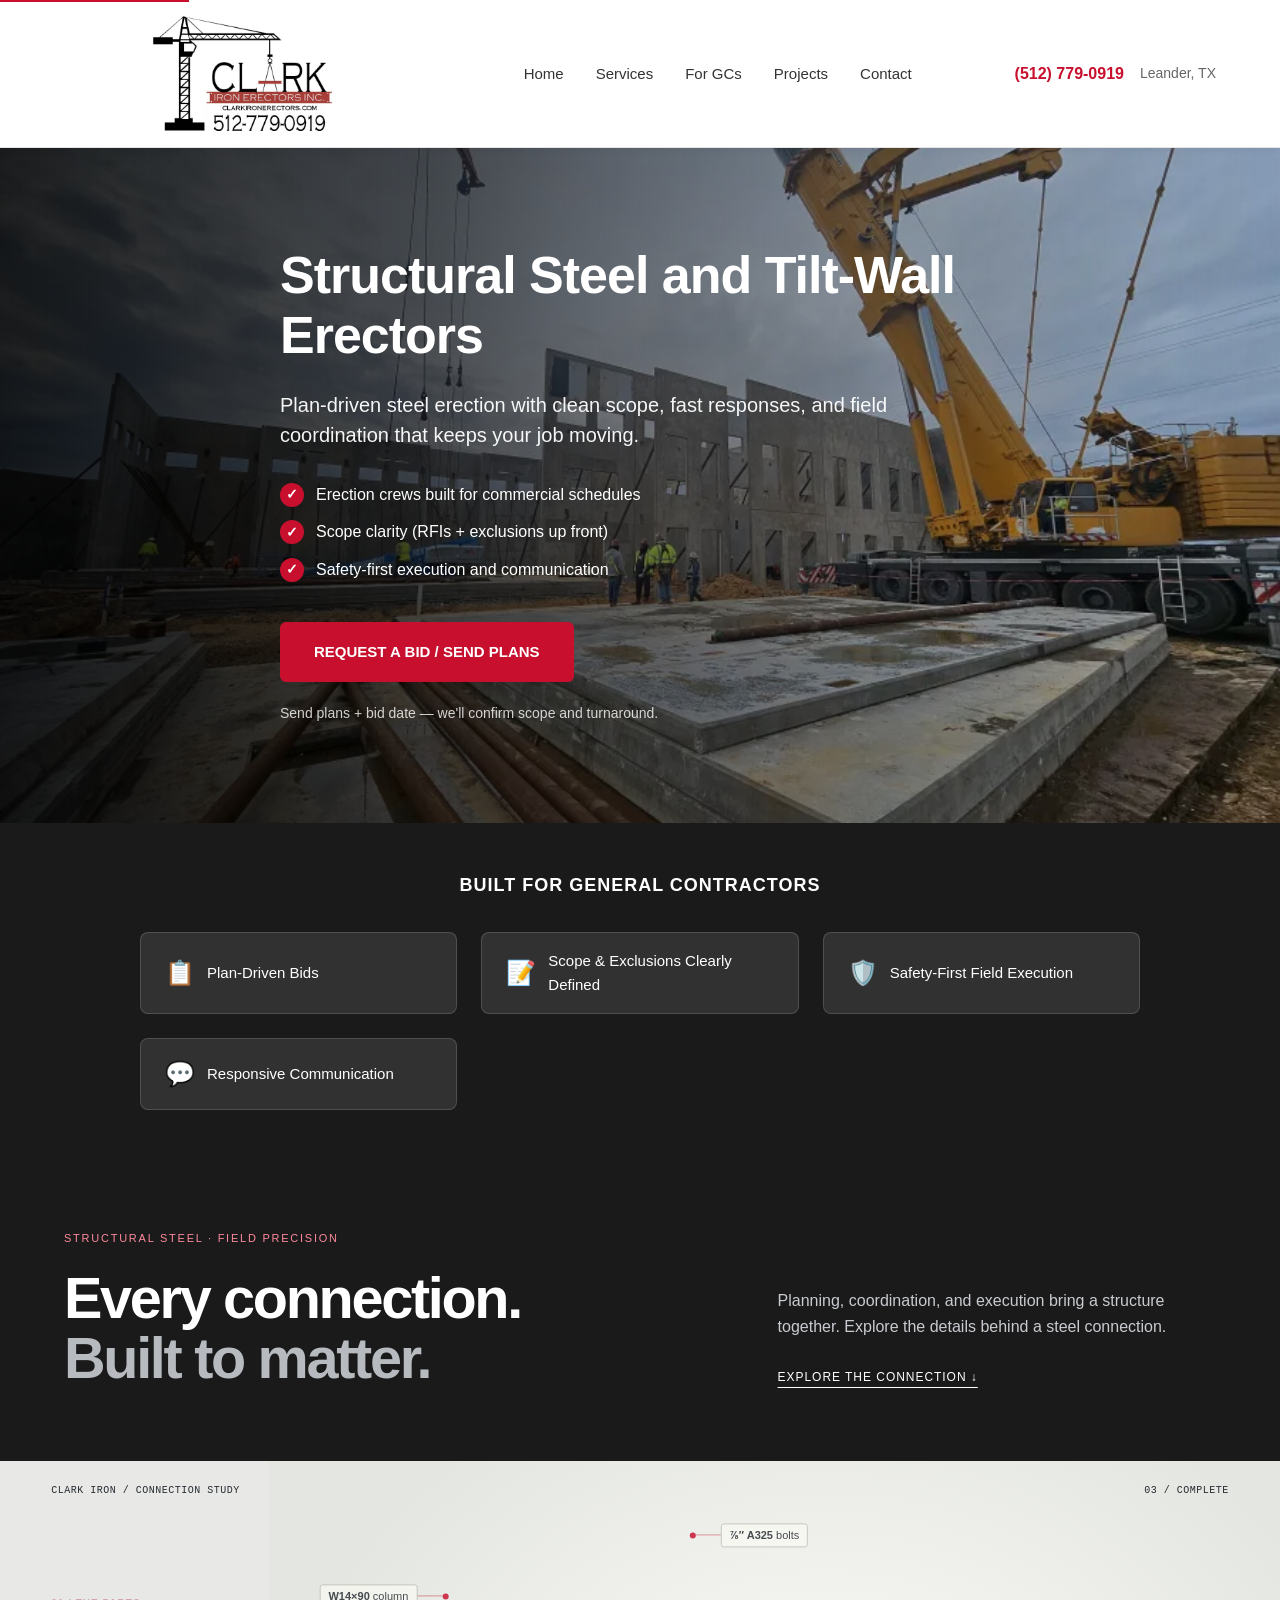
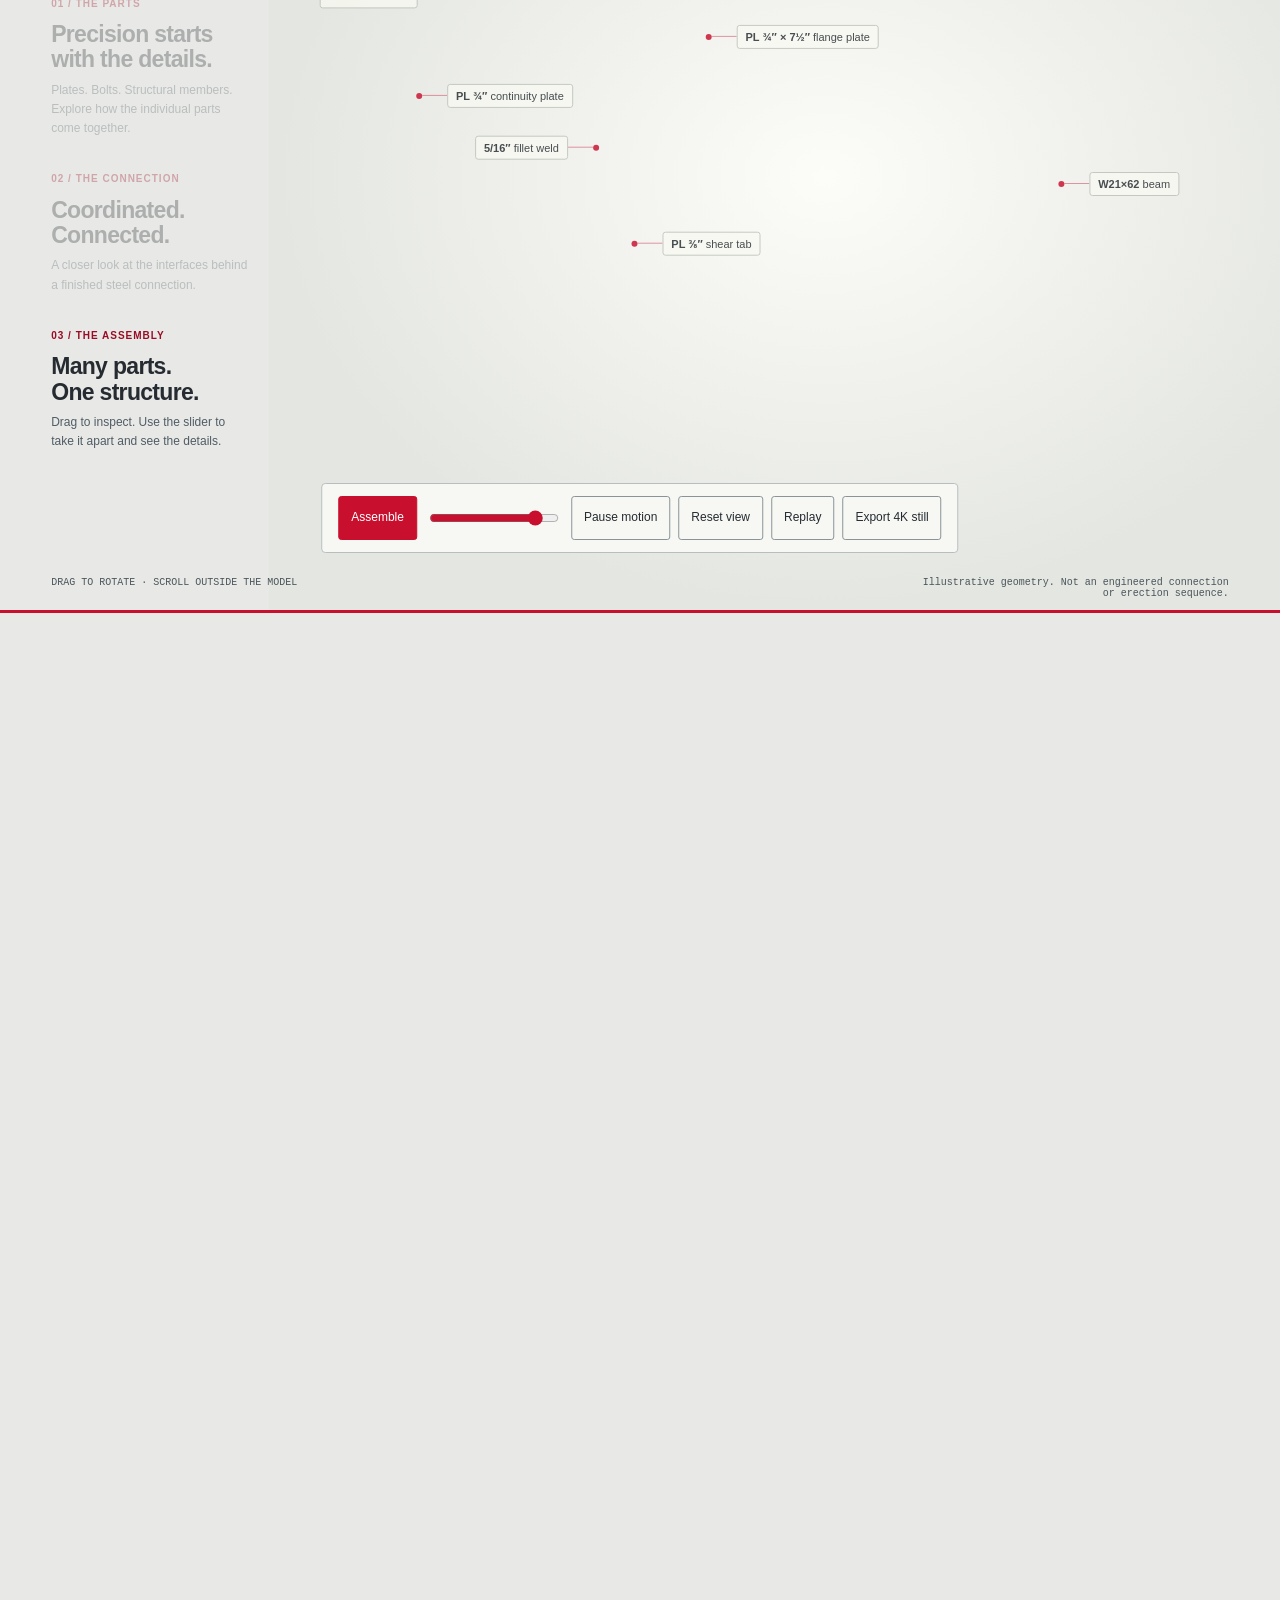
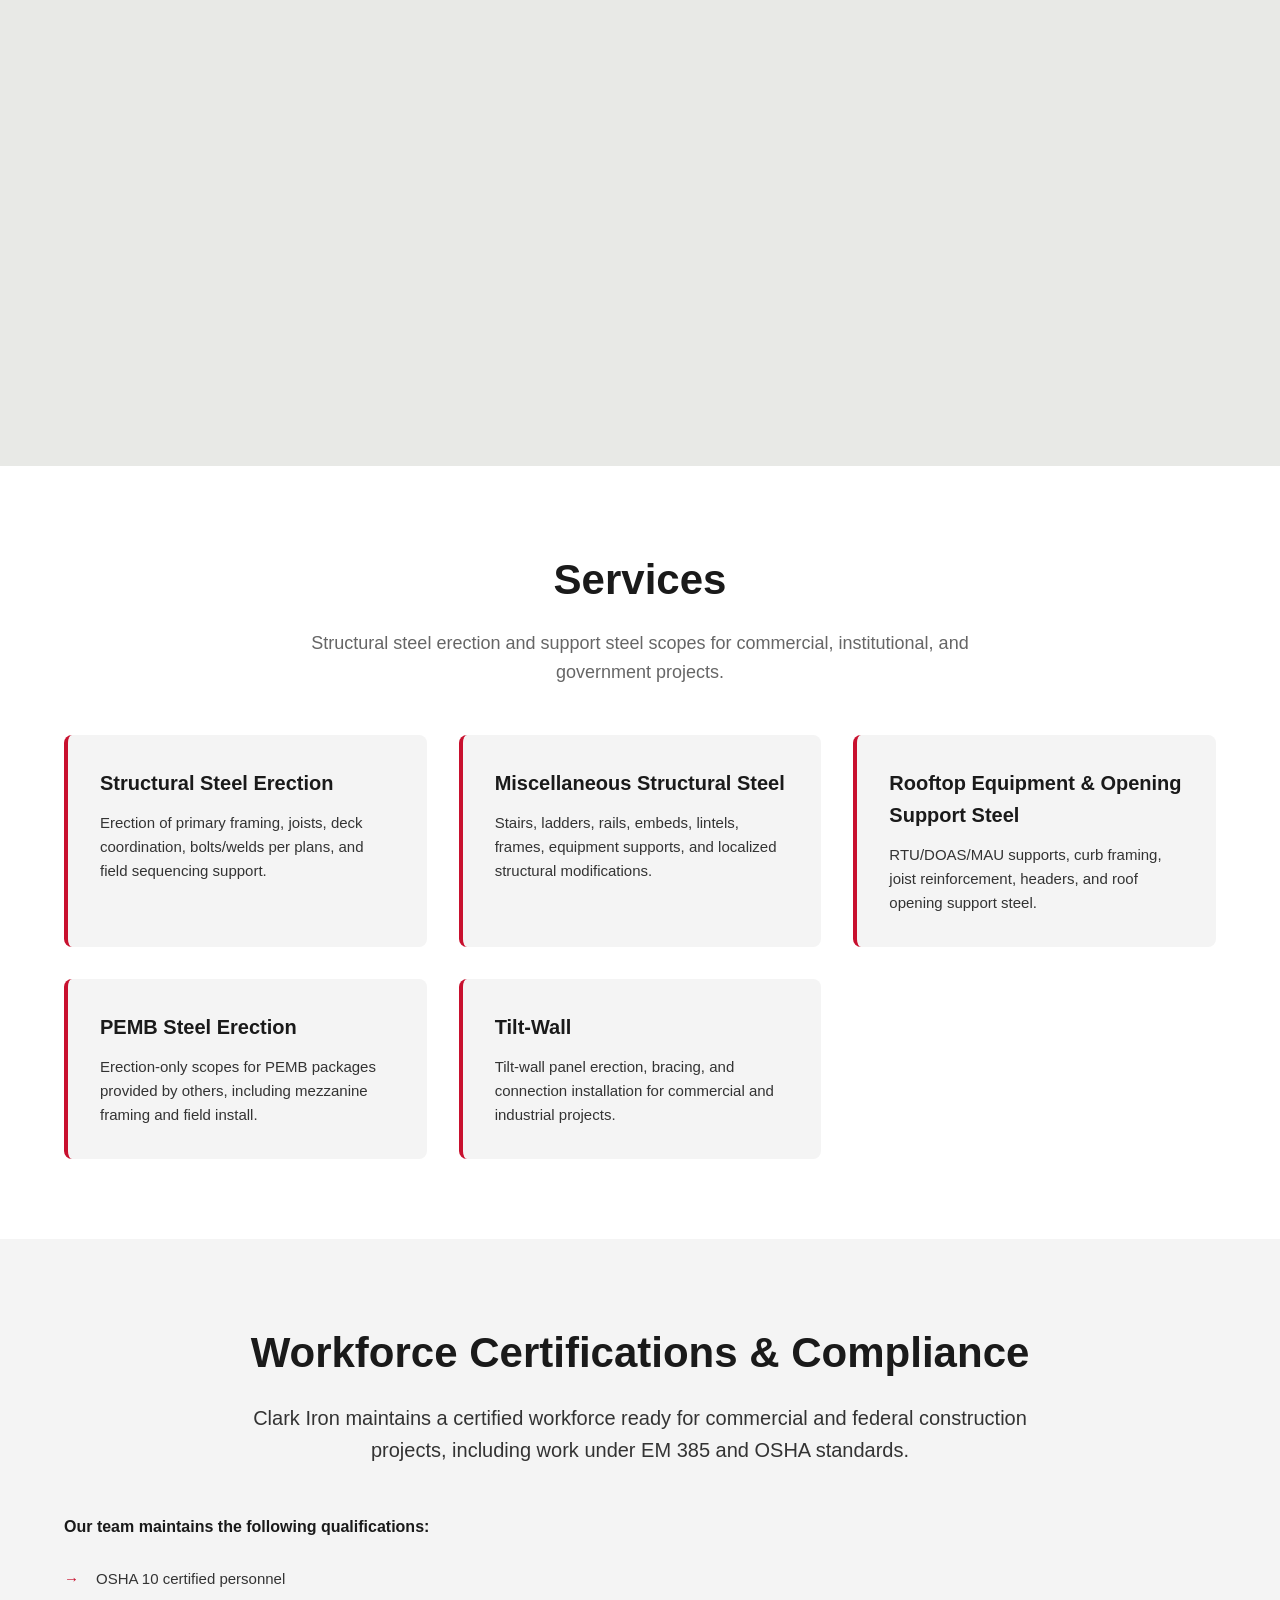
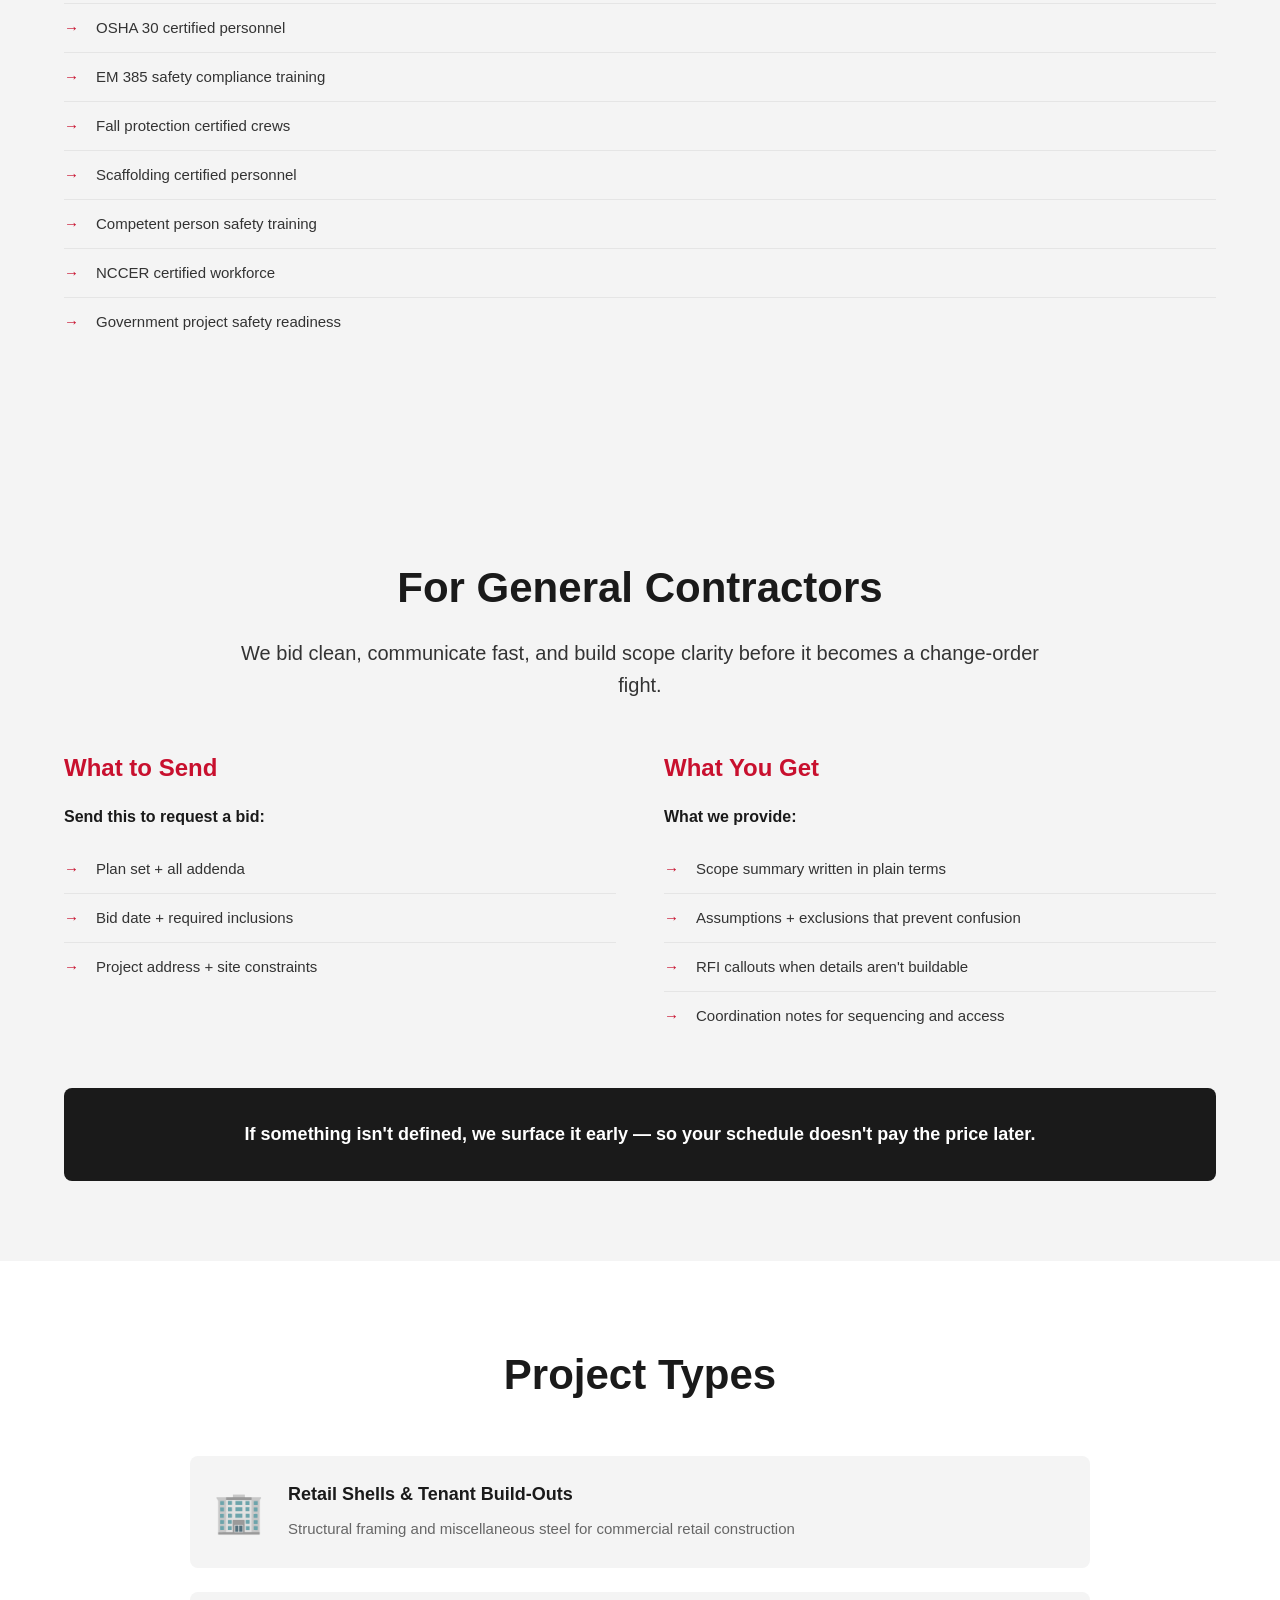
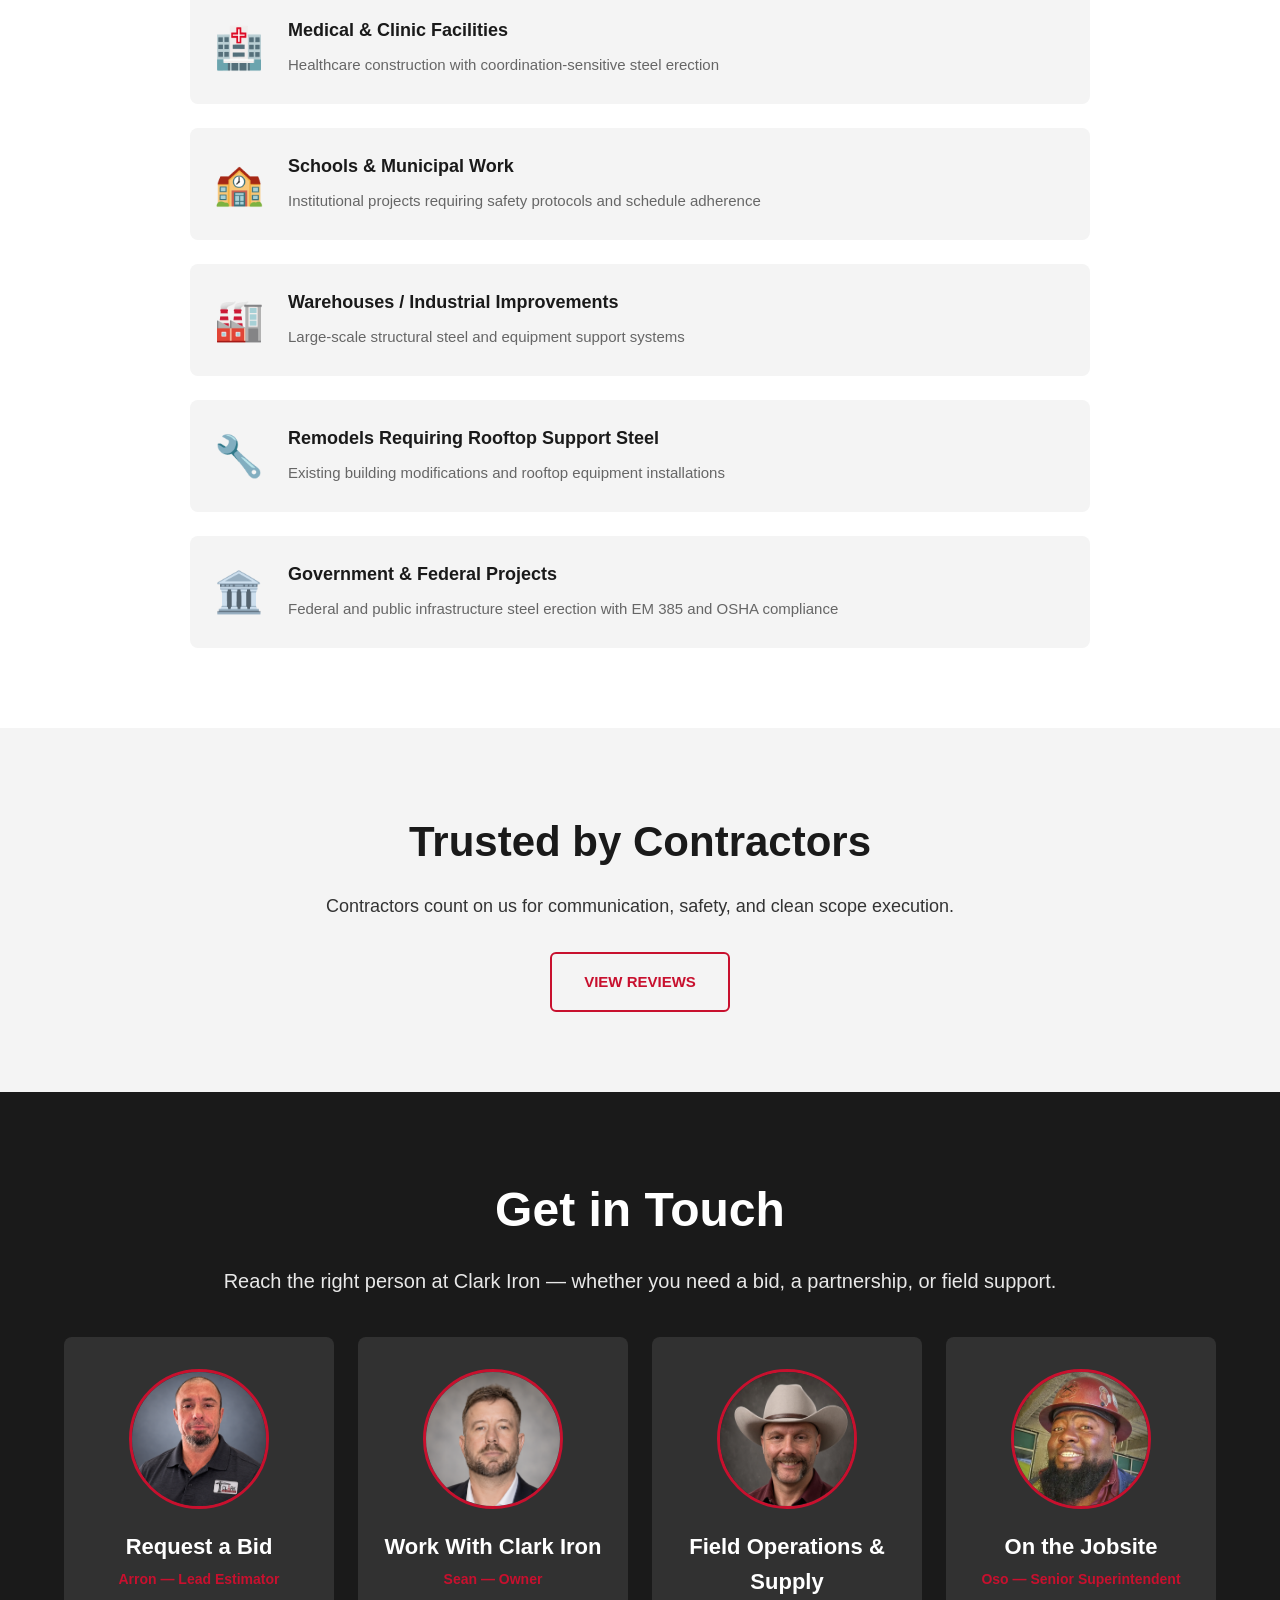
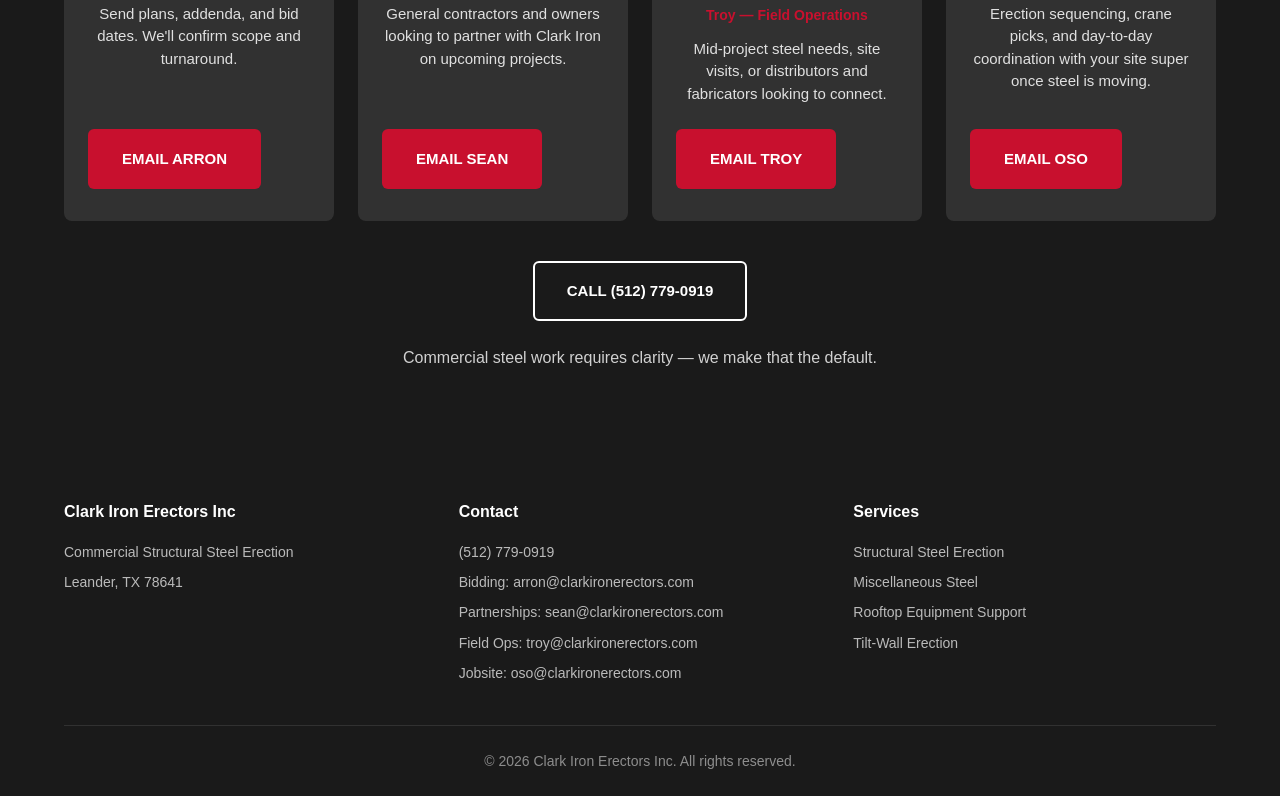
<file: index.html>
<!DOCTYPE html>
<html lang="en">
<head>
    <meta charset="UTF-8">
    <meta name="viewport" content="width=device-width, initial-scale=1.0">

    <!-- Primary Meta Tags -->
    <title>Clark Iron Erectors Inc | Commercial Structural Steel Erection</title>
    <meta name="title" content="Clark Iron Erectors Inc | Commercial Structural Steel Erection">
    <meta name="description" content="Commercial structural steel erection and miscellaneous steel for general contractors in Leander, TX. Plan-driven bids, scope clarity, and safety-first execution.">
    <meta name="keywords" content="structural steel erection, miscellaneous steel, commercial steel, steel erectors, Leander TX, Austin TX, tilt-wall erection, general contractors, PEMB erection, rooftop steel supports, structural steel contractor, government contractor, Army Corps of Engineers, commercial steel construction, federal construction contractor">
    <meta name="robots" content="index, follow">
    <meta name="language" content="English">
    <meta name="author" content="Clark Iron Erectors Inc">

    <!-- Open Graph / Facebook -->
    <meta property="og:type" content="website">
    <meta property="og:url" content="https://www.clarkironerectors.com/">
    <meta property="og:title" content="Clark Iron Erectors Inc | Commercial Structural Steel Erection">
    <meta property="og:description" content="Commercial structural steel erection and miscellaneous steel for general contractors in Leander, TX. Plan-driven bids, scope clarity, and safety-first execution.">
    <meta property="og:image" content="https://www.clarkironerectors.com/images/crane-precast-hero.webp">
    <meta property="og:locale" content="en_US">
    <meta property="og:site_name" content="Clark Iron Erectors Inc">

    <!-- Twitter -->
    <meta property="twitter:card" content="summary_large_image">
    <meta property="twitter:url" content="https://www.clarkironerectors.com/">
    <meta property="twitter:title" content="Clark Iron Erectors Inc | Commercial Structural Steel Erection">
    <meta property="twitter:description" content="Commercial structural steel erection and miscellaneous steel for general contractors in Leander, TX. Plan-driven bids, scope clarity, and safety-first execution.">
    <meta property="twitter:image" content="https://www.clarkironerectors.com/images/crane-precast-hero.webp">

    <!-- Favicon -->
    <link rel="icon" type="image/x-icon" href="/favicon.ico">
    <link rel="icon" type="image/png" sizes="32x32" href="/favicon-32x32.png">
    <link rel="icon" type="image/png" sizes="16x16" href="/favicon-16x16.png">
    <link rel="apple-touch-icon" sizes="180x180" href="/apple-touch-icon.png">

    <!-- Canonical URL -->
    <link rel="canonical" href="https://www.clarkironerectors.com/">

    <!-- Sitemap -->
    <link rel="sitemap" type="application/xml" title="Sitemap" href="/sitemap.xml">

    <link rel="stylesheet" href="css/styles.css">
    <link rel="stylesheet" href="css/kinetic.css?v=orbit-3">

    <!-- Structured Data / Schema.org -->
    <script type="application/ld+json">
    {
      "@context": "https://schema.org",
      "@type": "LocalBusiness",
      "@id": "https://www.clarkironerectors.com/#organization",
      "name": "Clark Iron Erectors Inc",
      "image": "https://www.clarkironerectors.com/images/crane-precast-hero.webp",
      "description": "Commercial structural steel erection and miscellaneous steel for general contractors in Leander, TX. Plan-driven bids, scope clarity, and safety-first execution.",
      "url": "https://www.clarkironerectors.com/",
      "telephone": "+15127790919",
      "email": "sean@clarkironerectors.com",
      "address": {
        "@type": "PostalAddress",
        "streetAddress": "",
        "addressLocality": "Leander",
        "addressRegion": "TX",
        "postalCode": "78641",
        "addressCountry": "US"
      },
      "geo": {
        "@type": "GeoCoordinates",
        "latitude": 30.505198,
        "longitude": -97.820503
      },
      "areaServed": {
        "@type": "GeoCircle",
        "geoMidpoint": {
          "@type": "GeoCoordinates",
          "latitude": 30.505198,
          "longitude": -97.820503
        },
        "geoRadius": "100000"
      },
      "priceRange": "$$",
      "openingHoursSpecification": [
        {
          "@type": "OpeningHoursSpecification",
          "dayOfWeek": [
            "Monday",
            "Tuesday",
            "Wednesday",
            "Thursday",
            "Friday"
          ],
          "opens": "07:00",
          "closes": "17:00"
        }
      ],
      "sameAs": [
        "https://www.google.com/search?q=clark+iron+erectors"
      ],
      "hasOfferCatalog": {
        "@type": "OfferCatalog",
        "name": "Steel Erection Services",
        "itemListElement": [
          {
            "@type": "Offer",
            "itemOffered": {
              "@type": "Service",
              "name": "Structural Steel Erection",
              "description": "Erection of primary framing, joists, deck coordination, bolts/welds per plans, and field sequencing support."
            }
          },
          {
            "@type": "Offer",
            "itemOffered": {
              "@type": "Service",
              "name": "Miscellaneous Structural Steel",
              "description": "Stairs, ladders, rails, embeds, lintels, frames, equipment supports, and localized structural modifications."
            }
          },
          {
            "@type": "Offer",
            "itemOffered": {
              "@type": "Service",
              "name": "Rooftop Equipment & Opening Support Steel",
              "description": "RTU/DOAS/MAU supports, curb framing, joist reinforcement, headers, and roof opening support steel."
            }
          },
          {
            "@type": "Offer",
            "itemOffered": {
              "@type": "Service",
              "name": "PEMB Steel Erection",
              "description": "Erection-only scopes for PEMB packages provided by others, including mezzanine framing and field install."
            }
          }
        ]
      }
    }
    </script>
</head>
<body>
    <!-- Skip to main content link for accessibility -->
    <a href="#main-content" class="skip-to-content">Skip to main content</a>

    <!-- HEADER / NAVIGATION -->
    <header class="site-header">
        <div class="container">
            <div class="header-content">
                <div class="logo">
                    <a href="#home">
                        <img src="images/logo_2.png" alt="Clark Iron Erectors Inc" class="logo-img">
                    </a>
                </div>
                <nav class="main-nav" aria-label="Primary navigation">
                    <ul>
                        <li><a href="#home">Home</a></li>
                        <li><a href="#services">Services</a></li>
                        <li><a href="#for-gcs">For GCs</a></li>
                        <li><a href="#projects">Projects</a></li>
                        <li><a href="#contact">Contact</a></li>
                    </ul>
                </nav>
                <div class="header-contact">
                    <a href="tel:5127790919" class="phone-link">(512) 779-0919</a>
                    <span class="location">Leander, TX</span>
                </div>
            </div>
        </div>
    </header>

    <!-- Main Content -->
    <main id="main-content">

    <!-- SECTION 1: HERO with crane/precast background -->
    <section id="home" class="hero" role="banner" aria-label="Hero section">
        <div class="hero-overlay"></div>
        <div class="container">
            <div class="hero-content">
                <h1>Structural Steel and Tilt-Wall Erectors</h1>
                <p class="hero-subheadline">Plan-driven steel erection with clean scope, fast responses, and field coordination that keeps your job moving.</p>

                <div class="hero-bullets">
                    <div class="bullet-item">
                        <span class="check-icon" aria-hidden="true">✓</span>
                        <span>Erection crews built for commercial schedules</span>
                    </div>
                    <div class="bullet-item">
                        <span class="check-icon" aria-hidden="true">✓</span>
                        <span>Scope clarity (RFIs + exclusions up front)</span>
                    </div>
                    <div class="bullet-item">
                        <span class="check-icon" aria-hidden="true">✓</span>
                        <span>Safety-first execution and communication</span>
                    </div>
                </div>

                <div class="hero-ctas">
                    <a href="#contact" class="btn btn-primary">REQUEST A BID / SEND PLANS</a>
                </div>

                <p class="hero-microline">Send plans + bid date — we'll confirm scope and turnaround.</p>
            </div>
        </div>
    </section>

    <!-- SECTION 2: GC TRUST STRIP -->
    <section class="trust-strip" aria-label="Key benefits for general contractors">
        <div class="container">
            <h2 class="trust-header">Built for General Contractors</h2>
            <div class="trust-chips">
                <div class="chip">
                    <span class="chip-icon" aria-hidden="true">📋</span>
                    <span class="chip-text">Plan-Driven Bids</span>
                </div>
                <div class="chip">
                    <span class="chip-icon" aria-hidden="true">📝</span>
                    <span class="chip-text">Scope & Exclusions Clearly Defined</span>
                </div>
                <div class="chip">
                    <span class="chip-icon" aria-hidden="true">🛡️</span>
                    <span class="chip-text">Safety-First Field Execution</span>
                </div>
                <div class="chip">
                    <span class="chip-icon" aria-hidden="true">💬</span>
                    <span class="chip-text">Responsive Communication</span>
                </div>
            </div>
        </div>
    </section>

    <section class="connection-intro" aria-labelledby="connection-heading">
        <div class="container">
            <div><p class="connection-eyebrow">STRUCTURAL STEEL · FIELD PRECISION</p>
            <h2 id="connection-heading">Every connection.<br><span>Built to matter.</span></h2></div>
            <div><p>Planning, coordination, and execution bring a structure together. Explore the details behind a steel connection.</p>
            <a href="#connection-study">EXPLORE THE CONNECTION ↓</a></div>
        </div>
    </section>
    <section class="kinetic-study" id="connection-study" aria-label="Interactive steel connection">
        <div id="kinetic-narrative" class="narrative">
        <div class="sticky">
        <div class="stage" id="kinetic-stage">
        <canvas id="kinetic-scene" draggable="false" role="img" aria-label="Illustrative 3D beam-to-column steel connection. Drag with a mouse or one finger to rotate; use the assembly slider to explore.">
        </canvas>
        <div id="kinetic-callouts">
        </div>
        <div class="tip" id="kinetic-tip">
        </div>
        <div class="fallback">This illustrative steel connection joins a W21×62 beam to a W14×90 column with flange plates, a shear tab, and structural bolts. The interactive view requires JavaScript and WebGL.</div>
        </div>
        <div class="scene-top">
        <span>CLARK IRON / CONNECTION STUDY</span>
        <span id="kinetic-phase">01 / COMPONENTS</span>
        </div>
        <div class="chapters">
        <div class="chapter active">
        <b>01 / THE PARTS</b>
        <h2>Precision starts <br>with the details.</h2>
        <p>Plates. Bolts. Structural members. Explore how the individual parts come together.</p>
        </div>
        <div class="chapter">
        <b>02 / THE CONNECTION</b>
        <h2>Coordinated. <br>Connected.</h2>
        <p>A closer look at the interfaces behind a finished steel connection.</p>
        </div>
        <div class="chapter">
        <b>03 / THE ASSEMBLY</b>
        <h2>Many parts. <br>One structure.</h2>
        <p>Drag to inspect. Use the slider to take it apart and see the details.</p>
        </div>
        </div>
        <div class="hud">
        <button type="button" disabled id="kinetic-toggle">Assemble</button>
        <input disabled id="kinetic-scrub" type="range" min="0" max="1000" value="1000" aria-label="Exploded view amount">
        <div class="control-row">
        <button type="button" disabled id="kinetic-motion">Pause motion</button>
        <button type="button" disabled id="kinetic-view">Reset view</button>
        <button type="button" disabled id="kinetic-replay">Replay</button>
        <button type="button" disabled id="kinetic-export">Export 4K still</button>
        </div>
        </div>
        <div class="scene-note">
        <span>DRAG TO ROTATE · SCROLL OUTSIDE THE MODEL</span>
        <span>Illustrative geometry. Not an engineered connection or erection sequence.</span>
        </div>
        <div class="rail">
        <i id="kinetic-progress">
        </i>
        </div>
        </div>
        </div>
        </section>

    <!-- SECTION 3: SERVICES (Commercial buckets only) -->
    <section id="services" class="services">
        <div class="container">
            <h2>Services</h2>
            <p class="section-intro">Structural steel erection and support steel scopes for commercial, institutional, and government projects.</p>

            <div class="services-grid">
                <div class="service-card">
                    <h3>Structural Steel Erection</h3>
                    <p>Erection of primary framing, joists, deck coordination, bolts/welds per plans, and field sequencing support.</p>
                </div>

                <div class="service-card">
                    <h3>Miscellaneous Structural Steel</h3>
                    <p>Stairs, ladders, rails, embeds, lintels, frames, equipment supports, and localized structural modifications.</p>
                </div>

                <div class="service-card">
                    <h3>Rooftop Equipment & Opening Support Steel</h3>
                    <p>RTU/DOAS/MAU supports, curb framing, joist reinforcement, headers, and roof opening support steel.</p>
                </div>

                <div class="service-card">
                    <h3>PEMB Steel Erection</h3>
                    <p>Erection-only scopes for PEMB packages provided by others, including mezzanine framing and field install.</p>
                </div>

                <div class="service-card">
                    <h3>Tilt-Wall</h3>
                    <p>Tilt-wall panel erection, bracing, and connection installation for commercial and industrial projects.</p>
                </div>
            </div>
        </div>
    </section>

    <!-- SECTION 4: WORKFORCE CERTIFICATIONS -->
    <section id="workforce-certifications" class="for-gcs">
        <div class="container">
            <h2>Workforce Certifications &amp; Compliance</h2>
            <p class="gc-subhead">Clark Iron maintains a certified workforce ready for commercial and federal construction projects, including work under EM 385 and OSHA standards.</p>

            <div class="gc-content">
                <div class="gc-column">
                    <p class="column-header">Our team maintains the following qualifications:</p>
                    <ul class="gc-list" aria-label="Workforce certifications and compliance qualifications">
                        <li>OSHA 10 certified personnel</li>
                        <li>OSHA 30 certified personnel</li>
                        <li>EM 385 safety compliance training</li>
                        <li>Fall protection certified crews</li>
                        <li>Scaffolding certified personnel</li>
                        <li>Competent person safety training</li>
                        <li>NCCER certified workforce</li>
                        <li>Government project safety readiness</li>
                    </ul>
                </div>
            </div>
        </div>
    </section>

    <!-- SECTION 5: FOR GENERAL CONTRACTORS -->
    <section id="for-gcs" class="for-gcs">
        <div class="container">
            <h2>For General Contractors</h2>
            <p class="gc-subhead">We bid clean, communicate fast, and build scope clarity before it becomes a change-order fight.</p>

            <div class="gc-content">
                <div class="gc-column">
                    <h3>What to Send</h3>
                    <p class="column-header">Send this to request a bid:</p>
                    <ul class="gc-list">
                        <li>Plan set + all addenda</li>
                        <li>Bid date + required inclusions</li>
                        <li>Project address + site constraints</li>
                    </ul>
                </div>

                <div class="gc-column">
                    <h3>What You Get</h3>
                    <p class="column-header">What we provide:</p>
                    <ul class="gc-list">
                        <li>Scope summary written in plain terms</li>
                        <li>Assumptions + exclusions that prevent confusion</li>
                        <li>RFI callouts when details aren't buildable</li>
                        <li>Coordination notes for sequencing and access</li>
                    </ul>
                </div>
            </div>

            <div class="gc-closer">
                <p>If something isn't defined, we surface it early — so your schedule doesn't pay the price later.</p>
            </div>
        </div>
    </section>

    <!-- SECTION 6: PROJECT TYPES -->
    <section id="projects" class="project-types">
        <div class="container">
            <h2>Project Types</h2>

            <div class="project-list">
                <div class="project-item">
                    <div class="project-icon" aria-hidden="true">🏢</div>
                    <div class="project-info">
                        <h3>Retail Shells & Tenant Build-Outs</h3>
                        <p>Structural framing and miscellaneous steel for commercial retail construction</p>
                    </div>
                </div>

                <div class="project-item">
                    <div class="project-icon" aria-hidden="true">🏥</div>
                    <div class="project-info">
                        <h3>Medical & Clinic Facilities</h3>
                        <p>Healthcare construction with coordination-sensitive steel erection</p>
                    </div>
                </div>

                <div class="project-item">
                    <div class="project-icon" aria-hidden="true">🏫</div>
                    <div class="project-info">
                        <h3>Schools & Municipal Work</h3>
                        <p>Institutional projects requiring safety protocols and schedule adherence</p>
                    </div>
                </div>

                <div class="project-item">
                    <div class="project-icon" aria-hidden="true">🏭</div>
                    <div class="project-info">
                        <h3>Warehouses / Industrial Improvements</h3>
                        <p>Large-scale structural steel and equipment support systems</p>
                    </div>
                </div>

                <div class="project-item">
                    <div class="project-icon" aria-hidden="true">🔧</div>
                    <div class="project-info">
                        <h3>Remodels Requiring Rooftop Support Steel</h3>
                        <p>Existing building modifications and rooftop equipment installations</p>
                    </div>
                </div>

                <div class="project-item">
                    <div class="project-icon" aria-hidden="true">🏛️</div>
                    <div class="project-info">
                        <h3>Government &amp; Federal Projects</h3>
                        <p>Federal and public infrastructure steel erection with EM 385 and OSHA compliance</p>
                    </div>
                </div>
            </div>
        </div>
    </section>

    <!-- SECTION 7: CONTROLLED SOCIAL PROOF -->
    <section class="social-proof">
        <div class="container">
            <h2>Trusted by Contractors</h2>
            <p class="proof-intro">Contractors count on us for communication, safety, and clean scope execution.</p>

            <div class="proof-content">
                <a href="https://www.google.com/search?q=clark+iron+erectors" target="_blank" rel="noopener noreferrer" class="btn btn-outline">VIEW REVIEWS</a>
            </div>
        </div>
    </section>

    <!-- SECTION 8: FINAL CTA -->
    <section id="contact" class="final-cta">
        <div class="container">
            <h2>Get in Touch</h2>
            <p class="cta-copy">Reach the right person at Clark Iron — whether you need a bid, a partnership, or field support.</p>

            <div class="contact-cards">
                <div class="contact-card">
                    <img src="images/arron.png" alt="Arron — Lead Estimator" class="contact-headshot" width="140" height="140">
                    <h3>Request a Bid</h3>
                    <p class="contact-role">Arron — Lead Estimator</p>
                    <p class="contact-desc">Send plans, addenda, and bid dates. We'll confirm scope and turnaround.</p>
                    <a href="mailto:arron@clarkironerectors.com?subject=Bid%20Request" class="btn btn-primary">EMAIL ARRON</a>
                </div>

                <div class="contact-card">
                    <img src="images/sean.png" alt="Sean — Owner" class="contact-headshot" width="140" height="140">
                    <h3>Work With Clark Iron</h3>
                    <p class="contact-role">Sean — Owner</p>
                    <p class="contact-desc">General contractors and owners looking to partner with Clark Iron on upcoming projects.</p>
                    <a href="mailto:sean@clarkironerectors.com?subject=Partnership%20Inquiry" class="btn btn-primary">EMAIL SEAN</a>
                </div>

                <div class="contact-card">
                    <img src="images/troy.jpg" alt="Troy — Field Operations" class="contact-headshot" width="140" height="140">
                    <h3>Field Operations &amp; Supply</h3>
                    <p class="contact-role">Troy — Field Operations</p>
                    <p class="contact-desc">Mid-project steel needs, site visits, or distributors and fabricators looking to connect.</p>
                    <a href="mailto:troy@clarkironerectors.com?subject=Field%20Operations%20Inquiry" class="btn btn-primary">EMAIL TROY</a>
                </div>

                <div class="contact-card">
                    <img src="images/oso.webp" alt="Christopher &quot;Oso&quot; Mopkins — Senior Superintendent" class="contact-headshot" width="140" height="140" loading="lazy">
                    <h3>On the Jobsite</h3>
                    <p class="contact-role">Oso — Senior Superintendent</p>
                    <p class="contact-desc">Erection sequencing, crane picks, and day-to-day coordination with your site super once steel is moving.</p>
                    <a href="mailto:oso@clarkironerectors.com?subject=Jobsite%20Coordination" class="btn btn-primary">EMAIL OSO</a>
                </div>
            </div>

            <div class="cta-buttons">
                <a href="tel:5127790919" class="btn btn-secondary">CALL (512) 779-0919</a>
            </div>

            <p class="cta-reassurance">Commercial steel work requires clarity — we make that the default.</p>
        </div>
    </section>

    </main>
    <!-- End Main Content -->

    <!-- FOOTER -->
    <footer class="site-footer">
        <div class="container">
            <div class="footer-content">
                <div class="footer-col">
                    <h4>Clark Iron Erectors Inc</h4>
                    <p>Commercial Structural Steel Erection</p>
                    <p>Leander, TX 78641</p>
                </div>

                <div class="footer-col">
                    <h4>Contact</h4>
                    <p><a href="tel:5127790919">(512) 779-0919</a></p>
                    <p>Bidding: <a href="mailto:arron@clarkironerectors.com">arron@clarkironerectors.com</a></p>
                    <p>Partnerships: <a href="mailto:sean@clarkironerectors.com">sean@clarkironerectors.com</a></p>
                    <p>Field Ops: <a href="mailto:troy@clarkironerectors.com">troy@clarkironerectors.com</a></p>
                    <p>Jobsite: <a href="mailto:oso@clarkironerectors.com">oso@clarkironerectors.com</a></p>
                </div>

                <div class="footer-col">
                    <h4>Services</h4>
                    <p>Structural Steel Erection</p>
                    <p>Miscellaneous Steel</p>
                    <p>Rooftop Equipment Support</p>
                    <p>Tilt-Wall Erection</p>
                </div>
            </div>

            <div class="footer-bottom">
                <p>&copy; 2026 Clark Iron Erectors Inc. All rights reserved.</p>
            </div>
        </div>
    </footer>

    <script src="js/main.js"></script>
    <script type="module" src="js/kinetic/load.js?v=orbit-3"></script>
</body>
</html>
</file>
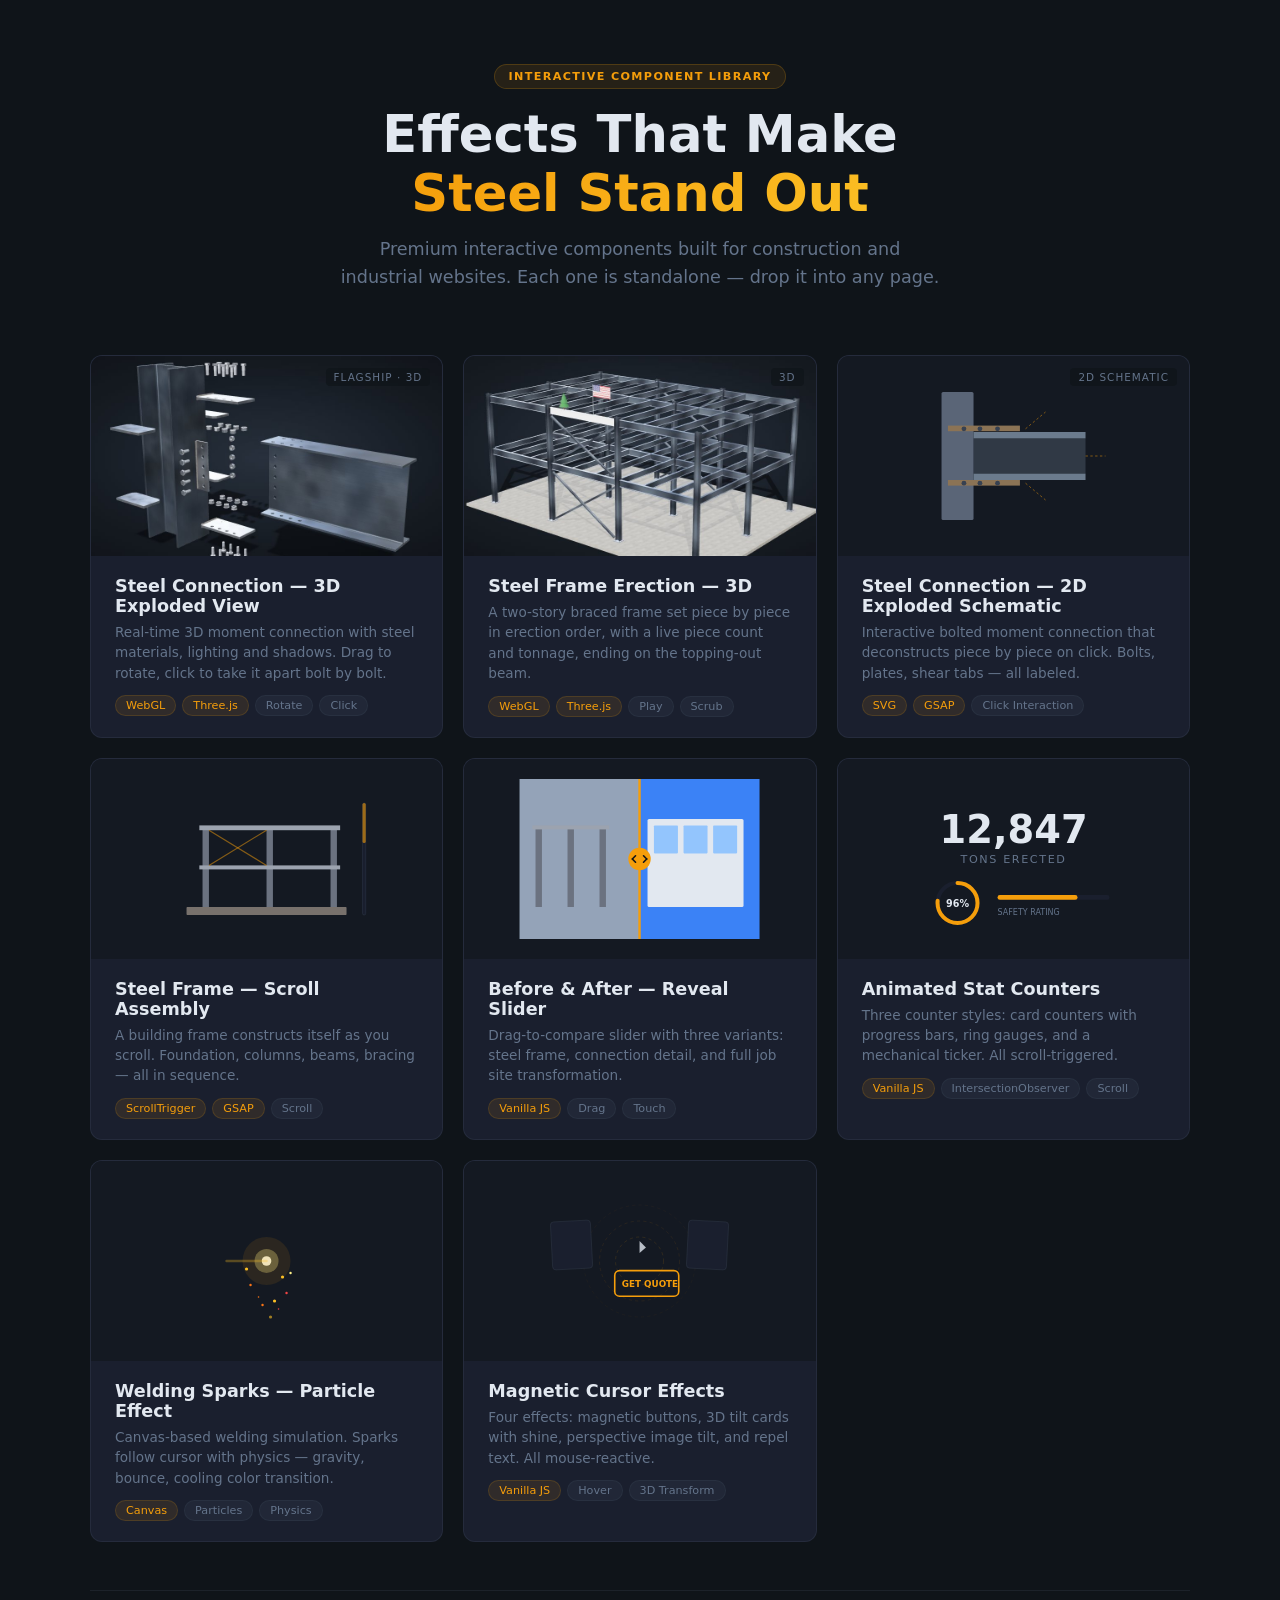
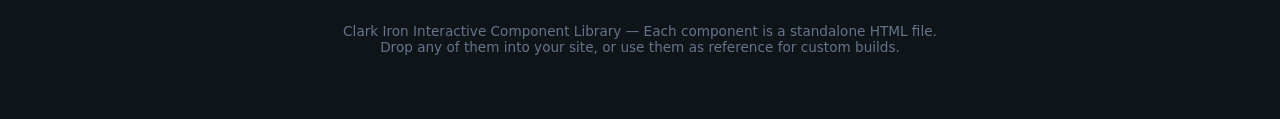
<file: components/index.html>
<!DOCTYPE html>
<html lang="en">
<head>
    <meta charset="UTF-8">
    <meta name="viewport" content="width=device-width, initial-scale=1.0">
    <title>Component Library — Clark Iron Interactive Effects</title>
    <style>
        :root {
            --bg: #0f1419;
            --surface: #1a1f2e;
            --surface-hover: #222838;
            --text: #e2e8f0;
            --text-muted: #64748b;
            --accent: #f59e0b;
            --accent-dim: rgba(245, 158, 11, 0.1);
            --border: rgba(100, 116, 139, 0.15);
        }

        * { margin: 0; padding: 0; box-sizing: border-box; }

        body {
            background: var(--bg);
            color: var(--text);
            font-family: -apple-system, BlinkMacSystemFont, 'Segoe UI', system-ui, sans-serif;
            padding: 16px;
            min-height: 100vh;
        }

        .header {
            max-width: 1100px;
            margin: 0 auto;
            padding: 3rem 0 1rem;
            text-align: center;
        }

        .header .badge {
            display: inline-block;
            background: var(--accent-dim);
            color: var(--accent);
            font-size: 0.7rem;
            font-weight: 600;
            text-transform: uppercase;
            letter-spacing: 0.12em;
            padding: 5px 14px;
            border-radius: 20px;
            border: 1px solid rgba(245, 158, 11, 0.2);
            margin-bottom: 1rem;
        }

        .header h1 {
            font-size: clamp(2rem, 5vw, 3.2rem);
            font-weight: 800;
            line-height: 1.15;
            margin-bottom: 0.75rem;
        }

        .header h1 span {
            background: linear-gradient(135deg, var(--accent) 0%, #fbbf24 100%);
            -webkit-background-clip: text;
            -webkit-text-fill-color: transparent;
            background-clip: text;
        }

        .header p {
            color: var(--text-muted);
            font-size: 1.1rem;
            max-width: 600px;
            margin: 0 auto;
            line-height: 1.6;
        }

        .grid {
            max-width: 1100px;
            margin: 3rem auto;
            display: grid;
            grid-template-columns: repeat(auto-fill, minmax(320px, 1fr));
            gap: 20px;
        }

        .card {
            background: var(--surface);
            border: 1px solid var(--border);
            border-radius: 12px;
            overflow: hidden;
            text-decoration: none;
            color: inherit;
            transition: transform 0.25s ease, box-shadow 0.25s ease, border-color 0.25s ease;
        }

        .card:hover {
            transform: translateY(-4px);
            box-shadow: 0 12px 40px rgba(0, 0, 0, 0.4);
            border-color: rgba(245, 158, 11, 0.25);
        }

        .card-preview {
            height: 200px;
            background: #141922;
            display: flex;
            align-items: center;
            justify-content: center;
            overflow: hidden;
            position: relative;
        }

        .card-preview svg {
            width: 80%;
            height: 80%;
        }

        .card-preview .preview-label {
            position: absolute;
            top: 12px;
            right: 12px;
            background: rgba(15, 20, 25, 0.7);
            color: var(--text-muted);
            font-size: 0.65rem;
            text-transform: uppercase;
            letter-spacing: 0.1em;
            padding: 3px 8px;
            border-radius: 4px;
        }

        .card-body {
            padding: 20px 24px;
        }

        .card-body h3 {
            font-size: 1.1rem;
            font-weight: 700;
            margin-bottom: 6px;
        }

        .card-body p {
            color: var(--text-muted);
            font-size: 0.85rem;
            line-height: 1.5;
            margin-bottom: 12px;
        }

        .card-tags {
            display: flex;
            gap: 6px;
            flex-wrap: wrap;
        }

        .tag {
            background: rgba(100, 116, 139, 0.1);
            color: var(--text-muted);
            font-size: 0.7rem;
            padding: 3px 10px;
            border-radius: 20px;
            border: 1px solid rgba(100, 116, 139, 0.1);
        }

        .tag.accent {
            background: var(--accent-dim);
            color: var(--accent);
            border-color: rgba(245, 158, 11, 0.15);
        }

        .footer {
            max-width: 1100px;
            margin: 2rem auto 3rem;
            text-align: center;
            padding-top: 2rem;
            border-top: 1px solid var(--border);
        }

        .footer p {
            color: var(--text-muted);
            font-size: 0.85rem;
        }

        .footer a {
            color: var(--accent);
            text-decoration: none;
        }

        .footer a:hover {
            text-decoration: underline;
        }
    </style>
</head>
<body>

<div class="header">
    <span class="badge">Interactive Component Library</span>
    <h1>Effects That Make<br><span>Steel Stand Out</span></h1>
    <p>Premium interactive components built for construction and industrial websites. Each one is standalone — drop it into any page.</p>
</div>

<div class="grid">

    <a class="card" href="exploded-view/steel-connection-3d.html">
        <div class="card-preview">
            <span class="preview-label">Flagship &middot; 3D</span>
            <img src="exploded-view/preview-3d.jpg" alt="3D exploded steel moment connection" style="width:100%;height:100%;object-fit:cover;">
        </div>
        <div class="card-body">
            <h3>Steel Connection — 3D Exploded View</h3>
            <p>Real-time 3D moment connection with steel materials, lighting and shadows. Drag to rotate, click to take it apart bolt by bolt.</p>
            <div class="card-tags">
                <span class="tag accent">WebGL</span>
                <span class="tag accent">Three.js</span>
                <span class="tag">Rotate</span>
                <span class="tag">Click</span>
            </div>
        </div>
    </a>

    <a class="card" href="scroll-assembly/frame-erection-3d.html">
        <div class="card-preview">
            <span class="preview-label">3D</span>
            <img src="scroll-assembly/preview-erection.jpg" alt="3D steel frame topped out with flag and evergreen" style="width:100%;height:100%;object-fit:cover;">
        </div>
        <div class="card-body">
            <h3>Steel Frame Erection — 3D</h3>
            <p>A two-story braced frame set piece by piece in erection order, with a live piece count and tonnage, ending on the topping-out beam.</p>
            <div class="card-tags">
                <span class="tag accent">WebGL</span>
                <span class="tag accent">Three.js</span>
                <span class="tag">Play</span>
                <span class="tag">Scrub</span>
            </div>
        </div>
    </a>

    <a class="card" href="exploded-view/steel-connection.html">
        <div class="card-preview">
            <span class="preview-label">2D Schematic</span>
            <svg viewBox="0 0 300 200" xmlns="http://www.w3.org/2000/svg">
                <rect x="60" y="20" width="40" height="160" fill="#5a6577" rx="2"/>
                <rect x="100" y="70" width="140" height="8" fill="#6b7b8d"/>
                <rect x="100" y="122" width="140" height="8" fill="#6b7b8d"/>
                <rect x="100" y="78" width="140" height="44" fill="#5a6a7c" opacity="0.4"/>
                <rect x="68" y="62" width="90" height="7" fill="#8b7355"/>
                <rect x="68" y="130" width="90" height="7" fill="#8b7355"/>
                <circle cx="88" cy="66" r="3" fill="#374151"/>
                <circle cx="108" cy="66" r="3" fill="#374151"/>
                <circle cx="130" cy="66" r="3" fill="#374151"/>
                <circle cx="88" cy="134" r="3" fill="#374151"/>
                <circle cx="108" cy="134" r="3" fill="#374151"/>
                <circle cx="130" cy="134" r="3" fill="#374151"/>
                <!-- Exploded hint arrows -->
                <line x1="165" y1="66" x2="190" y2="45" stroke="#f59e0b" stroke-width="1" stroke-dasharray="3,3" opacity="0.6"/>
                <line x1="165" y1="134" x2="190" y2="155" stroke="#f59e0b" stroke-width="1" stroke-dasharray="3,3" opacity="0.6"/>
                <line x1="240" y1="100" x2="265" y2="100" stroke="#f59e0b" stroke-width="1" stroke-dasharray="3,3" opacity="0.6"/>
            </svg>
        </div>
        <div class="card-body">
            <h3>Steel Connection — 2D Exploded Schematic</h3>
            <p>Interactive bolted moment connection that deconstructs piece by piece on click. Bolts, plates, shear tabs — all labeled.</p>
            <div class="card-tags">
                <span class="tag accent">SVG</span>
                <span class="tag accent">GSAP</span>
                <span class="tag">Click Interaction</span>
            </div>
        </div>
    </a>

    <a class="card" href="scroll-assembly/beam-assembly.html">
        <div class="card-preview">
            <svg viewBox="0 0 300 200" xmlns="http://www.w3.org/2000/svg">
                <rect x="50" y="160" width="200" height="10" fill="#78716c" rx="1"/>
                <rect x="70" y="60" width="8" height="100" fill="#6b7280"/>
                <rect x="150" y="60" width="8" height="100" fill="#6b7280"/>
                <rect x="230" y="60" width="8" height="100" fill="#6b7280"/>
                <rect x="66" y="58" width="176" height="6" fill="#9ca3af"/>
                <rect x="66" y="108" width="176" height="5" fill="#9ca3af"/>
                <line x1="78" y1="64" x2="150" y2="108" stroke="#f59e0b" stroke-width="1.5" opacity="0.5"/>
                <line x1="150" y1="64" x2="78" y2="108" stroke="#f59e0b" stroke-width="1.5" opacity="0.5"/>
                <!-- Scroll indicator -->
                <rect x="270" y="30" width="4" height="140" rx="2" fill="#1a1f2e" stroke="#374151" stroke-width="0.5"/>
                <rect x="270" y="30" width="4" height="50" rx="2" fill="#f59e0b" opacity="0.6"/>
            </svg>
        </div>
        <div class="card-body">
            <h3>Steel Frame — Scroll Assembly</h3>
            <p>A building frame constructs itself as you scroll. Foundation, columns, beams, bracing — all in sequence.</p>
            <div class="card-tags">
                <span class="tag accent">ScrollTrigger</span>
                <span class="tag accent">GSAP</span>
                <span class="tag">Scroll</span>
            </div>
        </div>
    </a>

    <a class="card" href="before-after/reveal-slider.html">
        <div class="card-preview">
            <svg viewBox="0 0 300 200" xmlns="http://www.w3.org/2000/svg">
                <!-- Before side -->
                <rect width="150" height="200" fill="#94a3b8"/>
                <rect x="20" y="60" width="8" height="100" fill="#6b7280"/>
                <rect x="60" y="60" width="8" height="100" fill="#6b7280"/>
                <rect x="100" y="60" width="8" height="100" fill="#6b7280"/>
                <rect x="16" y="58" width="96" height="5" fill="#9ca3af"/>
                <!-- After side -->
                <rect x="150" width="150" height="200" fill="#3b82f6"/>
                <rect x="160" y="50" width="120" height="110" fill="#e2e8f0" rx="2"/>
                <rect x="168" y="58" width="30" height="35" fill="#93c5fd" rx="1"/>
                <rect x="205" y="58" width="30" height="35" fill="#93c5fd" rx="1"/>
                <rect x="242" y="58" width="30" height="35" fill="#93c5fd" rx="1"/>
                <!-- Divider -->
                <line x1="150" y1="0" x2="150" y2="200" stroke="#f59e0b" stroke-width="3"/>
                <circle cx="150" cy="100" r="14" fill="#f59e0b"/>
                <line x1="141" y1="100" x2="145" y2="96" stroke="#0f1419" stroke-width="2" stroke-linecap="round"/>
                <line x1="141" y1="100" x2="145" y2="104" stroke="#0f1419" stroke-width="2" stroke-linecap="round"/>
                <line x1="159" y1="100" x2="155" y2="96" stroke="#0f1419" stroke-width="2" stroke-linecap="round"/>
                <line x1="159" y1="100" x2="155" y2="104" stroke="#0f1419" stroke-width="2" stroke-linecap="round"/>
            </svg>
        </div>
        <div class="card-body">
            <h3>Before &amp; After — Reveal Slider</h3>
            <p>Drag-to-compare slider with three variants: steel frame, connection detail, and full job site transformation.</p>
            <div class="card-tags">
                <span class="tag accent">Vanilla JS</span>
                <span class="tag">Drag</span>
                <span class="tag">Touch</span>
            </div>
        </div>
    </a>

    <a class="card" href="counters/stat-counters.html">
        <div class="card-preview">
            <svg viewBox="0 0 300 200" xmlns="http://www.w3.org/2000/svg">
                <text x="150" y="80" text-anchor="middle" fill="#e2e8f0" font-size="48" font-weight="800" font-family="system-ui">12,847</text>
                <text x="150" y="105" text-anchor="middle" fill="#64748b" font-size="14" font-family="system-ui" text-transform="uppercase" letter-spacing="2">TONS ERECTED</text>
                <!-- Ring gauge -->
                <circle cx="80" cy="155" r="25" fill="none" stroke="#1a1f2e" stroke-width="5"/>
                <circle cx="80" cy="155" r="25" fill="none" stroke="#f59e0b" stroke-width="5" stroke-dasharray="120 157" stroke-linecap="round" transform="rotate(-90, 80, 155)"/>
                <text x="80" y="160" text-anchor="middle" fill="#e2e8f0" font-size="12" font-weight="700" font-family="system-ui">96%</text>
                <!-- Bar -->
                <rect x="130" y="145" width="140" height="6" rx="3" fill="#1a1f2e"/>
                <rect x="130" y="145" width="100" height="6" rx="3" fill="#f59e0b"/>
                <text x="130" y="170" fill="#64748b" font-size="10" font-family="system-ui">SAFETY RATING</text>
            </svg>
        </div>
        <div class="card-body">
            <h3>Animated Stat Counters</h3>
            <p>Three counter styles: card counters with progress bars, ring gauges, and a mechanical ticker. All scroll-triggered.</p>
            <div class="card-tags">
                <span class="tag accent">Vanilla JS</span>
                <span class="tag">IntersectionObserver</span>
                <span class="tag">Scroll</span>
            </div>
        </div>
    </a>

    <a class="card" href="particles/welding-sparks.html">
        <div class="card-preview">
            <svg viewBox="0 0 300 200" xmlns="http://www.w3.org/2000/svg">
                <!-- Weld point glow -->
                <circle cx="150" cy="100" r="6" fill="#fff" opacity="0.9"/>
                <circle cx="150" cy="100" r="15" fill="#fef08a" opacity="0.3"/>
                <circle cx="150" cy="100" r="30" fill="#f59e0b" opacity="0.1"/>
                <!-- Sparks -->
                <circle cx="170" cy="120" r="2" fill="#fbbf24"/>
                <circle cx="130" cy="130" r="1.5" fill="#f97316"/>
                <circle cx="175" cy="140" r="1.5" fill="#ef4444"/>
                <circle cx="160" cy="150" r="2" fill="#fbbf24"/>
                <circle cx="140" cy="145" r="1" fill="#f97316"/>
                <circle cx="180" cy="115" r="1.5" fill="#fef08a"/>
                <circle cx="125" cy="110" r="2" fill="#fbbf24"/>
                <circle cx="165" cy="160" r="1" fill="#ef4444"/>
                <circle cx="145" cy="155" r="1.5" fill="#f97316"/>
                <circle cx="155" cy="170" r="2" fill="#fbbf24" opacity="0.6"/>
                <!-- Weld line -->
                <line x1="100" y1="100" x2="150" y2="100" stroke="#fbbf24" stroke-width="3" opacity="0.3" stroke-linecap="round"/>
            </svg>
        </div>
        <div class="card-body">
            <h3>Welding Sparks — Particle Effect</h3>
            <p>Canvas-based welding simulation. Sparks follow cursor with physics — gravity, bounce, cooling color transition.</p>
            <div class="card-tags">
                <span class="tag accent">Canvas</span>
                <span class="tag">Particles</span>
                <span class="tag">Physics</span>
            </div>
        </div>
    </a>

    <a class="card" href="cursor-effects/magnetic.html">
        <div class="card-preview">
            <svg viewBox="0 0 300 200" xmlns="http://www.w3.org/2000/svg">
                <!-- Cursor -->
                <path d="M150,90 L150,75 L158,83 Z" fill="#e2e8f0" opacity="0.8"/>
                <!-- Magnetic field lines -->
                <circle cx="150" cy="100" r="30" fill="none" stroke="#f59e0b" stroke-width="0.5" stroke-dasharray="4,4" opacity="0.3"/>
                <circle cx="150" cy="100" r="50" fill="none" stroke="#f59e0b" stroke-width="0.5" stroke-dasharray="4,4" opacity="0.2"/>
                <circle cx="150" cy="100" r="70" fill="none" stroke="#f59e0b" stroke-width="0.5" stroke-dasharray="4,4" opacity="0.1"/>
                <!-- Button being pulled -->
                <rect x="115" y="115" width="80" height="32" rx="6" fill="none" stroke="#f59e0b" stroke-width="2" transform="translate(4, -3)"/>
                <text x="159" y="135" text-anchor="middle" fill="#f59e0b" font-size="11" font-weight="600" font-family="system-ui" transform="translate(4, -3)">GET QUOTE</text>
                <!-- Cards -->
                <rect x="40" y="50" width="50" height="60" rx="4" fill="#1a1f2e" stroke="#374151" stroke-width="0.5" transform="rotate(-3, 65, 80)"/>
                <rect x="210" y="50" width="50" height="60" rx="4" fill="#1a1f2e" stroke="#374151" stroke-width="0.5" transform="rotate(3, 235, 80)"/>
            </svg>
        </div>
        <div class="card-body">
            <h3>Magnetic Cursor Effects</h3>
            <p>Four effects: magnetic buttons, 3D tilt cards with shine, perspective image tilt, and repel text. All mouse-reactive.</p>
            <div class="card-tags">
                <span class="tag accent">Vanilla JS</span>
                <span class="tag">Hover</span>
                <span class="tag">3D Transform</span>
            </div>
        </div>
    </a>

</div>

<div class="footer">
    <p>Clark Iron Interactive Component Library &mdash; Each component is a standalone HTML file.<br>
    Drop any of them into your site, or use them as reference for custom builds.</p>
</div>

</body>
</html>
</file>
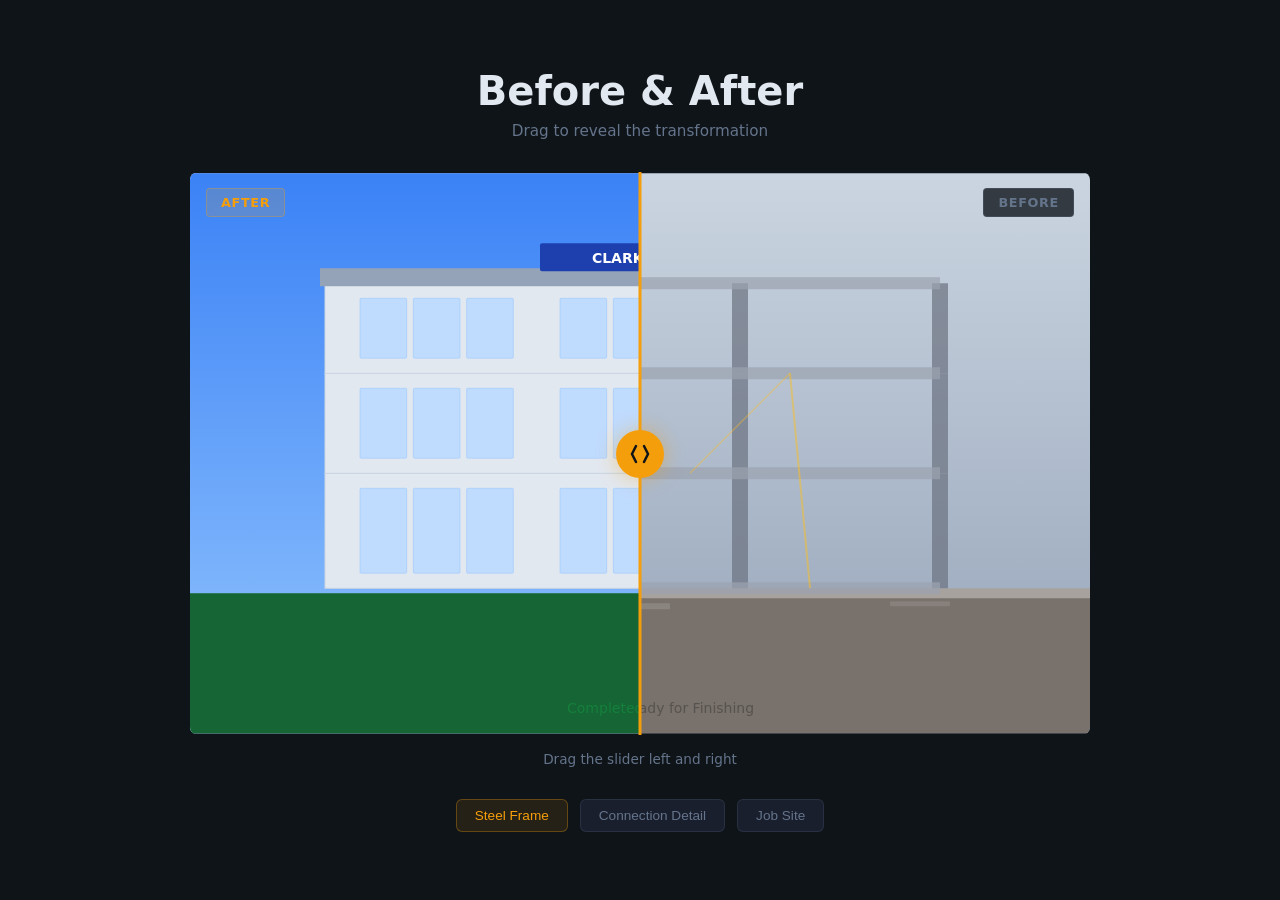
<file: components/before-after/reveal-slider.html>
<!DOCTYPE html>
<html lang="en">
<head>
    <meta charset="UTF-8">
    <meta name="viewport" content="width=device-width, initial-scale=1.0">
    <title>Before/After — Reveal Slider</title>
    <style>
        :root {
            --bg: #0f1419;
            --surface: #1a1f2e;
            --text: #e2e8f0;
            --text-muted: #64748b;
            --accent: #f59e0b;
            --steel: #6b7280;
        }

        * { margin: 0; padding: 0; box-sizing: border-box; }

        body {
            background: var(--bg);
            color: var(--text);
            font-family: -apple-system, BlinkMacSystemFont, 'Segoe UI', system-ui, sans-serif;
            min-height: 100vh;
            display: flex;
            flex-direction: column;
            align-items: center;
            justify-content: center;
            padding: 16px;
        }

        h1 {
            font-size: clamp(1.5rem, 4vw, 2.5rem);
            font-weight: 700;
            margin-bottom: 0.5rem;
            text-align: center;
        }

        .subtitle {
            color: var(--text-muted);
            font-size: 0.95rem;
            margin-bottom: 2rem;
            text-align: center;
        }

        .reveal-container {
            position: relative;
            width: 100%;
            max-width: 900px;
            aspect-ratio: 16 / 10;
            overflow: hidden;
            border-radius: 8px;
            cursor: col-resize;
            user-select: none;
            -webkit-user-select: none;
        }

        .reveal-layer {
            position: absolute;
            top: 0;
            left: 0;
            width: 100%;
            height: 100%;
        }

        .reveal-before {
            z-index: 1;
        }

        .reveal-after {
            z-index: 2;
            clip-path: inset(0 50% 0 0);
        }

        .reveal-before svg,
        .reveal-after svg {
            width: 100%;
            height: 100%;
        }

        .slider-line {
            position: absolute;
            top: 0;
            left: 50%;
            width: 3px;
            height: 100%;
            background: var(--accent);
            z-index: 10;
            transform: translateX(-50%);
            pointer-events: none;
        }

        .slider-handle {
            position: absolute;
            top: 50%;
            left: 50%;
            transform: translate(-50%, -50%);
            width: 48px;
            height: 48px;
            background: var(--accent);
            border-radius: 50%;
            z-index: 11;
            display: flex;
            align-items: center;
            justify-content: center;
            pointer-events: none;
            box-shadow: 0 0 20px rgba(245, 158, 11, 0.4);
        }

        .slider-handle svg {
            width: 24px;
            height: 24px;
        }

        .label {
            position: absolute;
            top: 16px;
            padding: 6px 14px;
            border-radius: 4px;
            font-size: 0.8rem;
            font-weight: 600;
            text-transform: uppercase;
            letter-spacing: 0.05em;
            z-index: 5;
            pointer-events: none;
        }

        .label-before {
            right: 16px;
            background: rgba(15, 20, 25, 0.8);
            color: var(--text-muted);
            border: 1px solid rgba(100, 116, 139, 0.3);
        }

        .label-after {
            left: 16px;
            background: rgba(245, 158, 11, 0.15);
            color: var(--accent);
            border: 1px solid rgba(245, 158, 11, 0.3);
        }

        .instruction {
            color: var(--text-muted);
            font-size: 0.85rem;
            margin-top: 1rem;
            text-align: center;
            transition: opacity 0.5s;
        }

        .variants {
            display: flex;
            gap: 12px;
            margin-top: 2rem;
            flex-wrap: wrap;
            justify-content: center;
        }

        .variant-btn {
            background: var(--surface);
            color: var(--text-muted);
            border: 1px solid rgba(100, 116, 139, 0.2);
            padding: 8px 18px;
            border-radius: 6px;
            font-size: 0.85rem;
            cursor: pointer;
            transition: all 0.2s;
        }

        .variant-btn:hover,
        .variant-btn.active {
            background: rgba(245, 158, 11, 0.1);
            color: var(--accent);
            border-color: rgba(245, 158, 11, 0.3);
        }
    </style>
</head>
<body>
    <h1>Before &amp; After</h1>
    <p class="subtitle">Drag to reveal the transformation</p>

    <div class="reveal-container" id="revealContainer">
        <div class="reveal-layer reveal-before" id="layerBefore"></div>
        <div class="reveal-layer reveal-after" id="layerAfter"></div>
        <div class="slider-line" id="sliderLine"></div>
        <div class="slider-handle" id="sliderHandle">
            <svg viewBox="0 0 24 24" fill="none" stroke="#0f1419" stroke-width="2.5" stroke-linecap="round">
                <polyline points="8,4 4,12 8,20"></polyline>
                <polyline points="16,4 20,12 16,20"></polyline>
            </svg>
        </div>
        <span class="label label-after">After</span>
        <span class="label label-before">Before</span>
    </div>

    <p class="instruction" id="instruction">Drag the slider left and right</p>

    <div class="variants">
        <button class="variant-btn active" data-variant="steel-frame">Steel Frame</button>
        <button class="variant-btn" data-variant="connection">Connection Detail</button>
        <button class="variant-btn" data-variant="site">Job Site</button>
    </div>

    <script>
    const scenes = {
        'steel-frame': {
            before: function() {
                return `<svg viewBox="0 0 900 560" xmlns="http://www.w3.org/2000/svg">
                    <defs>
                        <linearGradient id="sky-b" x1="0" y1="0" x2="0" y2="1">
                            <stop offset="0%" stop-color="#cbd5e1"/>
                            <stop offset="100%" stop-color="#94a3b8"/>
                        </linearGradient>
                    </defs>
                    <rect width="900" height="560" fill="url(#sky-b)"/>
                    <rect x="0" y="420" width="900" height="140" fill="#78716c"/>
                    <rect x="0" y="415" width="900" height="10" fill="#a8a29e"/>
                    <!-- Bare steel frame -->
                    ${drawSteelFrame('#6b7280', '#9ca3af', 0.3)}
                    <!-- Dirt and construction -->
                    ${drawConstructionSite()}
                    <text x="450" y="540" text-anchor="middle" fill="#57534e" font-size="14" font-family="system-ui">Bare Steel — Ready for Finishing</text>
                </svg>`;
            },
            after: function() {
                return `<svg viewBox="0 0 900 560" xmlns="http://www.w3.org/2000/svg">
                    <defs>
                        <linearGradient id="sky-a" x1="0" y1="0" x2="0" y2="1">
                            <stop offset="0%" stop-color="#3b82f6"/>
                            <stop offset="100%" stop-color="#93c5fd"/>
                        </linearGradient>
                    </defs>
                    <rect width="900" height="560" fill="url(#sky-a)"/>
                    <rect x="0" y="420" width="900" height="140" fill="#4ade80" opacity="0.3"/>
                    <rect x="0" y="420" width="900" height="140" fill="#166534"/>
                    <!-- Finished building -->
                    ${drawFinishedBuilding()}
                    <text x="450" y="540" text-anchor="middle" fill="#15803d" font-size="14" font-family="system-ui">Completed Structure</text>
                </svg>`;
            }
        },
        'connection': {
            before: function() {
                return `<svg viewBox="0 0 900 560" xmlns="http://www.w3.org/2000/svg">
                    <rect width="900" height="560" fill="#1e293b"/>
                    <!-- Blueprint style connection drawing -->
                    <g opacity="0.1">
                        ${drawGrid(900, 560, 20)}
                    </g>
                    <!-- Raw steel pieces laid out -->
                    <text x="450" y="40" text-anchor="middle" fill="#64748b" font-size="16" font-family="monospace">DETAIL A: MOMENT CONNECTION — COMPONENTS</text>
                    <rect x="100" y="80" width="120" height="400" rx="2" fill="#4a5568" stroke="#64748b" stroke-width="1"/>
                    <text x="160" y="500" text-anchor="middle" fill="#94a3b8" font-size="11" font-family="monospace">COLUMN W14×90</text>
                    <rect x="300" y="220" width="250" height="18" fill="#4a5568" stroke="#64748b" stroke-width="1"/>
                    <rect x="300" y="340" width="250" height="18" fill="#4a5568" stroke="#64748b" stroke-width="1"/>
                    <rect x="300" y="238" width="250" height="102" fill="#3f4f63" stroke="#64748b" stroke-width="1" opacity="0.5"/>
                    <text x="425" y="390" text-anchor="middle" fill="#94a3b8" font-size="11" font-family="monospace">BEAM W21×62</text>
                    <rect x="620" y="180" width="180" height="14" fill="#8b7355" stroke="#a08060" stroke-width="1"/>
                    <text x="710" y="215" text-anchor="middle" fill="#94a3b8" font-size="10" font-family="monospace">FLANGE PL ½"×8"</text>
                    <rect x="620" y="240" width="180" height="14" fill="#8b7355" stroke="#a08060" stroke-width="1"/>
                    <text x="710" y="275" text-anchor="middle" fill="#94a3b8" font-size="10" font-family="monospace">FLANGE PL ½"×8"</text>
                    <rect x="620" y="320" width="100" height="80" fill="#7a6a52" stroke="#a08060" stroke-width="1"/>
                    <text x="670" y="420" text-anchor="middle" fill="#94a3b8" font-size="10" font-family="monospace">SHEAR TAB ⅜"×9"</text>
                    ${drawLooseBolts(640, 440, 8)}
                    <text x="700" y="470" text-anchor="middle" fill="#94a3b8" font-size="10" font-family="monospace">A325 BOLTS (10)</text>
                </svg>`;
            },
            after: function() {
                return `<svg viewBox="0 0 900 560" xmlns="http://www.w3.org/2000/svg">
                    <rect width="900" height="560" fill="#1e293b"/>
                    <g opacity="0.1">
                        ${drawGrid(900, 560, 20)}
                    </g>
                    <text x="450" y="40" text-anchor="middle" fill="#64748b" font-size="16" font-family="monospace">DETAIL A: MOMENT CONNECTION — ASSEMBLED</text>
                    <!-- Assembled connection -->
                    <rect x="200" y="80" width="120" height="400" rx="2" fill="#5a6577"/>
                    <path d="M320,80 L340,95 L340,465 L320,480 Z" fill="#4a5568"/>
                    <rect x="220" y="198" width="260" height="16" fill="#8b7355"/>
                    <rect x="340" y="214" width="400" height="18" fill="#6b7b8d"/>
                    <rect x="340" y="232" width="400" height="120" fill="#5a6a7c" opacity="0.5"/>
                    <rect x="340" y="352" width="400" height="18" fill="#6b7b8d"/>
                    <rect x="220" y="370" width="260" height="16" fill="#8b7355"/>
                    <rect x="320" y="248" width="100" height="88" fill="#7a6a52"/>
                    <!-- Bolts -->
                    ${drawAssembledBolts()}
                    <!-- Weld symbols -->
                    <path d="M320,248 L308,258 L320,268" stroke="#f59e0b" fill="none" stroke-width="2"/>
                    <path d="M320,316 L308,326 L320,336" stroke="#f59e0b" fill="none" stroke-width="2"/>
                    <!-- Dimension lines -->
                    <line x1="200" y1="500" x2="320" y2="500" stroke="#f59e0b" stroke-width="0.5" stroke-dasharray="4,4"/>
                    <text x="260" y="515" text-anchor="middle" fill="#f59e0b" font-size="10" font-family="monospace">14"</text>
                    <text x="450" y="540" text-anchor="middle" fill="#94a3b8" font-size="12" font-family="monospace">TORQUED &amp; INSPECTED ✓</text>
                </svg>`;
            }
        },
        'site': {
            before: function() {
                return `<svg viewBox="0 0 900 560" xmlns="http://www.w3.org/2000/svg">
                    <defs>
                        <linearGradient id="dawn" x1="0" y1="0" x2="0" y2="1">
                            <stop offset="0%" stop-color="#fdba74"/>
                            <stop offset="60%" stop-color="#fed7aa"/>
                            <stop offset="100%" stop-color="#d6d3d1"/>
                        </linearGradient>
                    </defs>
                    <rect width="900" height="560" fill="url(#dawn)"/>
                    <rect x="0" y="380" width="900" height="180" fill="#78716c"/>
                    <!-- Empty lot -->
                    <rect x="80" y="370" width="740" height="15" fill="#a8a29e" rx="2"/>
                    <!-- Stakes and string lines -->
                    ${drawSurveyStakes()}
                    <!-- Equipment -->
                    <rect x="650" y="320" width="80" height="55" rx="3" fill="#eab308" opacity="0.8"/>
                    <rect x="660" y="300" width="30" height="20" fill="#ca8a04"/>
                    <text x="450" y="540" text-anchor="middle" fill="#57534e" font-size="14" font-family="system-ui">Day 1 — Empty Lot</text>
                </svg>`;
            },
            after: function() {
                return `<svg viewBox="0 0 900 560" xmlns="http://www.w3.org/2000/svg">
                    <defs>
                        <linearGradient id="blue" x1="0" y1="0" x2="0" y2="1">
                            <stop offset="0%" stop-color="#2563eb"/>
                            <stop offset="100%" stop-color="#60a5fa"/>
                        </linearGradient>
                    </defs>
                    <rect width="900" height="560" fill="url(#blue)"/>
                    <rect x="0" y="400" width="900" height="160" fill="#1f2937"/>
                    <rect x="0" y="395" width="900" height="8" fill="#374151"/>
                    <!-- Completed building with detail -->
                    ${drawCompletedSite()}
                    <text x="450" y="540" text-anchor="middle" fill="#9ca3af" font-size="14" font-family="system-ui">Day 90 — Steel Topped Out</text>
                </svg>`;
            }
        }
    };

    function drawGrid(w, h, size) {
        let lines = '';
        for (let x = 0; x <= w; x += size) {
            lines += `<line x1="${x}" y1="0" x2="${x}" y2="${h}" stroke="#475569" stroke-width="0.5"/>`;
        }
        for (let y = 0; y <= h; y += size) {
            lines += `<line x1="0" y1="${y}" x2="${w}" y2="${y}" stroke="#475569" stroke-width="0.5"/>`;
        }
        return lines;
    }

    function drawSteelFrame(color1, color2, opacity) {
        const cols = [150, 350, 550, 750];
        const floors = [415, 300, 200, 110];
        let svg = '';
        cols.forEach(x => {
            for (let i = 0; i < floors.length; i++) {
                svg += `<rect x="${x-8}" y="${floors[i]}" width="16" height="${(i === 0 ? 0 : floors[i-1] - floors[i])}" fill="${color1}" opacity="${1-opacity}"/>`;
            }
        });
        for (let i = 0; i < floors.length; i++) {
            svg += `<rect x="${cols[0]}" y="${floors[i]-6}" width="${cols[3]-cols[0]}" height="12" fill="${color2}" opacity="${1-opacity}"/>`;
        }
        return svg;
    }

    function drawConstructionSite() {
        return `
            <rect x="100" y="425" width="120" height="8" fill="#a8a29e" rx="1" opacity="0.5"/>
            <rect x="400" y="430" width="80" height="6" fill="#a8a29e" rx="1" opacity="0.4"/>
            <rect x="700" y="428" width="60" height="5" fill="#a8a29e" rx="1" opacity="0.3"/>
            <line x1="600" y1="200" x2="620" y2="415" stroke="#fbbf24" stroke-width="2" opacity="0.5"/>
            <line x1="600" y1="200" x2="500" y2="300" stroke="#fbbf24" stroke-width="1.5" opacity="0.4"/>
        `;
    }

    function drawFinishedBuilding() {
        const cols = [150, 350, 550, 750];
        const floors = [415, 300, 200, 110];
        let svg = '';
        for (let i = 1; i < floors.length; i++) {
            svg += `<rect x="${cols[0]-15}" y="${floors[i]}" width="${cols[3]-cols[0]+30}" height="${floors[i-1]-floors[i]}" fill="#e2e8f0" stroke="#cbd5e1" stroke-width="1"/>`;
            for (let c = 0; c < cols.length - 1; c++) {
                for (let w = 0; w < 3; w++) {
                    const wx = cols[c] + 20 + w * ((cols[c+1] - cols[c] - 40) / 3);
                    svg += `<rect x="${wx}" y="${floors[i]+15}" width="${(cols[c+1]-cols[c]-60)/3}" height="${floors[i-1]-floors[i]-30}" fill="#bfdbfe" stroke="#93c5fd" stroke-width="0.5" rx="1"/>`;
                }
            }
        }
        svg += `<rect x="${cols[0]-20}" y="${floors[floors.length-1]-15}" width="${cols[3]-cols[0]+40}" height="18" fill="#94a3b8"/>`;
        svg += `<rect x="350" y="${floors[floors.length-1]-40}" width="200" height="28" fill="#1e40af" rx="2"/>`;
        svg += `<text x="450" y="${floors[floors.length-1]-20}" text-anchor="middle" fill="white" font-size="14" font-weight="bold" font-family="system-ui">CLARK IRON</text>`;
        return svg;
    }

    function drawLooseBolts(x, y, count) {
        let svg = '';
        for (let i = 0; i < count; i++) {
            const bx = x + (i % 4) * 25;
            const by = y + Math.floor(i / 4) * 25;
            svg += `<circle cx="${bx}" cy="${by}" r="6" fill="#374151" stroke="#4b5563" stroke-width="1.5"/>`;
            svg += `<line x1="${bx-3}" y1="${by}" x2="${bx+3}" y2="${by}" stroke="#4b5563" stroke-width="1"/>`;
        }
        return svg;
    }

    function drawAssembledBolts() {
        let svg = '';
        const positions = [
            [250, 206], [280, 206], [370, 206], [410, 206], [450, 206],
            [250, 378], [280, 378], [370, 378], [410, 378], [450, 378],
            [358, 268], [358, 295], [358, 318],
            [398, 268], [398, 295], [398, 318]
        ];
        positions.forEach(([x, y]) => {
            svg += `<circle cx="${x}" cy="${y}" r="5" fill="#374151" stroke="#1f2937" stroke-width="1.5"/>`;
        });
        return svg;
    }

    function drawSurveyStakes() {
        let svg = '';
        const stakes = [150, 300, 450, 600, 750];
        stakes.forEach(x => {
            svg += `<line x1="${x}" y1="350" x2="${x}" y2="385" stroke="#dc2626" stroke-width="2"/>`;
            svg += `<rect x="${x-4}" y="348" width="8" height="8" fill="#dc2626"/>`;
        });
        svg += `<line x1="150" y1="355" x2="750" y2="355" stroke="#fbbf24" stroke-width="0.5" stroke-dasharray="8,4"/>`;
        return svg;
    }

    function drawCompletedSite() {
        const cols = [120, 320, 520, 720];
        const floors = [395, 310, 230, 160, 100];
        let svg = '';
        cols.forEach(x => {
            for (let i = 1; i < floors.length; i++) {
                svg += `<rect x="${x-10}" y="${floors[i]}" width="20" height="${floors[i-1]-floors[i]}" fill="#6b7280"/>`;
            }
        });
        for (let i = 0; i < floors.length; i++) {
            svg += `<rect x="${cols[0]-5}" y="${floors[i]-5}" width="${cols[3]-cols[0]+10}" height="10" fill="#9ca3af"/>`;
        }
        for (let i = 1; i < floors.length; i++) {
            if (i % 2 === 0) {
                svg += `<line x1="${cols[0]}" y1="${floors[i]}" x2="${cols[1]}" y2="${floors[i-1]}" stroke="#f59e0b" stroke-width="3" opacity="0.6"/>`;
                svg += `<line x1="${cols[1]}" y1="${floors[i]}" x2="${cols[0]}" y2="${floors[i-1]}" stroke="#f59e0b" stroke-width="3" opacity="0.6"/>`;
            }
        }
        svg += `<rect x="${cols[0]-15}" y="${floors[floors.length-1]-20}" width="${cols[3]-cols[0]+30}" height="24" fill="#374151" rx="2"/>`;
        svg += `<text x="${(cols[0]+cols[3])/2}" y="${floors[floors.length-1]-3}" text-anchor="middle" fill="#f59e0b" font-size="13" font-weight="bold" font-family="system-ui" letter-spacing="4">CLARK IRON ERECTORS</text>`;
        return svg;
    }

    // --- Slider Logic ---
    const container = document.getElementById('revealContainer');
    const afterLayer = document.getElementById('layerAfter');
    const sliderLine = document.getElementById('sliderLine');
    const sliderHandle = document.getElementById('sliderHandle');
    const instruction = document.getElementById('instruction');
    let isDragging = false;
    let hasDragged = false;
    let currentVariant = 'steel-frame';

    function setSliderPosition(pct) {
        pct = Math.max(0, Math.min(100, pct));
        afterLayer.style.clipPath = `inset(0 ${100 - pct}% 0 0)`;
        sliderLine.style.left = pct + '%';
        sliderHandle.style.left = pct + '%';
    }

    function getPercentage(e) {
        const rect = container.getBoundingClientRect();
        const clientX = e.touches ? e.touches[0].clientX : e.clientX;
        return ((clientX - rect.left) / rect.width) * 100;
    }

    function startDrag(e) {
        isDragging = true;
        if (!hasDragged) {
            instruction.style.opacity = '0';
            hasDragged = true;
        }
        setSliderPosition(getPercentage(e));
        e.preventDefault();
    }

    function onDrag(e) {
        if (!isDragging) return;
        setSliderPosition(getPercentage(e));
        e.preventDefault();
    }

    function endDrag() {
        isDragging = false;
    }

    container.addEventListener('mousedown', startDrag);
    container.addEventListener('touchstart', startDrag, { passive: false });
    window.addEventListener('mousemove', onDrag);
    window.addEventListener('touchmove', onDrag, { passive: false });
    window.addEventListener('mouseup', endDrag);
    window.addEventListener('touchend', endDrag);

    function loadVariant(name) {
        currentVariant = name;
        const scene = scenes[name];
        document.getElementById('layerBefore').innerHTML = scene.before();
        document.getElementById('layerAfter').innerHTML = scene.after();

        document.querySelectorAll('.variant-btn').forEach(btn => {
            btn.classList.toggle('active', btn.dataset.variant === name);
        });
    }

    document.querySelectorAll('.variant-btn').forEach(btn => {
        btn.addEventListener('click', () => loadVariant(btn.dataset.variant));
    });

    loadVariant('steel-frame');
    </script>
</body>
</html>
</file>
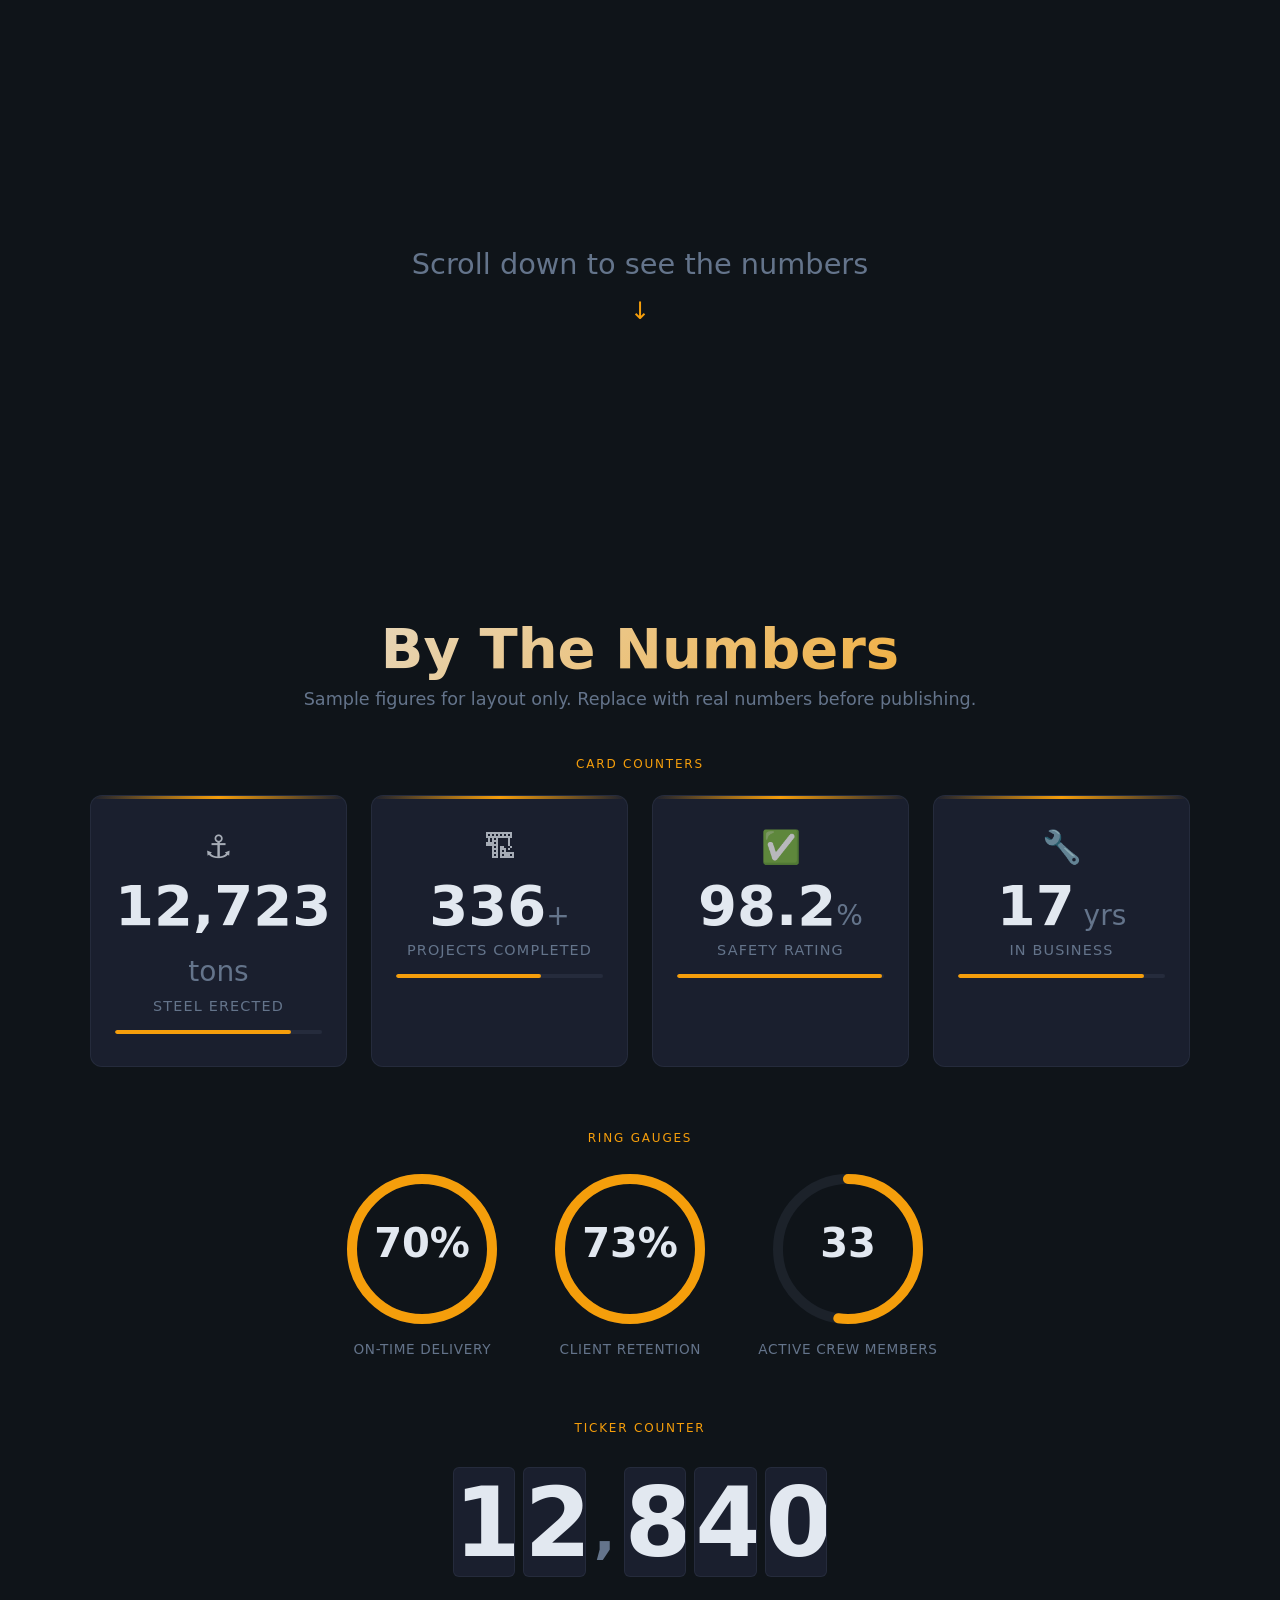
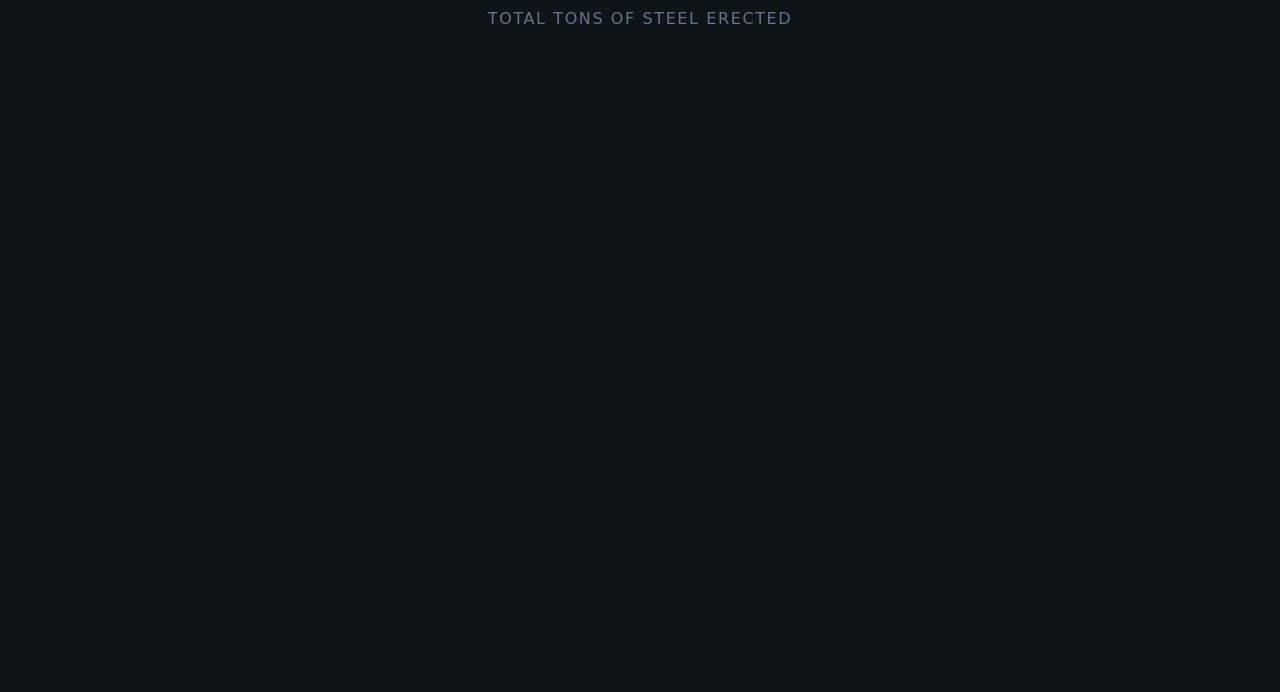
<file: components/counters/stat-counters.html>
<!DOCTYPE html>
<html lang="en">
<head>
    <meta charset="UTF-8">
    <meta name="viewport" content="width=device-width, initial-scale=1.0">
    <title>Animated Counters — Stats That Count</title>
    <style>
        :root {
            --bg: #0f1419;
            --surface: #1a1f2e;
            --text: #e2e8f0;
            --text-muted: #64748b;
            --accent: #f59e0b;
            --steel: #6b7280;
        }

        * { margin: 0; padding: 0; box-sizing: border-box; }

        body {
            background: var(--bg);
            color: var(--text);
            font-family: -apple-system, BlinkMacSystemFont, 'Segoe UI', system-ui, sans-serif;
            padding: 16px;
        }

        .spacer {
            height: 60vh;
            display: flex;
            align-items: center;
            justify-content: center;
            flex-direction: column;
        }

        .spacer h2 {
            font-size: clamp(1.2rem, 3vw, 1.8rem);
            color: var(--text-muted);
            font-weight: 400;
        }

        .spacer .arrow {
            margin-top: 1rem;
            animation: bounce 2s infinite;
            color: var(--accent);
            font-size: 1.5rem;
        }

        @keyframes bounce {
            0%, 100% { transform: translateY(0); }
            50% { transform: translateY(10px); }
        }

        .stats-section {
            max-width: 1100px;
            margin: 0 auto;
            padding: 60px 0;
        }

        .stats-header {
            text-align: center;
            margin-bottom: 3rem;
        }

        .stats-header h1 {
            font-size: clamp(2rem, 5vw, 3.5rem);
            font-weight: 800;
            background: linear-gradient(135deg, var(--text) 0%, var(--accent) 100%);
            -webkit-background-clip: text;
            -webkit-text-fill-color: transparent;
            background-clip: text;
            margin-bottom: 0.5rem;
        }

        .stats-header p {
            color: var(--text-muted);
            font-size: 1.1rem;
        }

        .stats-grid {
            display: grid;
            grid-template-columns: repeat(auto-fit, minmax(220px, 1fr));
            gap: 24px;
            margin-bottom: 4rem;
        }

        .stat-card {
            background: var(--surface);
            border: 1px solid rgba(100, 116, 139, 0.15);
            border-radius: 12px;
            padding: 32px 24px;
            text-align: center;
            position: relative;
            overflow: hidden;
        }

        .stat-card::before {
            content: '';
            position: absolute;
            top: 0;
            left: 0;
            right: 0;
            height: 3px;
            background: linear-gradient(90deg, transparent, var(--accent), transparent);
            transform: scaleX(0);
            transition: transform 1s ease;
        }

        .stat-card.visible::before {
            transform: scaleX(1);
        }

        .stat-icon {
            font-size: 2rem;
            margin-bottom: 12px;
            opacity: 0.7;
        }

        .stat-number {
            font-size: clamp(2.5rem, 6vw, 3.5rem);
            font-weight: 800;
            font-variant-numeric: tabular-nums;
            color: var(--text);
            line-height: 1;
            margin-bottom: 8px;
        }

        .stat-number .prefix {
            font-size: 0.6em;
            color: var(--accent);
        }

        .stat-number .suffix {
            font-size: 0.5em;
            color: var(--text-muted);
            font-weight: 400;
        }

        .stat-label {
            color: var(--text-muted);
            font-size: 0.9rem;
            font-weight: 500;
            text-transform: uppercase;
            letter-spacing: 0.08em;
        }

        .stat-bar {
            margin-top: 16px;
            height: 4px;
            background: rgba(100, 116, 139, 0.15);
            border-radius: 2px;
            overflow: hidden;
        }

        .stat-bar-fill {
            height: 100%;
            background: var(--accent);
            border-radius: 2px;
            width: 0%;
            transition: width 2s cubic-bezier(0.22, 1, 0.36, 1);
        }

        .stat-card.visible .stat-bar-fill {
            width: var(--bar-width, 0%);
        }

        /* Ring counter variant */
        .ring-stats {
            display: flex;
            justify-content: center;
            gap: 48px;
            flex-wrap: wrap;
            margin-bottom: 4rem;
        }

        .ring-stat {
            text-align: center;
        }

        .ring-svg {
            width: 160px;
            height: 160px;
        }

        .ring-bg {
            fill: none;
            stroke: rgba(100, 116, 139, 0.15);
            stroke-width: 8;
        }

        .ring-fill {
            fill: none;
            stroke: var(--accent);
            stroke-width: 8;
            stroke-linecap: round;
            stroke-dasharray: 377;
            stroke-dashoffset: 377;
            transform: rotate(-90deg);
            transform-origin: center;
            transition: stroke-dashoffset 2.5s cubic-bezier(0.22, 1, 0.36, 1);
        }

        .ring-stat.visible .ring-fill {
            stroke-dashoffset: var(--ring-offset, 377);
        }

        .ring-value {
            font-size: 2rem;
            font-weight: 700;
            fill: var(--text);
        }

        .ring-label {
            color: var(--text-muted);
            font-size: 0.85rem;
            margin-top: 8px;
            text-transform: uppercase;
            letter-spacing: 0.05em;
        }

        /* Ticker variant */
        .ticker-row {
            display: flex;
            justify-content: center;
            align-items: baseline;
            gap: 8px;
            font-size: clamp(3rem, 10vw, 6rem);
            font-weight: 900;
            font-variant-numeric: tabular-nums;
            margin: 2rem 0;
            overflow: hidden;
        }

        .ticker-digit {
            display: inline-block;
            position: relative;
            width: 0.65em;
            height: 1.15em;
            overflow: hidden;
            background: var(--surface);
            border-radius: 6px;
            border: 1px solid rgba(100, 116, 139, 0.15);
        }

        .ticker-digit-inner {
            position: absolute;
            top: 0;
            left: 0;
            width: 100%;
            transition: transform 1.5s cubic-bezier(0.22, 1, 0.36, 1);
            text-align: center;
            line-height: 1.15em;
        }

        .ticker-comma {
            font-size: 0.6em;
            color: var(--text-muted);
            align-self: flex-end;
            margin-bottom: 0.2em;
        }

        .ticker-label {
            text-align: center;
            color: var(--text-muted);
            font-size: 1rem;
            text-transform: uppercase;
            letter-spacing: 0.1em;
            margin-bottom: 3rem;
        }

        .section-label {
            text-align: center;
            color: var(--accent);
            font-size: 0.75rem;
            text-transform: uppercase;
            letter-spacing: 0.15em;
            margin-bottom: 1.5rem;
            margin-top: 3rem;
        }
    </style>
</head>
<body>
    <div class="spacer">
        <h2>Scroll down to see the numbers</h2>
        <div class="arrow">&#x2193;</div>
    </div>

    <section class="stats-section">
        <div class="stats-header">
            <h1>By The Numbers</h1>
            <p>Sample figures for layout only. Replace with real numbers before publishing.</p>
        </div>

        <div class="section-label">Card Counters</div>
        <div class="stats-grid">
            <div class="stat-card" data-target="12847" data-suffix=" tons" data-bar="85">
                <div class="stat-icon">&#x2693;</div>
                <div class="stat-number"><span class="counter">0</span><span class="suffix"> tons</span></div>
                <div class="stat-label">Steel Erected</div>
                <div class="stat-bar"><div class="stat-bar-fill" style="--bar-width: 85%"></div></div>
            </div>
            <div class="stat-card" data-target="340" data-suffix="+" data-bar="70">
                <div class="stat-icon">&#x1F3D7;</div>
                <div class="stat-number"><span class="counter">0</span><span class="suffix">+</span></div>
                <div class="stat-label">Projects Completed</div>
                <div class="stat-bar"><div class="stat-bar-fill" style="--bar-width: 70%"></div></div>
            </div>
            <div class="stat-card" data-target="99.2" data-prefix="" data-suffix="%" data-bar="99" data-decimals="1">
                <div class="stat-icon">&#x2705;</div>
                <div class="stat-number"><span class="counter">0</span><span class="suffix">%</span></div>
                <div class="stat-label">Safety Rating</div>
                <div class="stat-bar"><div class="stat-bar-fill" style="--bar-width: 99%"></div></div>
            </div>
            <div class="stat-card" data-target="18" data-suffix=" yrs" data-bar="90">
                <div class="stat-icon">&#x1F527;</div>
                <div class="stat-number"><span class="counter">0</span><span class="suffix"> yrs</span></div>
                <div class="stat-label">In Business</div>
                <div class="stat-bar"><div class="stat-bar-fill" style="--bar-width: 90%"></div></div>
            </div>
        </div>

        <div class="section-label">Ring Gauges</div>
        <div class="ring-stats">
            <div class="ring-stat" data-ring-pct="96">
                <svg class="ring-svg" viewBox="0 0 128 128">
                    <circle class="ring-bg" cx="64" cy="64" r="56"/>
                    <circle class="ring-fill" cx="64" cy="64" r="56" style="--ring-offset: 377"/>
                    <text class="ring-value" x="64" y="70" text-anchor="middle">
                        <tspan class="ring-counter">0</tspan>%
                    </text>
                </svg>
                <div class="ring-label">On-Time Delivery</div>
            </div>
            <div class="ring-stat" data-ring-pct="100">
                <svg class="ring-svg" viewBox="0 0 128 128">
                    <circle class="ring-bg" cx="64" cy="64" r="56"/>
                    <circle class="ring-fill" cx="64" cy="64" r="56" style="--ring-offset: 377"/>
                    <text class="ring-value" x="64" y="70" text-anchor="middle">
                        <tspan class="ring-counter">0</tspan>%
                    </text>
                </svg>
                <div class="ring-label">Client Retention</div>
            </div>
            <div class="ring-stat" data-ring-pct="45">
                <svg class="ring-svg" viewBox="0 0 128 128">
                    <circle class="ring-bg" cx="64" cy="64" r="56"/>
                    <circle class="ring-fill" cx="64" cy="64" r="56" style="--ring-offset: 377"/>
                    <text class="ring-value" x="64" y="70" text-anchor="middle">
                        <tspan class="ring-counter">0</tspan>
                    </text>
                </svg>
                <div class="ring-label">Active Crew Members</div>
            </div>
        </div>

        <div class="section-label">Ticker Counter</div>
        <div class="ticker-row" id="ticker" data-target="12847">
        </div>
        <div class="ticker-label">Total Tons of Steel Erected</div>
    </section>

    <div class="spacer"></div>

    <script>
    function easeOutExpo(t) {
        return t === 1 ? 1 : 1 - Math.pow(2, -10 * t);
    }

    function animateCounter(el, target, decimals, duration) {
        const start = performance.now();
        function update(now) {
            const elapsed = Math.min((now - start) / duration, 1);
            const progress = easeOutExpo(elapsed);
            const current = target * progress;
            if (decimals > 0) {
                el.textContent = current.toFixed(decimals).replace(/\B(?=(\d{3})+(?!\d))/g, ',');
            } else {
                el.textContent = Math.floor(current).toLocaleString();
            }
            if (elapsed < 1) requestAnimationFrame(update);
            else {
                if (decimals > 0) {
                    el.textContent = target.toFixed(decimals).replace(/\B(?=(\d{3})+(?!\d))/g, ',');
                } else {
                    el.textContent = Math.floor(target).toLocaleString();
                }
            }
        }
        requestAnimationFrame(update);
    }

    // Card counters
    const cards = document.querySelectorAll('.stat-card');
    const cardObserver = new IntersectionObserver((entries) => {
        entries.forEach(entry => {
            if (entry.isIntersecting && !entry.target.classList.contains('visible')) {
                entry.target.classList.add('visible');
                const target = parseFloat(entry.target.dataset.target);
                const decimals = parseInt(entry.target.dataset.decimals || '0');
                const counter = entry.target.querySelector('.counter');
                animateCounter(counter, target, decimals, 2000);
            }
        });
    }, { threshold: 0.3 });

    cards.forEach(card => cardObserver.observe(card));

    // Ring counters
    const rings = document.querySelectorAll('.ring-stat');
    const ringObserver = new IntersectionObserver((entries) => {
        entries.forEach(entry => {
            if (entry.isIntersecting && !entry.target.classList.contains('visible')) {
                const pct = parseInt(entry.target.dataset.ringPct);
                const circumference = 2 * Math.PI * 56; // ~351.86
                const offset = circumference * (1 - pct / 100);
                const ringFill = entry.target.querySelector('.ring-fill');
                ringFill.style.setProperty('--ring-offset', offset);
                entry.target.classList.add('visible');

                const counter = entry.target.querySelector('.ring-counter');
                animateCounter(counter, pct, 0, 2500);
            }
        });
    }, { threshold: 0.3 });

    rings.forEach(ring => ringObserver.observe(ring));

    // Ticker counter
    function buildTicker() {
        const ticker = document.getElementById('ticker');
        const target = ticker.dataset.target;
        const digits = target.split('');
        ticker.innerHTML = '';

        digits.forEach((digit, i) => {
            if (i > 0 && (digits.length - i) % 3 === 0) {
                const comma = document.createElement('span');
                comma.className = 'ticker-comma';
                comma.textContent = ',';
                ticker.appendChild(comma);
            }

            const el = document.createElement('span');
            el.className = 'ticker-digit';

            const inner = document.createElement('span');
            inner.className = 'ticker-digit-inner';
            let nums = '';
            for (let n = 0; n <= 9; n++) {
                nums += `<div>${n}</div>`;
            }
            inner.innerHTML = nums;
            el.appendChild(inner);
            el.dataset.target = digit;
            ticker.appendChild(el);
        });
    }

    buildTicker();

    const tickerEl = document.getElementById('ticker');
    const tickerObserver = new IntersectionObserver((entries) => {
        entries.forEach(entry => {
            if (entry.isIntersecting && !tickerEl.classList.contains('animated')) {
                tickerEl.classList.add('animated');
                const digitEls = tickerEl.querySelectorAll('.ticker-digit');
                digitEls.forEach((el, i) => {
                    const target = parseInt(el.dataset.target);
                    const inner = el.querySelector('.ticker-digit-inner');
                    setTimeout(() => {
                        inner.style.transform = `translateY(-${target * 1.15}em)`;
                    }, i * 150);
                });
            }
        });
    }, { threshold: 0.3 });

    tickerObserver.observe(tickerEl);
    </script>
</body>
</html>
</file>
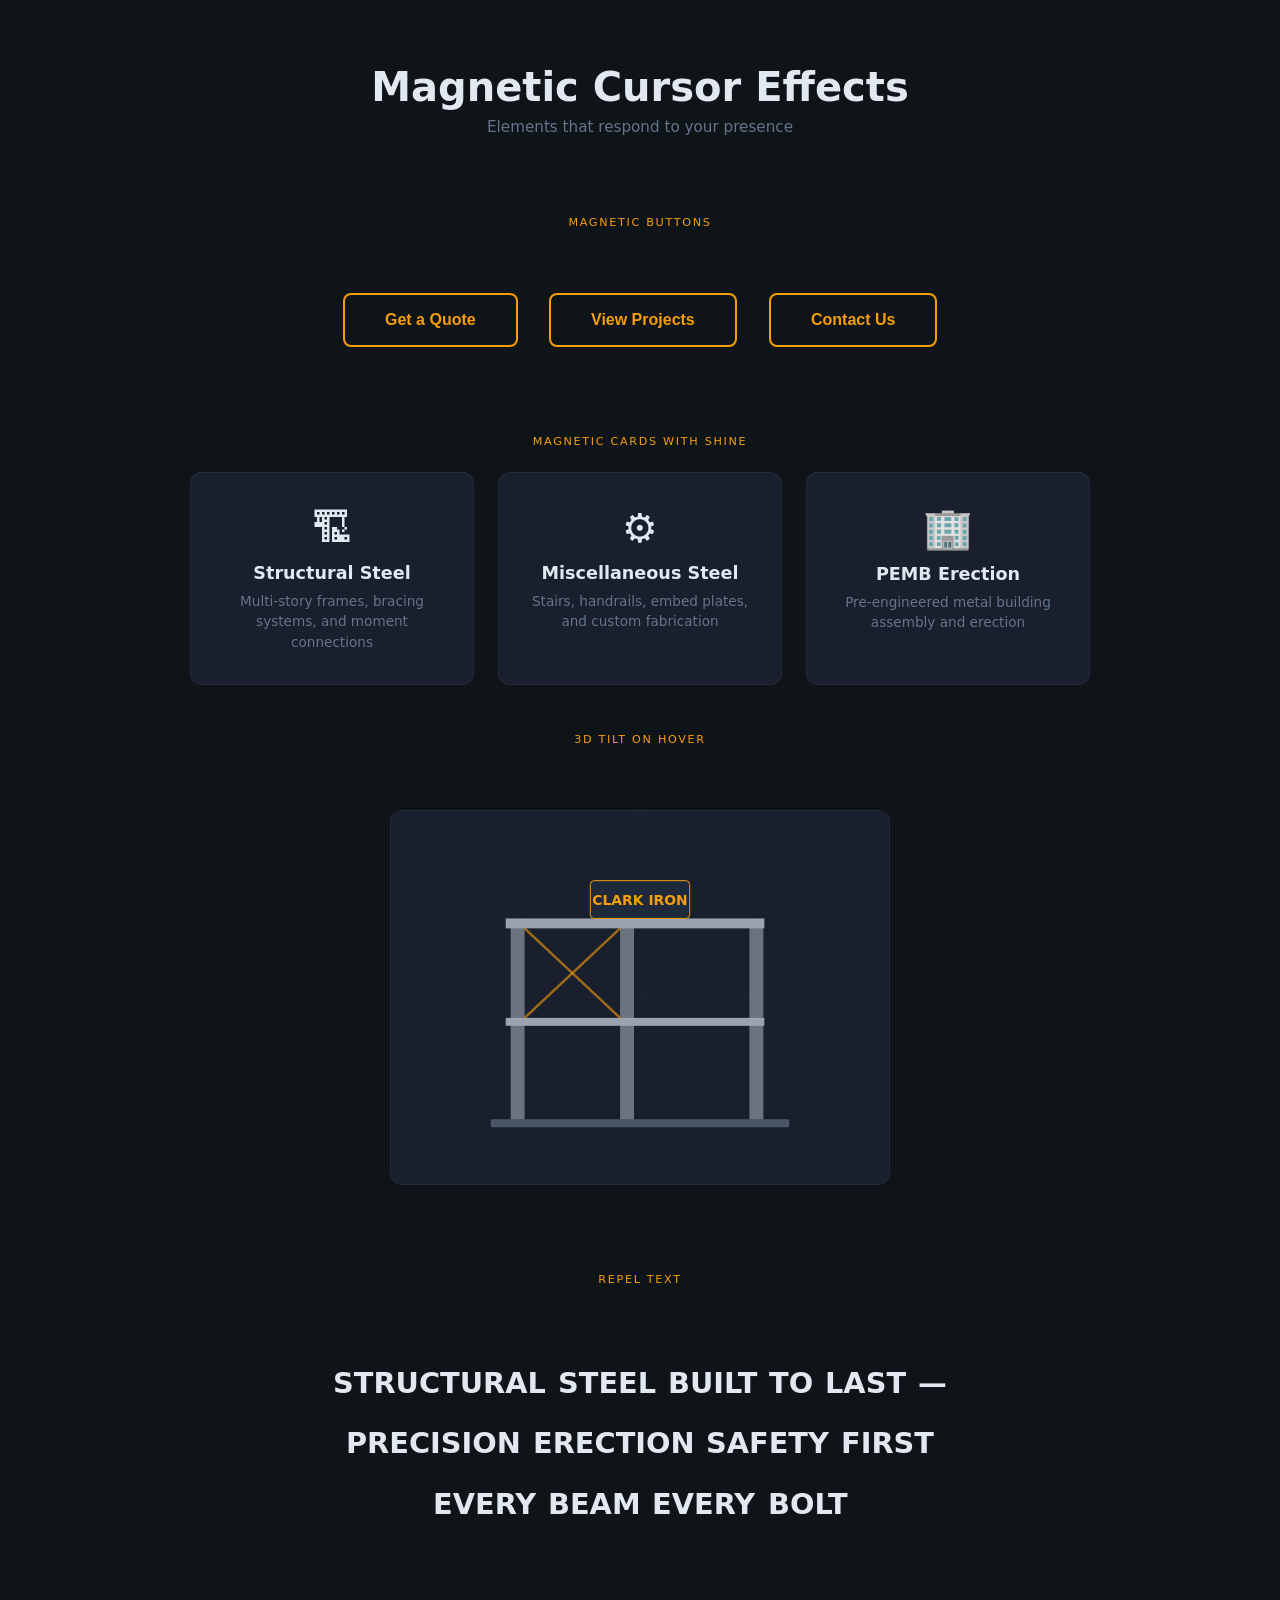
<file: components/cursor-effects/magnetic.html>
<!DOCTYPE html>
<html lang="en">
<head>
    <meta charset="UTF-8">
    <meta name="viewport" content="width=device-width, initial-scale=1.0">
    <title>Magnetic Cursor Effects</title>
    <style>
        :root {
            --bg: #0f1419;
            --surface: #1a1f2e;
            --text: #e2e8f0;
            --text-muted: #64748b;
            --accent: #f59e0b;
        }

        * { margin: 0; padding: 0; box-sizing: border-box; }

        body {
            background: var(--bg);
            color: var(--text);
            font-family: -apple-system, BlinkMacSystemFont, 'Segoe UI', system-ui, sans-serif;
            min-height: 100vh;
            padding: 16px;
            overflow-x: hidden;
        }

        .page-header {
            text-align: center;
            padding: 3rem 0 2rem;
        }

        .page-header h1 {
            font-size: clamp(1.5rem, 4vw, 2.5rem);
            font-weight: 700;
            margin-bottom: 0.5rem;
        }

        .page-header p {
            color: var(--text-muted);
            font-size: 0.95rem;
        }

        .section-label {
            color: var(--accent);
            font-size: 0.7rem;
            text-transform: uppercase;
            letter-spacing: 0.15em;
            text-align: center;
            margin: 3rem 0 1.5rem;
        }

        /* === Magnetic Buttons === */
        .button-row {
            display: flex;
            gap: 32px;
            justify-content: center;
            flex-wrap: wrap;
            margin-bottom: 2rem;
            padding: 40px 0;
        }

        .magnetic-btn {
            position: relative;
            padding: 16px 40px;
            font-size: 1rem;
            font-weight: 600;
            border: 2px solid var(--accent);
            background: transparent;
            color: var(--accent);
            border-radius: 8px;
            cursor: pointer;
            transition: background 0.3s, color 0.3s;
            will-change: transform;
        }

        .magnetic-btn:hover {
            background: var(--accent);
            color: var(--bg);
        }

        .magnetic-btn .btn-text {
            display: block;
            will-change: transform;
        }

        /* === Magnetic Cards === */
        .card-grid {
            display: grid;
            grid-template-columns: repeat(auto-fit, minmax(260px, 1fr));
            gap: 24px;
            max-width: 900px;
            margin: 0 auto 2rem;
        }

        .magnetic-card {
            background: var(--surface);
            border: 1px solid rgba(100, 116, 139, 0.15);
            border-radius: 12px;
            padding: 32px 24px;
            text-align: center;
            cursor: default;
            will-change: transform;
            transition: box-shadow 0.3s;
        }

        .magnetic-card:hover {
            box-shadow: 0 8px 32px rgba(245, 158, 11, 0.1);
        }

        .magnetic-card .card-icon {
            font-size: 2.5rem;
            margin-bottom: 12px;
        }

        .magnetic-card h3 {
            font-size: 1.1rem;
            margin-bottom: 8px;
        }

        .magnetic-card p {
            color: var(--text-muted);
            font-size: 0.85rem;
            line-height: 1.5;
        }

        .card-shine {
            position: absolute;
            top: 0; left: 0;
            width: 100%;
            height: 100%;
            border-radius: 12px;
            pointer-events: none;
            opacity: 0;
            transition: opacity 0.3s;
        }

        .magnetic-card {
            position: relative;
            overflow: hidden;
        }

        .magnetic-card:hover .card-shine {
            opacity: 1;
        }

        /* === Tilt Image === */
        .tilt-showcase {
            display: flex;
            justify-content: center;
            padding: 40px 0;
        }

        .tilt-frame {
            width: min(500px, 100%);
            aspect-ratio: 4 / 3;
            background: var(--surface);
            border-radius: 12px;
            overflow: hidden;
            will-change: transform;
            perspective: 1000px;
            position: relative;
            border: 1px solid rgba(100, 116, 139, 0.15);
        }

        .tilt-frame svg {
            width: 100%;
            height: 100%;
        }

        .tilt-glare {
            position: absolute;
            top: -50%;
            left: -50%;
            width: 200%;
            height: 200%;
            background: radial-gradient(circle at 50% 50%, rgba(255,255,255,0.15) 0%, transparent 50%);
            pointer-events: none;
            opacity: 0;
            transition: opacity 0.3s;
        }

        .tilt-frame:hover .tilt-glare {
            opacity: 1;
        }

        /* === Repel Text === */
        .repel-area {
            max-width: 700px;
            margin: 2rem auto;
            padding: 40px;
            text-align: center;
            position: relative;
            min-height: 250px;
            display: flex;
            flex-wrap: wrap;
            align-items: center;
            justify-content: center;
            gap: 12px;
        }

        .repel-word {
            font-size: clamp(1.2rem, 3vw, 1.8rem);
            font-weight: 700;
            color: var(--text);
            will-change: transform;
            transition: transform 0.15s ease-out, color 0.3s;
            display: inline-block;
            cursor: default;
        }

        .repel-word:hover {
            color: var(--accent);
        }

        .note {
            text-align: center;
            color: var(--text-muted);
            font-size: 0.8rem;
            margin-top: 1rem;
            font-style: italic;
        }

        @media (hover: none) {
            .note::after {
                content: ' (Best experienced on desktop with a mouse)';
            }
        }
    </style>
</head>
<body>
    <div class="page-header">
        <h1>Magnetic Cursor Effects</h1>
        <p>Elements that respond to your presence</p>
    </div>

    <div class="section-label">Magnetic Buttons</div>
    <div class="button-row">
        <button class="magnetic-btn" data-strength="40">
            <span class="btn-text">Get a Quote</span>
        </button>
        <button class="magnetic-btn" data-strength="40">
            <span class="btn-text">View Projects</span>
        </button>
        <button class="magnetic-btn" data-strength="40">
            <span class="btn-text">Contact Us</span>
        </button>
    </div>

    <div class="section-label">Magnetic Cards with Shine</div>
    <div class="card-grid">
        <div class="magnetic-card" data-strength="20" data-shine="true">
            <div class="card-shine"></div>
            <div class="card-icon">&#x1F3D7;</div>
            <h3>Structural Steel</h3>
            <p>Multi-story frames, bracing systems, and moment connections</p>
        </div>
        <div class="magnetic-card" data-strength="20" data-shine="true">
            <div class="card-shine"></div>
            <div class="card-icon">&#x2699;</div>
            <h3>Miscellaneous Steel</h3>
            <p>Stairs, handrails, embed plates, and custom fabrication</p>
        </div>
        <div class="magnetic-card" data-strength="20" data-shine="true">
            <div class="card-shine"></div>
            <div class="card-icon">&#x1F3E2;</div>
            <h3>PEMB Erection</h3>
            <p>Pre-engineered metal building assembly and erection</p>
        </div>
    </div>

    <div class="section-label">3D Tilt on Hover</div>
    <div class="tilt-showcase">
        <div class="tilt-frame" id="tiltFrame">
            <div class="tilt-glare" id="tiltGlare"></div>
            <svg viewBox="0 0 500 375" xmlns="http://www.w3.org/2000/svg">
                <rect width="500" height="375" fill="#1a1f2e"/>
                <g opacity="0.06">
                    <line x1="0" y1="0" x2="500" y2="375" stroke="#64748b" stroke-width="1"/>
                    <line x1="500" y1="0" x2="0" y2="375" stroke="#64748b" stroke-width="1"/>
                    <line x1="250" y1="0" x2="250" y2="375" stroke="#64748b" stroke-width="1"/>
                    <line x1="0" y1="187" x2="500" y2="187" stroke="#64748b" stroke-width="1"/>
                </g>
                <!-- Simplified steel frame drawing -->
                <g transform="translate(100, 60)">
                    <rect x="0" y="250" width="300" height="8" fill="#4a5568" rx="1"/>
                    <rect x="20" y="50" width="14" height="200" fill="#6b7280"/>
                    <rect x="130" y="50" width="14" height="200" fill="#6b7280"/>
                    <rect x="260" y="50" width="14" height="200" fill="#6b7280"/>
                    <rect x="15" y="48" width="260" height="10" fill="#9ca3af"/>
                    <rect x="15" y="148" width="260" height="8" fill="#9ca3af"/>
                    <line x1="34" y1="58" x2="130" y2="148" stroke="#f59e0b" stroke-width="2.5" opacity="0.6"/>
                    <line x1="130" y1="58" x2="34" y2="148" stroke="#f59e0b" stroke-width="2.5" opacity="0.6"/>
                    <rect x="100" y="10" width="100" height="38" fill="#1e293b" rx="4" stroke="#f59e0b" stroke-width="1"/>
                    <text x="150" y="35" text-anchor="middle" fill="#f59e0b" font-size="14" font-weight="bold" font-family="system-ui">CLARK IRON</text>
                </g>
            </svg>
        </div>
    </div>

    <div class="section-label">Repel Text</div>
    <div class="repel-area" id="repelArea">
    </div>
    <p class="note">Move your cursor over the elements above</p>

    <script>
    // === Magnetic Buttons ===
    document.querySelectorAll('.magnetic-btn').forEach(btn => {
        const strength = parseFloat(btn.dataset.strength) || 30;
        const textEl = btn.querySelector('.btn-text');

        btn.addEventListener('mousemove', (e) => {
            const rect = btn.getBoundingClientRect();
            const cx = rect.left + rect.width / 2;
            const cy = rect.top + rect.height / 2;
            const dx = e.clientX - cx;
            const dy = e.clientY - cy;
            const dist = Math.sqrt(dx * dx + dy * dy);
            const maxDist = Math.max(rect.width, rect.height);
            const pull = Math.min(dist / maxDist, 1);

            btn.style.transform = `translate(${dx * pull * 0.4}px, ${dy * pull * 0.4}px)`;
            if (textEl) {
                textEl.style.transform = `translate(${dx * pull * 0.2}px, ${dy * pull * 0.2}px)`;
            }
        });

        btn.addEventListener('mouseleave', () => {
            btn.style.transform = 'translate(0, 0)';
            if (textEl) textEl.style.transform = 'translate(0, 0)';
            btn.style.transition = 'transform 0.5s cubic-bezier(0.22, 1, 0.36, 1)';
            if (textEl) textEl.style.transition = 'transform 0.5s cubic-bezier(0.22, 1, 0.36, 1)';
            setTimeout(() => {
                btn.style.transition = '';
                if (textEl) textEl.style.transition = '';
            }, 500);
        });
    });

    // === Magnetic Cards with Shine ===
    document.querySelectorAll('.magnetic-card').forEach(card => {
        const strength = parseFloat(card.dataset.strength) || 15;
        const shine = card.querySelector('.card-shine');

        card.addEventListener('mousemove', (e) => {
            const rect = card.getBoundingClientRect();
            const cx = rect.left + rect.width / 2;
            const cy = rect.top + rect.height / 2;
            const dx = e.clientX - cx;
            const dy = e.clientY - cy;

            const rotateX = (dy / rect.height) * -strength;
            const rotateY = (dx / rect.width) * strength;

            card.style.transform = `perspective(800px) rotateX(${rotateX}deg) rotateY(${rotateY}deg) scale(1.02)`;

            if (shine) {
                const px = ((e.clientX - rect.left) / rect.width) * 100;
                const py = ((e.clientY - rect.top) / rect.height) * 100;
                shine.style.background = `radial-gradient(circle at ${px}% ${py}%, rgba(245,158,11,0.12) 0%, transparent 50%)`;
            }
        });

        card.addEventListener('mouseleave', () => {
            card.style.transform = 'perspective(800px) rotateX(0) rotateY(0) scale(1)';
            card.style.transition = 'transform 0.6s cubic-bezier(0.22, 1, 0.36, 1), box-shadow 0.3s';
            setTimeout(() => { card.style.transition = 'box-shadow 0.3s'; }, 600);
        });
    });

    // === 3D Tilt Frame ===
    const tiltFrame = document.getElementById('tiltFrame');
    const tiltGlare = document.getElementById('tiltGlare');

    tiltFrame.addEventListener('mousemove', (e) => {
        const rect = tiltFrame.getBoundingClientRect();
        const cx = rect.left + rect.width / 2;
        const cy = rect.top + rect.height / 2;
        const dx = e.clientX - cx;
        const dy = e.clientY - cy;

        const rotateX = (dy / rect.height) * -15;
        const rotateY = (dx / rect.width) * 15;

        tiltFrame.style.transform = `perspective(1000px) rotateX(${rotateX}deg) rotateY(${rotateY}deg)`;

        const px = ((e.clientX - rect.left) / rect.width) * 100;
        const py = ((e.clientY - rect.top) / rect.height) * 100;
        tiltGlare.style.background = `radial-gradient(circle at ${px}% ${py}%, rgba(255,255,255,0.18) 0%, transparent 50%)`;
    });

    tiltFrame.addEventListener('mouseleave', () => {
        tiltFrame.style.transform = 'perspective(1000px) rotateX(0) rotateY(0)';
        tiltFrame.style.transition = 'transform 0.8s cubic-bezier(0.22, 1, 0.36, 1)';
        setTimeout(() => { tiltFrame.style.transition = ''; }, 800);
    });

    // === Repel Text ===
    const repelArea = document.getElementById('repelArea');
    const words = ['STRUCTURAL', 'STEEL', 'BUILT', 'TO', 'LAST', '—', 'PRECISION',
                   'ERECTION', 'SAFETY', 'FIRST', 'EVERY', 'BEAM', 'EVERY', 'BOLT'];

    words.forEach(word => {
        const span = document.createElement('span');
        span.className = 'repel-word';
        span.textContent = word;
        repelArea.appendChild(span);
    });

    const repelWords = repelArea.querySelectorAll('.repel-word');

    repelArea.addEventListener('mousemove', (e) => {
        repelWords.forEach(word => {
            const rect = word.getBoundingClientRect();
            const wcx = rect.left + rect.width / 2;
            const wcy = rect.top + rect.height / 2;
            const dx = wcx - e.clientX;
            const dy = wcy - e.clientY;
            const dist = Math.sqrt(dx * dx + dy * dy);
            const maxDist = 150;

            if (dist < maxDist) {
                const force = (1 - dist / maxDist) * 30;
                const angle = Math.atan2(dy, dx);
                const tx = Math.cos(angle) * force;
                const ty = Math.sin(angle) * force;
                word.style.transform = `translate(${tx}px, ${ty}px)`;
            } else {
                word.style.transform = 'translate(0, 0)';
            }
        });
    });

    repelArea.addEventListener('mouseleave', () => {
        repelWords.forEach(word => {
            word.style.transform = 'translate(0, 0)';
        });
    });
    </script>
</body>
</html>
</file>
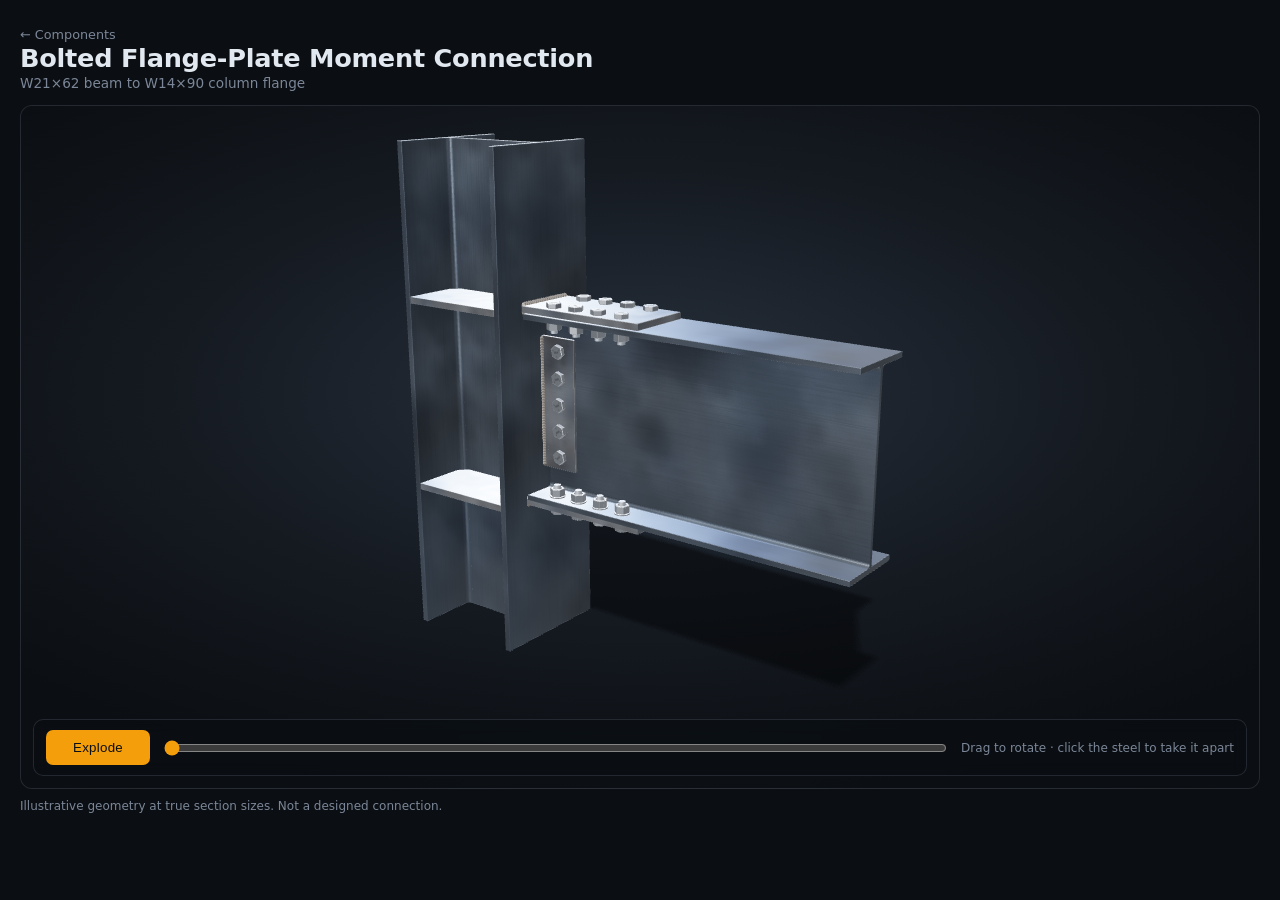
<file: components/exploded-view/steel-connection-3d.html>
<!DOCTYPE html>
<html lang="en">
<head>
<meta charset="UTF-8">
<meta name="viewport" content="width=device-width, initial-scale=1.0">
<title>Steel Connection — 3D Exploded View</title>
<style>
    :root {
        --bg: #0b0e12;
        --text: #e2e8f0;
        --muted: #7b8798;
        --accent: #f59e0b;
        --line: rgba(148, 163, 184, 0.18);
    }
    *, *::before, *::after { box-sizing: border-box; margin: 0; padding: 0; }
    body {
        background: var(--bg);
        color: var(--text);
        font-family: -apple-system, BlinkMacSystemFont, 'Segoe UI', system-ui, sans-serif;
        min-height: 100vh;
        padding: 16px;
    }
    .wrap { max-width: 1240px; margin: 0 auto; }
    .top {
        display: flex; align-items: flex-end; justify-content: space-between;
        gap: 16px; flex-wrap: wrap; padding: 8px 0 14px;
    }
    .back { color: var(--muted); text-decoration: none; font-size: 0.8rem; }
    .back:hover { color: var(--accent); }
    h1 { font-size: clamp(1.1rem, 2.6vw, 1.6rem); font-weight: 700; letter-spacing: -0.01em; }
    .sub { color: var(--muted); font-size: 0.85rem; margin-top: 2px; }

    .stage {
        position: relative;
        height: min(76vh, 780px);
        min-height: 420px;
        border-radius: 12px;
        overflow: hidden;
        border: 1px solid var(--line);
        background:
            radial-gradient(ellipse 70% 60% at 50% 42%, #27303c 0%, #151a21 55%, #0b0e12 100%);
        cursor: grab;
        user-select: none; -webkit-user-select: none;
    }
    .stage.dragging { cursor: grabbing; }
    .stage canvas { display: block; width: 100%; height: 100%; }

    .callout {
        position: absolute; left: 0; top: 0;
        display: flex; align-items: center;
        pointer-events: none; opacity: 0; will-change: transform, opacity;
        font: 500 11px/1.2 ui-monospace, 'SF Mono', Menlo, Consolas, monospace;
        white-space: nowrap;
    }
    .callout.l { flex-direction: row-reverse; }
    .callout .dot { width: 6px; height: 6px; border-radius: 50%; background: var(--accent); box-shadow: 0 0 0 3px rgba(245, 158, 11, 0.2); }
    .callout .lead { width: 34px; height: 1px; background: rgba(245, 158, 11, 0.55); }
    .callout .txt {
        padding: 4px 8px; border-radius: 4px; color: #cbd5e1;
        background: rgba(11, 14, 18, 0.78); border: 1px solid var(--line);
        backdrop-filter: blur(4px);
    }
    .callout .txt b { color: #fff; font-weight: 600; }

    .tip {
        position: absolute; left: 0; top: 0; pointer-events: none; opacity: 0;
        transition: opacity 0.12s;
        padding: 6px 10px; border-radius: 6px; font-size: 12px; white-space: nowrap;
        background: rgba(11, 14, 18, 0.92); border: 1px solid rgba(245, 158, 11, 0.4);
    }
    .tip b { display: block; color: #fff; font-size: 12.5px; }
    .tip span { color: var(--muted); font-size: 11px; }

    .hud {
        position: absolute; left: 12px; right: 12px; bottom: 12px;
        display: flex; align-items: center; gap: 14px;
        padding: 10px 12px; border-radius: 10px;
        background: rgba(11, 14, 18, 0.72); border: 1px solid var(--line);
        backdrop-filter: blur(8px);
    }
    .hud button {
        flex: none; min-width: 104px;
        font: 600 0.82rem/1 inherit; letter-spacing: 0.02em;
        padding: 10px 14px; border-radius: 7px; cursor: pointer;
        color: #0b0e12; background: var(--accent); border: 0;
    }
    .hud button:hover { background: #fbbf24; }
    .hud input[type=range] { flex: 1; min-width: 60px; accent-color: var(--accent); cursor: pointer; }
    .hud .hint { flex: none; color: var(--muted); font-size: 0.75rem; }
    @media (max-width: 620px) {
        .hud .hint { display: none; }
        .callout { font-size: 9.5px; }
        .callout .lead { width: 16px; }
        .callout .txt { padding: 3px 5px; }
    }

    .fallback { display: none; position: absolute; inset: 0; align-items: center; justify-content: center; text-align: center; padding: 24px; color: var(--muted); }
    .stage.no-webgl .fallback { display: flex; }
    .stage.no-webgl canvas, .stage.no-webgl .hud { display: none; }

    .note { color: var(--muted); font-size: 0.75rem; margin-top: 10px; }
</style>
</head>
<body>
<div class="wrap">
    <div class="top">
        <div>
            <a class="back" href="../index.html">&larr; Components</a>
            <h1>Bolted Flange-Plate Moment Connection</h1>
            <p class="sub">W21&times;62 beam to W14&times;90 column flange</p>
        </div>
    </div>

    <div class="stage" id="stage">
        <canvas id="scene"></canvas>
        <div id="callouts"></div>
        <div class="tip" id="tip"></div>
        <div class="hud">
            <button id="toggle" type="button">Explode</button>
            <input id="scrub" type="range" min="0" max="1000" value="0" aria-label="Explode amount">
            <span class="hint">Drag to rotate &middot; click the steel to take it apart</span>
        </div>
        <div class="fallback">This view needs WebGL, which this browser has turned off.</div>
    </div>
    <p class="note">Illustrative geometry at true section sizes. Not a designed connection.</p>
</div>

<script type="module">
import * as THREE from '../lib/three.bundle.min.js';

const stage = document.getElementById('stage');
const canvas = document.getElementById('scene');

let renderer;
try {
    renderer = new THREE.WebGLRenderer({ canvas, antialias: true, alpha: true });
} catch (err) {
    stage.classList.add('no-webgl');
    throw err;
}
renderer.setPixelRatio(Math.min(window.devicePixelRatio || 1, 2));
renderer.toneMapping = THREE.ACESFilmicToneMapping;
renderer.toneMappingExposure = 1.08;
renderer.shadowMap.enabled = true;
renderer.shadowMap.type = THREE.PCFShadowMap;

const scene = new THREE.Scene();
const pmrem = new THREE.PMREMGenerator(renderer);
scene.environment = pmrem.fromScene(new THREE.RoomEnvironment(), 0.03).texture;
scene.environmentIntensity = 0.95;

const camera = new THREE.PerspectiveCamera(30, 1, 5, 2000);
camera.position.set(0.58, 0.3, 0.76).multiplyScalar(300);

const controls = new THREE.OrbitControls(camera, canvas);
controls.enablePan = false;
controls.enableZoom = false;
controls.enableDamping = true;
controls.dampingFactor = 0.08;
controls.rotateSpeed = 0.7;
controls.minPolarAngle = Math.PI * 0.18;
controls.maxPolarAngle = Math.PI * 0.53;
const reduceMotion = window.matchMedia('(prefers-reduced-motion: reduce)').matches;
controls.autoRotate = !reduceMotion;
controls.autoRotateSpeed = 0.5;
controls.addEventListener('start', () => { controls.autoRotate = false; stage.classList.add('dragging'); });
controls.addEventListener('end', () => stage.classList.remove('dragging'));

/* ---------- lights ---------- */
const key = new THREE.DirectionalLight(0xfff0dd, 2.3);
key.position.set(95, 150, 110);
key.target.position.set(35, -10, 0);
key.castShadow = true;
key.shadow.mapSize.set(2048, 2048);
Object.assign(key.shadow.camera, { left: -130, right: 130, top: 130, bottom: -130, near: 20, far: 480 });
key.shadow.bias = -0.0004;
key.shadow.normalBias = 0.12;
key.shadow.radius = 5;
scene.add(key, key.target);

const rim = new THREE.DirectionalLight(0x9cc2ff, 1.5);
rim.position.set(-110, 60, -120);
scene.add(rim);

/* ---------- procedural surface textures ---------- */
function mulberry32(a) {
    return function () {
        a |= 0; a = a + 0x6D2B79F5 | 0;
        let t = Math.imul(a ^ a >>> 15, 1 | a);
        t = t + Math.imul(t ^ t >>> 7, 61 | t) ^ t;
        return ((t ^ t >>> 14) >>> 0) / 4294967296;
    };
}
const rng = mulberry32(11);
const SIZE = 512;

function surfaceCanvas(base, blotches, streakAlpha) {
    const c = document.createElement('canvas');
    c.width = c.height = SIZE;
    const x = c.getContext('2d');
    x.fillStyle = base;
    x.fillRect(0, 0, SIZE, SIZE);
    for (let i = 0; i < 70; i++) {
        const px = rng() * SIZE, py = rng() * SIZE, r = 30 + rng() * 130;
        const col = blotches[Math.floor(rng() * blotches.length)];
        const g = x.createRadialGradient(px, py, 0, px, py, r);
        g.addColorStop(0, col);
        g.addColorStop(1, col.replace(/[\d.]+\)$/, '0)'));
        x.fillStyle = g;
        for (const ox of [-SIZE, 0, SIZE]) for (const oy of [-SIZE, 0, SIZE]) {
            x.setTransform(1, 0, 0, 1, ox, oy);
            x.fillRect(px - r, py - r, 2 * r, 2 * r);
        }
    }
    x.setTransform(1, 0, 0, 1, 0, 0);
    for (let i = 0; i < 2200; i++) {
        const y = rng() * SIZE, x0 = rng() * SIZE, len = 20 + rng() * 220;
        x.strokeStyle = (rng() < 0.5 ? 'rgba(0,0,0,' : 'rgba(255,255,255,') + (streakAlpha * (0.4 + rng())) + ')';
        x.lineWidth = 0.5 + rng();
        x.beginPath(); x.moveTo(x0, y); x.lineTo(x0 + len, y);
        x.moveTo(x0 - SIZE, y); x.lineTo(x0 - SIZE + len, y); x.stroke();
    }
    for (let i = 0; i < 16000; i++) {
        x.fillStyle = (rng() < 0.5 ? 'rgba(0,0,0,' : 'rgba(255,255,255,') + (streakAlpha * 1.4) + ')';
        x.fillRect(rng() * SIZE, rng() * SIZE, 1, 1);
    }
    return c;
}

const maxAniso = renderer.capabilities.getMaxAnisotropy();
function tex(canvasEl, inchesPerTile, srgb, rotation = 0) {
    const t = new THREE.CanvasTexture(canvasEl);
    t.wrapS = t.wrapT = THREE.RepeatWrapping;
    t.repeat.set(1 / inchesPerTile, 1 / inchesPerTile);
    t.rotation = rotation;
    t.anisotropy = maxAniso;
    if (srgb) t.colorSpace = THREE.SRGBColorSpace;
    return t;
}

const colorCanvas = surfaceCanvas('#ffffff',
    ['rgba(70,90,130,0.09)', 'rgba(125,95,70,0.07)', 'rgba(0,0,0,0.09)'], 0.012);
const roughCanvas = surfaceCanvas('#c8c8c8', ['rgba(0,0,0,0.13)', 'rgba(255,255,255,0.14)'], 0.022);

function steelMaterial(color, roughness, rotation = 0, tile = 22) {
    const r = tex(roughCanvas, tile, false, rotation);
    return new THREE.MeshStandardMaterial({
        color, metalness: 0.86, roughness,
        map: tex(colorCanvas, tile * 1.7, true, rotation),
        roughnessMap: r, bumpMap: r, bumpScale: 0.35
    });
}

const beamMat = steelMaterial(0x65707d, 0.56);
const columnMat = steelMaterial(0x65707d, 0.56, Math.PI / 2);
const plateMat = steelMaterial(0x9299a2, 0.5, 0, 9);
const weldMat = new THREE.MeshStandardMaterial({ color: 0x7d7a78, metalness: 0.88, roughness: 0.5 });
const boltMat = new THREE.MeshStandardMaterial({ color: 0xa9afb7, metalness: 1, roughness: 0.34 });

const threadCanvas = document.createElement('canvas');
threadCanvas.width = 4; threadCanvas.height = 32;
{
    const x = threadCanvas.getContext('2d');
    const g = x.createLinearGradient(0, 0, 0, 32);
    g.addColorStop(0, '#000'); g.addColorStop(0.5, '#fff'); g.addColorStop(1, '#000');
    x.fillStyle = g; x.fillRect(0, 0, 4, 32);
}
const threadTex = new THREE.CanvasTexture(threadCanvas);
threadTex.wrapS = threadTex.wrapT = THREE.RepeatWrapping;
const THREAD = 1.5;
threadTex.repeat.set(1, THREAD * 9);
const threadMat = new THREE.MeshStandardMaterial({ color: 0x9aa0a8, metalness: 1, roughness: 0.42, bumpMap: threadTex, bumpScale: 2.2 });

const markCanvas = document.createElement('canvas');
markCanvas.width = markCanvas.height = 256;
{
    const x = markCanvas.getContext('2d');
    x.fillStyle = x.strokeStyle = 'rgba(18,22,28,0.62)';
    x.font = '700 58px Arial, Helvetica, sans-serif';
    x.textAlign = 'center'; x.textBaseline = 'middle';
    x.fillText('A325', 128, 132);
    x.lineWidth = 9; x.lineCap = 'round';
    for (const deg of [-90, 30, 150]) {
        const a = deg * Math.PI / 180;
        x.beginPath();
        x.moveTo(128 + Math.cos(a) * 82, 128 + Math.sin(a) * 82);
        x.lineTo(128 + Math.cos(a) * 112, 128 + Math.sin(a) * 112);
        x.stroke();
    }
}
const markTex = new THREE.CanvasTexture(markCanvas);
markTex.colorSpace = THREE.SRGBColorSpace;
markTex.anisotropy = maxAniso;
const markMat = new THREE.MeshBasicMaterial({ map: markTex, transparent: true, depthWrite: false });

/* ---------- geometry helpers (units: inches) ---------- */
function roundedPoly(pts, radii) {
    const shape = new THREE.Shape();
    const n = pts.length;
    const toward = (p, q, r) => {
        const dx = q[0] - p[0], dy = q[1] - p[1], len = Math.hypot(dx, dy);
        const k = Math.min(r, len / 2) / len;
        return [p[0] + dx * k, p[1] + dy * k];
    };
    for (let i = 0; i < n; i++) {
        const p = pts[i], prev = pts[(i - 1 + n) % n], next = pts[(i + 1) % n];
        const r = Array.isArray(radii) ? radii[i] : radii;
        const a = toward(p, prev, r), b = toward(p, next, r);
        if (i === 0) shape.moveTo(a[0], a[1]); else shape.lineTo(a[0], a[1]);
        if (r > 0) shape.quadraticCurveTo(p[0], p[1], b[0], b[1]);
    }
    shape.closePath();
    return shape;
}

function rectShape(x0, x1, y0, y1, r = 0.06) {
    return roundedPoly([[x0, y0], [x1, y0], [x1, y1], [x0, y1]], r);
}

function punch(shape, holes, radius) {
    for (const [hx, hy] of holes) {
        const h = new THREE.Path();
        h.absarc(hx, hy, radius, 0, Math.PI * 2, true);
        shape.holes.push(h);
    }
    return shape;
}

// Extrudes along +Z to exact thickness t, with a chamfer of size b on the cap edges.
function extrude(shape, t, b = 0.05, curveSegments = 18) {
    if (b <= 0) return new THREE.ExtrudeGeometry(shape, { depth: t, bevelEnabled: false, curveSegments });
    const g = new THREE.ExtrudeGeometry(shape, {
        depth: t - 2 * b, bevelEnabled: true, bevelThickness: b, bevelSize: b,
        bevelOffset: -b, bevelSegments: 2, curveSegments
    });
    g.translate(0, 0, b);
    return g;
}
const upright = g => g.rotateX(-Math.PI / 2);   // extrusion axis -> +Y, shape y -> -Z

function iSectionShape(d, bf, tf, tw, rk, rt = 0.07) {
    const D = d / 2, B = bf / 2, W = tw / 2;
    return roundedPoly([
        [-D, -B], [-D + tf, -B], [-D + tf, -W], [D - tf, -W], [D - tf, -B], [D, -B],
        [D, B], [D - tf, B], [D - tf, W], [-D + tf, W], [-D + tf, B], [-D, B]
    ], [rt, rt, rk, rk, rt, rt, rt, rt, rk, rk, rt, rt]);
}

function hexPoints(R) {
    return Array.from({ length: 6 }, (_, k) => [R * Math.cos(k * Math.PI / 3), R * Math.sin(k * Math.PI / 3)]);
}

function mesh(geo, mat) {
    const m = new THREE.Mesh(geo, mat);
    m.castShadow = m.receiveShadow = true;
    return m;
}

// Fillet weld bead: starts at corner p, legs along u and v, runs along u x v.
function weld(p, u, v, len, leg) {
    const rows = Math.round(len * 18), cols = 7;
    const positions = [], index = [];
    for (let i = 0; i <= rows; i++) {
        const z = (i / rows) * len;
        const taper = Math.min(1, z / 0.25, (len - z) / 0.25);
        for (let j = 0; j <= cols; j++) {
            const t = j / cols, a = t * Math.PI / 2;
            const ripple = 1 + 0.055 * Math.sin((z + 0.1 * Math.sin(t * Math.PI)) * 21) + 0.02 * Math.sin(z * 53 + t * 3);
            const s = leg * ripple * Math.sqrt(taper);
            positions.push(s * (0.45 * (1 - t) + 0.55 * Math.cos(a)), s * (0.45 * t + 0.55 * Math.sin(a)), z);
        }
    }
    for (let i = 0; i < rows; i++) for (let j = 0; j < cols; j++) {
        const a = i * (cols + 1) + j, b = a + 1, c = a + cols + 1, d = c + 1;
        index.push(a, b, c, b, d, c);
    }
    const g = new THREE.BufferGeometry();
    g.setAttribute('position', new THREE.Float32BufferAttribute(positions, 3));
    g.setIndex(index);
    g.computeVertexNormals();
    const U = new THREE.Vector3(...u), V = new THREE.Vector3(...v);
    g.applyMatrix4(new THREE.Matrix4().makeBasis(U, V, new THREE.Vector3().crossVectors(U, V)));
    g.translate(...p);
    return mesh(g, weldMat);
}

/* ---------- section + connection dimensions ---------- */
const COL = { d: 14.0, bf: 14.5, tf: 0.71, tw: 0.44, k: 0.6, h: 56 };
const BM = { d: 21.0, bf: 8.24, tf: 0.615, tw: 0.40, k: 0.5, len: 40 };
const FACE = COL.d / 2;                 // column flange face
const BX0 = FACE + 0.5;                 // beam end, 1/2" setback
const PL = { t: 0.75, w: 7.5, len: 15.5 };
const TAB = { t: 0.375, w: 4.5, h: 15 };
const HOLE = 0.9375 / 2;
const GAUGE = 2.5;
const FLANGE_BOLT_X = [10.5, 13.5, 16.5, 19.5];
const WEB_BOLT_X = BX0 + 2;
const WEB_BOLT_Y = [6, 3, 0, -3, -6];
const GROUND = -COL.h / 2;

const assembly = new THREE.Group();
scene.add(assembly);
const parts = [];
const callouts = [];
const calloutLayer = document.getElementById('callouts');

function addPart(name, spec, objects, moves, opts = {}) {
    const g = new THREE.Group();
    objects.forEach(o => g.add(o));
    if (opts.position) g.position.copy(opts.position);
    if (opts.quaternion) g.quaternion.copy(opts.quaternion);
    g.userData.part = { name, spec };
    assembly.add(g);
    parts.push({ g, base: g.position.clone(), q0: g.quaternion.clone(), moves, spin: opts.spin || 0 });
    return g;
}

function callout(group, at, side, html) {
    const anchor = new THREE.Object3D();
    anchor.position.set(...at);
    group.add(anchor);
    const el = document.createElement('div');
    el.className = 'callout ' + side;
    el.innerHTML = '<span class="dot"></span><span class="lead"></span><span class="txt">' + html + '</span>';
    calloutLayer.appendChild(el);
    callouts.push({ anchor, el, side });
}

/* ---------- column ---------- */
{
    const g = upright(extrude(iSectionShape(COL.d, COL.bf, COL.tf, COL.tw, COL.k), COL.h, 0.06, 8));
    g.translate(0, GROUND, 0);
    const col = addPart('W14×90 column', 'ASTM A992 wide flange', [mesh(g, columnMat)], []);
    callout(col, [-FACE, 21, COL.bf / 2], 'l', '<b>W14×90</b> column');
}

/* ---------- continuity plates ---------- */
{
    const inner = FACE - COL.tf, clip = 1;
    for (const level of [1, -1]) for (const side of [1, -1]) {
        const y = z => -side * z;   // upright() maps shape y to -Z
        const shape = roundedPoly([
            [-inner + clip, y(COL.tw / 2)], [inner - clip, y(COL.tw / 2)], [inner, y(COL.tw / 2 + clip)],
            [inner, y(COL.bf / 2)], [-inner, y(COL.bf / 2)], [-inner, y(COL.tw / 2 + clip)]
        ], 0.04);
        const m = mesh(upright(extrude(shape, 0.75, 0.04)), plateMat);
        m.position.y = level * (BM.d / 2 + PL.t / 2) - 0.375;
        const p = addPart('Continuity plate', 'PL ¾″, fitted between column flanges', [m],
            [[0.66, 1.0, 0, 0, side * 12]]);
        if (level === 1 && side === 1) callout(p, [-3, m.position.y + 0.75, COL.bf / 2], 'l', '<b>PL ¾″</b> continuity plate');
    }
}

/* ---------- beam ---------- */
{
    const flangeHoles = FLANGE_BOLT_X.flatMap(x => [[x - BX0, GAUGE], [x - BX0, -GAUGE]]);
    const flange = () => upright(extrude(punch(rectShape(0, BM.len, -BM.bf / 2, BM.bf / 2, 0.07), flangeHoles, HOLE), BM.tf, 0.05));
    const top = mesh(flange(), beamMat);
    top.position.set(BX0, BM.d / 2 - BM.tf, 0);
    const bottom = mesh(flange(), beamMat);
    bottom.position.set(BX0, -BM.d / 2, 0);

    const hw = BM.d / 2 - BM.tf + 0.02;
    const webGeo = extrude(punch(rectShape(0, BM.len, -hw, hw, 0), WEB_BOLT_Y.map(y => [WEB_BOLT_X - BX0, y]), HOLE), BM.tw, 0);
    webGeo.translate(0, 0, -BM.tw / 2);
    const web = mesh(webGeo, beamMat);
    web.position.x = BX0;

    const pieces = [top, bottom, web];
    for (const sy of [1, -1]) for (const sz of [1, -1]) {
        // k-region fillet between web and flange; rotateY(90deg) maps shape x -> -Z, extrusion -> +X
        const s = new THREE.Shape();
        s.moveTo(0, 0); s.lineTo(-sz * BM.k, 0);
        s.quadraticCurveTo(0, 0, 0, -sy * BM.k);
        s.closePath();
        const g = new THREE.ExtrudeGeometry(s, { depth: BM.len, bevelEnabled: false, curveSegments: 8 });
        g.rotateY(Math.PI / 2);
        const f = mesh(g, beamMat);
        f.position.set(BX0, sy * (BM.d / 2 - BM.tf), sz * BM.tw / 2);
        pieces.push(f);
    }
    const beam = addPart('W21×62 beam', 'ASTM A992 wide flange', pieces, [[0.36, 0.76, 30, 0, 0]]);
    callout(beam, [BX0 + BM.len - 8, BM.d / 2, BM.bf / 2], 'r', '<b>W21×62</b> beam');
}

/* ---------- flange plates ---------- */
for (const s of [1, -1]) {
    const holes = FLANGE_BOLT_X.flatMap(x => [[x, GAUGE], [x, -GAUGE]]);
    const m = mesh(upright(extrude(punch(rectShape(FACE, FACE + PL.len, -PL.w / 2, PL.w / 2), holes, HOLE), PL.t, 0.06)), plateMat);
    const y0 = s === 1 ? BM.d / 2 : -BM.d / 2 - PL.t;
    m.position.y = y0;
    const beads = [
        weld([FACE, y0 + PL.t, -PL.w / 2], [1, 0, 0], [0, 1, 0], PL.w, 0.34),
        weld([FACE, y0, -PL.w / 2], [0, -1, 0], [1, 0, 0], PL.w, 0.34)
    ];
    const plate = addPart(s === 1 ? 'Top flange plate' : 'Bottom flange plate', 'PL ¾″ × 7½″, shop-welded to column',
        [m, ...beads], [[0.62, 0.96, 7, s * 9, 0]]);
    if (s === 1) callout(plate, [FACE + PL.len, y0 + PL.t, PL.w / 2], 'r', '<b>PL ¾″ × 7½″</b> flange plate');
}

/* ---------- shear tab ---------- */
{
    const z0 = BM.tw / 2;
    const shape = punch(rectShape(FACE, FACE + TAB.w, -TAB.h / 2, TAB.h / 2), WEB_BOLT_Y.map(y => [WEB_BOLT_X, y]), HOLE);
    const g = extrude(shape, TAB.t, 0.04);
    g.translate(0, 0, z0);
    const beads = [
        weld([FACE, TAB.h / 2, z0 + TAB.t], [1, 0, 0], [0, 0, 1], TAB.h, 0.3),
        weld([FACE, TAB.h / 2, z0], [0, 0, -1], [1, 0, 0], TAB.h, 0.3)
    ];
    const tab = addPart('Shear tab', 'PL ⅜″ × 4½″ × 15″', [mesh(g, plateMat), ...beads], [[0.62, 0.96, 7, 0, 4]]);
    callout(tab, [FACE + TAB.w, -5, z0 + TAB.t], 'r', '<b>PL ⅜″</b> shear tab');
    callout(tab, [FACE + 0.15, 5.5, z0 + TAB.t + 0.15], 'l', '<b>5/16″</b> fillet weld');
}

/* ---------- bolts ---------- */
const HEAD_H = 0.547, NUT_H = 0.86, WASHER_T = 0.136, HEX_R = 1.4375 / Math.sqrt(3), SHANK_R = 0.4375;
const headGeo = upright(extrude(roundedPoly(hexPoints(HEX_R), 0.05), HEAD_H, 0.06, 4));
const nutGeo = upright(extrude(punch(roundedPoly(hexPoints(HEX_R), 0.05), [[0, 0]], SHANK_R), NUT_H, 0.06, 20));
const washerShape = new THREE.Shape();
washerShape.absarc(0, 0, 0.875, 0, Math.PI * 2, false);
const washerGeo = upright(extrude(punch(washerShape, [[0, 0]], 0.47), WASHER_T, 0.025, 28));
const markGeo = new THREE.CircleGeometry(0.6, 32).rotateX(-Math.PI / 2);
const shankGeos = {};
function shankGeo(len) {
    if (!shankGeos[len]) {
        const plain = len - THREAD;
        shankGeos[len] = {
            plain: new THREE.CylinderGeometry(SHANK_R, SHANK_R, plain, 28, 1, true).translate(0, -plain / 2, 0),
            thread: new THREE.CylinderGeometry(SHANK_R - 0.02, SHANK_R - 0.05, THREAD, 28).translate(0, -plain - THREAD / 2, 0)
        };
    }
    return shankGeos[len];
}

const UP = new THREE.Vector3(0, 1, 0);
// pos = point where the head bears; axis = direction the head faces.
function addBolt(pos, axis, grip, len, t0, headTravel, nutTravel, headFollow, nutFollow, label) {
    const q = new THREE.Quaternion().setFromUnitVectors(UP, axis);
    const sg = shankGeo(len);
    const mark = new THREE.Mesh(markGeo, markMat);
    mark.position.y = HEAD_H + 0.004;
    mark.rotation.y = pos.x * 1.7 + pos.y;
    const head = addPart('⅞″ A325 bolt', 'Heavy hex structural bolt',
        [mesh(headGeo, boltMat), mesh(sg.plain, boltMat), mesh(sg.thread, threadMat), mark],
        [[t0, t0 + 0.30, ...axis.clone().multiplyScalar(headTravel).toArray()], headFollow],
        { position: pos, quaternion: q, spin: 3 });
    head.children[0].rotation.y = pos.x * 0.9 + pos.z;

    const washer = mesh(washerGeo, boltMat);
    washer.position.y = -grip - WASHER_T;
    const nut = mesh(nutGeo, boltMat);
    nut.position.y = -grip - WASHER_T - NUT_H;
    nut.rotation.y = pos.x * 1.3 + pos.y * 0.7;
    addPart('Heavy hex nut + washer', 'A563 nut, F436 hardened washer', [washer, nut],
        [[t0, t0 + 0.26, ...axis.clone().multiplyScalar(-nutTravel).toArray()], nutFollow],
        { position: pos, quaternion: q, spin: -2 });
    if (label) callout(head, [0, HEAD_H, 0], 'r', label);
}

for (const s of [1, -1]) {
    let i = 0;
    for (const x of FLANGE_BOLT_X) for (const z of [GAUGE, -GAUGE]) {
        addBolt(new THREE.Vector3(x, s * (BM.d / 2 + PL.t), z), new THREE.Vector3(0, s, 0),
            PL.t + BM.tf, 2.75, i * 0.014, 14, 3, [0.62, 0.96, 7, s * 4, 0], [0.62, 0.96, 7, s * 5, 0],
            s === 1 && i === 6 ? '<b>⅞″ A325</b> bolts' : null);
        i++;
    }
}
WEB_BOLT_Y.forEach((y, j) => {
    addBolt(new THREE.Vector3(WEB_BOLT_X, y, BM.tw / 2 + TAB.t), new THREE.Vector3(0, 0, 1),
        TAB.t + BM.tw, 2.25, 0.05 + j * 0.016, 12, 8, [0.62, 0.96, 7, 0, 0], [0.62, 0.96, 7, 0, 0], null);
});

/* ---------- ground shadow catcher ---------- */
const ground = new THREE.Mesh(new THREE.CircleGeometry(420, 64).rotateX(-Math.PI / 2), new THREE.ShadowMaterial({ opacity: 0.42 }));
ground.position.y = GROUND;
ground.receiveShadow = true;
scene.add(ground);

/* ---------- explode state ---------- */
const ease = t => t < 0.5 ? 4 * t * t * t : 1 - Math.pow(-2 * t + 2, 3) / 2;
const clamp01 = v => Math.min(1, Math.max(0, v));
const smooth = (a, b, v) => { const t = clamp01((v - a) / (b - a)); return t * t * (3 - 2 * t); };
const spinQ = new THREE.Quaternion();
let amount = 0, goal = 0, animating = false;

function applyExplode(e) {
    for (const p of parts) {
        p.g.position.copy(p.base);
        let firstK = 0;
        p.moves.forEach((m, i) => {
            const k = ease(clamp01((e - m[0]) / (m[1] - m[0])));
            if (i === 0) firstK = k;
            p.g.position.x += m[2] * k; p.g.position.y += m[3] * k; p.g.position.z += m[4] * k;
        });
        if (p.spin) {
            spinQ.setFromAxisAngle(UP, firstK * p.spin * Math.PI * 2);
            p.g.quaternion.copy(p.q0).multiply(spinQ);
        }
    }
}

const toggle = document.getElementById('toggle');
const scrub = document.getElementById('scrub');
function setGoal(g) {
    goal = g; animating = true;
    toggle.textContent = g === 1 ? 'Assemble' : 'Explode';
}
toggle.addEventListener('click', () => setGoal(goal === 1 ? 0 : 1));
scrub.addEventListener('input', () => {
    animating = false;
    amount = scrub.value / 1000;
    goal = amount > 0.5 ? 1 : 0;
    toggle.textContent = goal === 1 ? 'Assemble' : 'Explode';
});

/* ---------- pointer: click to toggle, hover to identify ---------- */
const raycaster = new THREE.Raycaster();
const pointer = new THREE.Vector2();
const tip = document.getElementById('tip');
let down = null, hoverDirty = false, hoverXY = null, hovered = null;
const highlightCache = new Map();
function highlightOf(mat) {
    if (!highlightCache.has(mat)) {
        const h = mat.clone();
        h.emissive = new THREE.Color(0xf59e0b);
        h.emissiveIntensity = 0.28;
        highlightCache.set(mat, h);
    }
    return highlightCache.get(mat);
}
function setHovered(group) {
    if (group === hovered) return;
    const swap = (g, on) => g.traverse(o => {
        if (!o.isMesh || !o.material.isMeshStandardMaterial) return;
        if (on) { o.userData.base = o.material; o.material = highlightOf(o.material); }
        else if (o.userData.base) { o.material = o.userData.base; o.userData.base = null; }
    });
    if (hovered) swap(hovered, false);
    hovered = group;
    if (hovered) {
        swap(hovered, true);
        const info = hovered.userData.part;
        tip.innerHTML = '<b>' + info.name + '</b><span>' + info.spec + '</span>';
    }
    tip.style.opacity = hovered ? 1 : 0;
}
function partAt(clientX, clientY) {
    const r = canvas.getBoundingClientRect();
    pointer.set(((clientX - r.left) / r.width) * 2 - 1, -((clientY - r.top) / r.height) * 2 + 1);
    raycaster.setFromCamera(pointer, camera);
    for (const hit of raycaster.intersectObjects(assembly.children, true)) {
        let o = hit.object;
        while (o && !o.userData.part) o = o.parent;
        if (o) return o;
    }
    return null;
}
canvas.addEventListener('pointerdown', e => { down = { x: e.clientX, y: e.clientY }; setHovered(null); });
canvas.addEventListener('pointerup', e => {
    if (down && Math.hypot(e.clientX - down.x, e.clientY - down.y) < 6 && partAt(e.clientX, e.clientY)) {
        setGoal(goal === 1 ? 0 : 1);
    }
    down = null;
});
canvas.addEventListener('pointermove', e => {
    if (e.pointerType !== 'mouse' || e.buttons) return;
    hoverXY = { x: e.clientX, y: e.clientY };
    hoverDirty = true;
});
canvas.addEventListener('pointerleave', () => { hoverXY = null; setHovered(null); });

/* ---------- sizing + framing ---------- */
function resize() {
    const w = stage.clientWidth, h = stage.clientHeight;
    renderer.setSize(w, h, false);
    camera.aspect = w / h;
    camera.updateProjectionMatrix();
    for (const c of callouts) c.width = c.el.offsetWidth;
}
new ResizeObserver(resize).observe(stage);
resize();

const focus = new THREE.Vector3(), offset = new THREE.Vector3(), projected = new THREE.Vector3();
function frameCamera(e) {
    const k = smooth(0.1, 0.9, e);
    const lerp = THREE.MathUtils.lerp;
    focus.set(lerp(20, 35, k), lerp(-3, -2, k), 0);
    const tanV = Math.tan(THREE.MathUtils.degToRad(camera.fov / 2));
    const distance = Math.max(lerp(33, 37, k) / tanV, lerp(31, 50, k) / (tanV * camera.aspect)) + 12;
    offset.copy(camera.position).sub(controls.target).setLength(distance);
    controls.target.copy(focus);
    camera.position.copy(focus).add(offset);
}

function placeCallouts(e) {
    const alpha = smooth(0.62, 0.95, e);
    const w = stage.clientWidth, h = stage.clientHeight;
    for (const c of callouts) {
        if (alpha <= 0.01) { c.el.style.opacity = 0; continue; }
        c.anchor.getWorldPosition(projected).project(camera);
        const x = (projected.x * 0.5 + 0.5) * w, y = (-projected.y * 0.5 + 0.5) * h;
        let left = c.side === 'l';
        if (left && x - c.width < 6) left = false;
        else if (!left && x + c.width > w - 6) left = true;
        c.el.classList.toggle('l', left);
        c.el.style.opacity = projected.z < 1 ? alpha : 0;
        c.el.style.transform = 'translate(' + x.toFixed(1) + 'px,' + y.toFixed(1) + 'px) translate(' + (left ? '-100%' : '0') + ',-50%)';
    }
}

/* ---------- loop ---------- */
let visible = true, last = performance.now();
new IntersectionObserver(entries => { visible = entries[0].isIntersecting; }).observe(stage);
const DURATION = 3.4;

function tick(now) {
    requestAnimationFrame(tick);
    const dt = (now - last) / 1000;
    last = now;
    if (!visible || document.hidden) return;

    if (animating) {
        const step = dt / DURATION;
        amount = goal > amount ? Math.min(goal, amount + step) : Math.max(goal, amount - step);
        scrub.value = Math.round(amount * 1000);
        if (amount === goal) animating = false;
    }
    applyExplode(amount);
    frameCamera(amount);
    controls.update();

    if (hoverDirty) {
        hoverDirty = false;
        if (hoverXY) {
            setHovered(partAt(hoverXY.x, hoverXY.y));
            const r = stage.getBoundingClientRect();
            tip.style.transform = 'translate(' + (hoverXY.x - r.left + 14) + 'px,' + (hoverXY.y - r.top + 14) + 'px)';
        }
    }
    renderer.render(scene, camera);
    placeCallouts(amount);
}
requestAnimationFrame(tick);

</script>
</body>
</html>
</file>
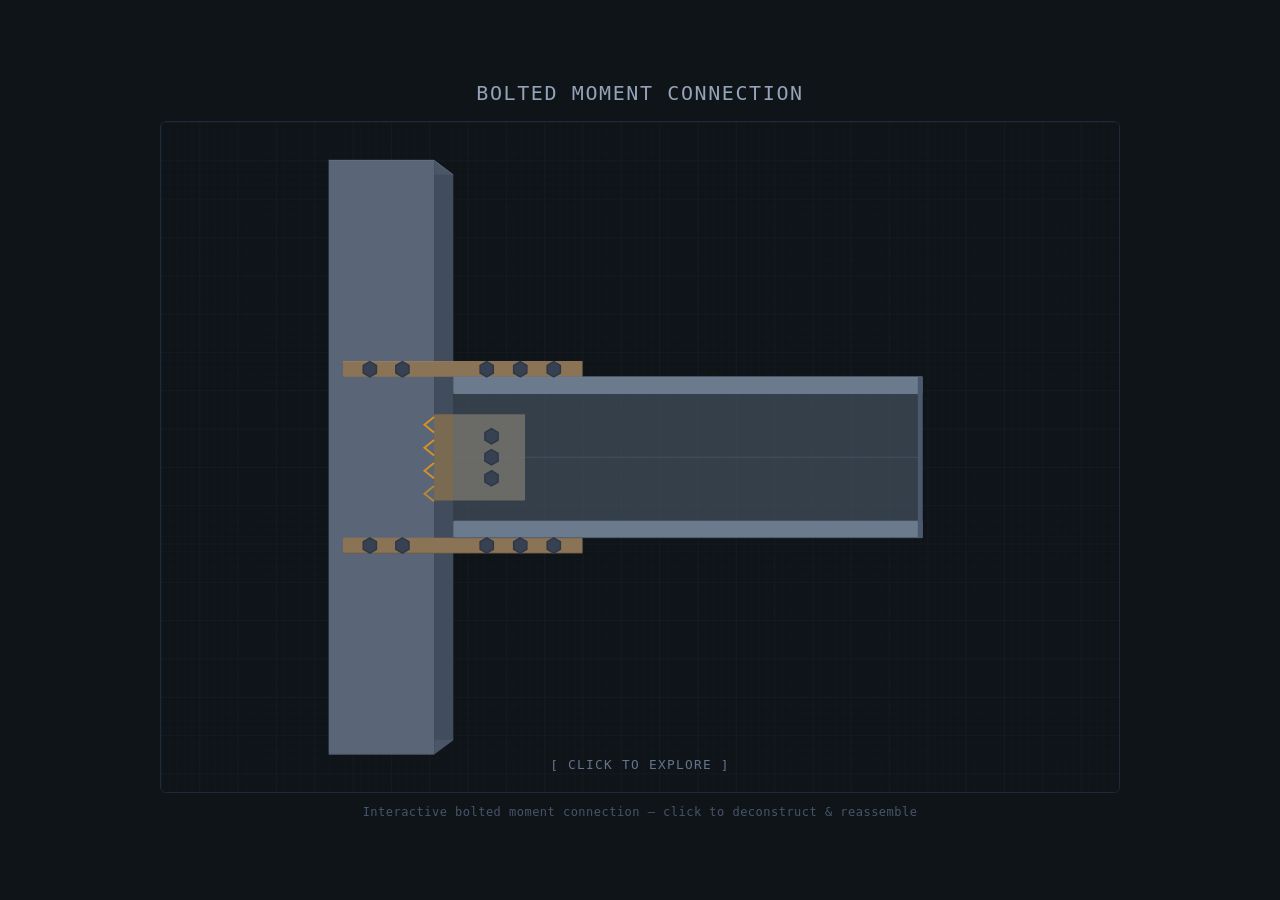
<file: components/exploded-view/steel-connection.html>
<!DOCTYPE html>
<html lang="en">
<head>
    <meta charset="UTF-8">
    <meta name="viewport" content="width=device-width, initial-scale=1.0">
    <title>Steel Connection — Exploded View</title>
    <style>
        *, *::before, *::after { box-sizing: border-box; margin: 0; padding: 0; }

        body {
            background: #0f1419;
            min-height: 100vh;
            display: flex;
            flex-direction: column;
            align-items: center;
            justify-content: center;
            font-family: 'SF Mono', 'Cascadia Code', 'Fira Code', 'Consolas', monospace;
            color: #e2e8f0;
            padding: 16px;
            overflow-x: hidden;
        }

        .container {
            width: 100%;
            max-width: 960px;
            position: relative;
        }

        h1 {
            font-size: clamp(1rem, 2.5vw, 1.25rem);
            font-weight: 500;
            letter-spacing: 0.08em;
            text-transform: uppercase;
            color: #94a3b8;
            margin-bottom: 1rem;
            text-align: center;
        }

        .svg-wrapper {
            width: 100%;
            cursor: pointer;
            position: relative;
            border: 1px solid #1e293b;
            border-radius: 6px;
            overflow: hidden;
            background: #0f1419;
        }

        .svg-wrapper svg {
            display: block;
            width: 100%;
            height: auto;
        }

        .hint {
            position: absolute;
            bottom: 20px;
            left: 50%;
            transform: translateX(-50%);
            font-size: 0.8rem;
            color: #64748b;
            letter-spacing: 0.1em;
            text-transform: uppercase;
            pointer-events: none;
            transition: opacity 0.5s ease;
        }

        .hint.hidden { opacity: 0; }

        .caption {
            margin-top: 0.75rem;
            font-size: 0.75rem;
            color: #475569;
            text-align: center;
            letter-spacing: 0.04em;
        }

        /* SVG label styling */
        .part-label {
            font-family: 'SF Mono', 'Cascadia Code', 'Fira Code', 'Consolas', monospace;
            font-size: 12px;
            fill: #cbd5e1;
            opacity: 0;
        }
        .part-label-bg {
            fill: #0f1419;
            opacity: 0;
            rx: 3;
        }
        .leader-line {
            stroke: #475569;
            stroke-width: 1;
            stroke-dasharray: 4 3;
            opacity: 0;
        }
    </style>
</head>
<body>
    <div class="container">
        <h1>Bolted Moment Connection</h1>
        <div class="svg-wrapper" id="connectionViewer">
            <svg viewBox="0 0 1000 700" xmlns="http://www.w3.org/2000/svg">
                <defs>
                    <!-- Blueprint grid pattern -->
                    <pattern id="grid" width="40" height="40" patternUnits="userSpaceOnUse">
                        <path d="M 40 0 L 0 0 0 40" fill="none" stroke="#1a2332" stroke-width="0.5"/>
                    </pattern>
                    <pattern id="gridSmall" width="8" height="8" patternUnits="userSpaceOnUse">
                        <path d="M 8 0 L 0 0 0 8" fill="none" stroke="#141d28" stroke-width="0.3"/>
                    </pattern>
                    <!-- Bolt head hex shape -->
                    <polygon id="hexBolt" points="0,-8 6.9,-4 6.9,4 0,8 -6.9,4 -6.9,-4" fill="#374151" stroke="#2d3748" stroke-width="1.5"/>
                    <!-- Steel hatch pattern -->
                    <pattern id="steelHatch" width="6" height="6" patternTransform="rotate(45)" patternUnits="userSpaceOnUse">
                        <line x1="0" y1="0" x2="0" y2="6" stroke="#4a5568" stroke-width="0.4" opacity="0.3"/>
                    </pattern>
                </defs>

                <!-- Background grid -->
                <rect width="1000" height="700" fill="#0f1419"/>
                <rect width="1000" height="700" fill="url(#gridSmall)"/>
                <rect width="1000" height="700" fill="url(#grid)"/>

                <!-- ============ COLUMN ============ -->
                <g id="column">
                    <!-- Column flange face -->
                    <rect x="175" y="40" width="110" height="620" rx="1" fill="#5a6577"/>
                    <rect x="175" y="40" width="110" height="620" rx="1" fill="url(#steelHatch)"/>
                    <!-- Column 3D depth / right flange edge -->
                    <polygon points="285,40 305,55 305,645 285,660" fill="#4a5568"/>
                    <polygon points="285,40 305,55 305,645 285,660" fill="url(#steelHatch)" opacity="0.5"/>
                    <!-- Column web hint (visible between flanges at depth) -->
                    <rect x="285" y="55" width="20" height="590" fill="#3d4756" opacity="0.6"/>
                    <!-- Top/bottom flange edges -->
                    <line x1="175" y1="40" x2="285" y2="40" stroke="#6b7784" stroke-width="1"/>
                    <line x1="175" y1="660" x2="285" y2="660" stroke="#4a5568" stroke-width="1"/>
                    <line x1="285" y1="40" x2="305" y2="55" stroke="#6b7784" stroke-width="0.8"/>
                    <line x1="285" y1="660" x2="305" y2="645" stroke="#4a5568" stroke-width="0.8"/>
                </g>

                <!-- ============ SHEAR TAB ============ -->
                <g id="shear-tab">
                    <rect x="285" y="305" width="95" height="90" rx="1" fill="#7a6a52"/>
                    <rect x="285" y="305" width="95" height="90" rx="1" fill="url(#steelHatch)" opacity="0.4"/>
                    <!-- Fillet weld symbols along column face -->
                    <g class="welds">
                        <path d="M285,308 L275,316 L285,324" stroke="#f59e0b" stroke-width="2" fill="none" opacity="0.8"/>
                        <path d="M285,332 L275,340 L285,348" stroke="#f59e0b" stroke-width="2" fill="none" opacity="0.8"/>
                        <path d="M285,356 L275,364 L285,372" stroke="#f59e0b" stroke-width="2" fill="none" opacity="0.8"/>
                        <path d="M285,380 L275,388 L285,396" stroke="#f59e0b" stroke-width="2" fill="none" opacity="0.6"/>
                    </g>
                </g>

                <!-- ============ TOP CONNECTION PLATE ============ -->
                <g id="top-plate">
                    <rect x="190" y="250" width="250" height="16" rx="1" fill="#8b7355"/>
                    <rect x="190" y="250" width="250" height="16" rx="1" fill="url(#steelHatch)" opacity="0.3"/>
                    <!-- Plate edge highlight -->
                    <line x1="190" y1="250" x2="440" y2="250" stroke="#9d8463" stroke-width="0.8"/>
                </g>

                <!-- ============ BOTTOM CONNECTION PLATE ============ -->
                <g id="bottom-plate">
                    <rect x="190" y="434" width="250" height="16" rx="1" fill="#8b7355"/>
                    <rect x="190" y="434" width="250" height="16" rx="1" fill="url(#steelHatch)" opacity="0.3"/>
                    <line x1="190" y1="450" x2="440" y2="450" stroke="#6e5a3f" stroke-width="0.8"/>
                </g>

                <!-- ============ BEAM ============ -->
                <g id="beam">
                    <!-- Top flange -->
                    <rect x="305" y="266" width="490" height="18" rx="1" fill="#6b7b8d"/>
                    <!-- Bottom flange -->
                    <rect x="305" y="416" width="490" height="18" rx="1" fill="#6b7b8d"/>
                    <!-- Web -->
                    <rect x="305" y="284" width="490" height="132" rx="1" fill="#5a6a7c" opacity="0.5"/>
                    <!-- Web center line -->
                    <line x1="305" y1="350" x2="795" y2="350" stroke="#6b7b8d" stroke-width="0.5" opacity="0.6"/>
                    <!-- Flange edge highlights -->
                    <line x1="305" y1="266" x2="795" y2="266" stroke="#7d8d9f" stroke-width="0.6"/>
                    <line x1="305" y1="434" x2="795" y2="434" stroke="#4a5a6c" stroke-width="0.6"/>
                    <!-- Beam end face (cut section) at right end -->
                    <rect x="790" y="266" width="5" height="168" fill="#4a5a6c"/>
                </g>

                <!-- ============ BOLTS — TOP PLATE ============ -->
                <g id="bolts-top">
                    <!-- Column-side bolts (2 rows × 2) -->
                    <use href="#hexBolt" x="218" y="258" class="bolt"/>
                    <use href="#hexBolt" x="252" y="258" class="bolt"/>
                    <!-- Beam-side bolts (2 rows × 3) -->
                    <use href="#hexBolt" x="340" y="258" class="bolt"/>
                    <use href="#hexBolt" x="375" y="258" class="bolt"/>
                    <use href="#hexBolt" x="410" y="258" class="bolt"/>
                </g>

                <!-- ============ BOLTS — BOTTOM PLATE ============ -->
                <g id="bolts-bottom">
                    <!-- Column-side bolts -->
                    <use href="#hexBolt" x="218" y="442" class="bolt"/>
                    <use href="#hexBolt" x="252" y="442" class="bolt"/>
                    <!-- Beam-side bolts -->
                    <use href="#hexBolt" x="340" y="442" class="bolt"/>
                    <use href="#hexBolt" x="375" y="442" class="bolt"/>
                    <use href="#hexBolt" x="410" y="442" class="bolt"/>
                </g>

                <!-- ============ BOLTS — SHEAR TAB ============ -->
                <g id="bolts-shear">
                    <use href="#hexBolt" x="345" y="328" class="bolt"/>
                    <use href="#hexBolt" x="345" y="350" class="bolt"/>
                    <use href="#hexBolt" x="345" y="372" class="bolt"/>
                </g>

                <!-- ============ LABELS (hidden until exploded) ============ -->
                <g id="labels">
                    <!-- Column label -->
                    <rect class="part-label-bg" x="170" y="6" width="120" height="22"/>
                    <text class="part-label" x="180" y="22">W14×90 Column</text>
                    <line class="leader-line" x1="230" y1="28" x2="230" y2="40"/>

                    <!-- Beam label -->
                    <rect class="part-label-bg" x="580" y="236" width="112" height="22"/>
                    <text class="part-label" x="590" y="252">W21×62 Beam</text>
                    <line class="leader-line" x1="636" y1="258" x2="636" y2="270"/>

                    <!-- Top plate label -->
                    <rect class="part-label-bg" x="310" y="206" width="166" height="22"/>
                    <text class="part-label" x="320" y="222">Top Flange PL ½"×8"</text>
                    <line class="leader-line" x1="395" y1="228" x2="395" y2="248"/>

                    <!-- Bottom plate label -->
                    <rect class="part-label-bg" x="310" y="480" width="186" height="22"/>
                    <text class="part-label" x="320" y="496">Bottom Flange PL ½"×8"</text>
                    <line class="leader-line" x1="400" y1="478" x2="400" y2="456"/>

                    <!-- Shear tab label -->
                    <rect class="part-label-bg" x="400" y="338" width="138" height="22"/>
                    <text class="part-label" x="410" y="354">Shear Tab ⅜"×9"</text>
                    <line class="leader-line" x1="398" y1="350" x2="382" y2="350"/>

                    <!-- Bolts label -->
                    <rect class="part-label-bg" x="445" y="250" width="126" height="22"/>
                    <text class="part-label" x="455" y="266">A325 Bolts (typ.)</text>
                    <line class="leader-line" x1="443" y1="261" x2="420" y2="258"/>

                    <!-- Weld label -->
                    <rect class="part-label-bg" x="152" y="338" width="112" height="22"/>
                    <text class="part-label" x="162" y="354">Fillet Weld ¼"</text>
                    <line class="leader-line" x1="264" y1="350" x2="275" y2="350"/>
                </g>
            </svg>
            <div class="hint" id="hint">[ Click to Explore ]</div>
        </div>
        <p class="caption">Interactive bolted moment connection — click to deconstruct &amp; reassemble</p>
    </div>

    <script src="../lib/gsap.min.js"></script>
    <script>
    (function() {
        const viewer = document.getElementById('connectionViewer');
        const hint = document.getElementById('hint');
        let exploded = false;
        let firstClick = true;

        const ease = 'power2.inOut';

        const tl = gsap.timeline({ paused: true });

        // Phase 1: Bolts unscrew (rotate + pull outward)
        tl.to('#bolts-top .bolt, #bolts-bottom .bolt, #bolts-shear .bolt', {
            rotation: 120,
            scale: 1.15,
            transformOrigin: '50% 50%',
            duration: 0.35,
            stagger: { each: 0.03, from: 'random' },
            ease: ease
        }, 0);

        // Phase 1b: Bolts translate outward
        tl.to('#bolts-top', {
            y: -50,
            x: 25,
            duration: 0.5,
            ease: ease
        }, 0.15);
        tl.to('#bolts-bottom', {
            y: 50,
            x: 25,
            duration: 0.5,
            ease: ease
        }, 0.15);
        tl.to('#bolts-shear', {
            x: 70,
            duration: 0.5,
            ease: ease
        }, 0.18);

        // Phase 2: Top and bottom plates separate
        tl.to('#top-plate', {
            y: -55,
            x: 50,
            duration: 0.6,
            ease: ease
        }, 0.3);
        tl.to('#bottom-plate', {
            y: 55,
            x: 50,
            duration: 0.6,
            ease: ease
        }, 0.3);

        // Phase 3: Beam slides right
        tl.to('#beam', {
            x: 140,
            duration: 0.7,
            ease: ease
        }, 0.4);

        // Phase 4: Shear tab separates from column
        tl.to('#shear-tab', {
            x: 85,
            duration: 0.55,
            ease: ease
        }, 0.5);

        // Phase 5: Labels and leader lines fade in
        tl.to('.part-label', {
            opacity: 1,
            duration: 0.4,
            stagger: 0.04,
            ease: 'power1.out'
        }, 0.7);
        tl.to('.part-label-bg', {
            opacity: 0.85,
            duration: 0.4,
            stagger: 0.04,
            ease: 'power1.out'
        }, 0.7);
        tl.to('.leader-line', {
            opacity: 0.6,
            duration: 0.35,
            stagger: 0.04,
            ease: 'power1.out'
        }, 0.75);

        viewer.addEventListener('click', function() {
            if (firstClick) {
                hint.classList.add('hidden');
                firstClick = false;
            }

            if (exploded) {
                tl.reverse();
            } else {
                tl.play();
            }
            exploded = !exploded;
        });

        // Subtle hover effect — slight scale on SVG
        viewer.addEventListener('mouseenter', function() {
            if (!exploded) {
                gsap.to(viewer.querySelector('svg'), {
                    scale: 1.01,
                    duration: 0.4,
                    ease: 'power1.out'
                });
            }
        });
        viewer.addEventListener('mouseleave', function() {
            gsap.to(viewer.querySelector('svg'), {
                scale: 1,
                duration: 0.4,
                ease: 'power1.out'
            });
        });
    })();
    </script>
</body>
</html>
</file>
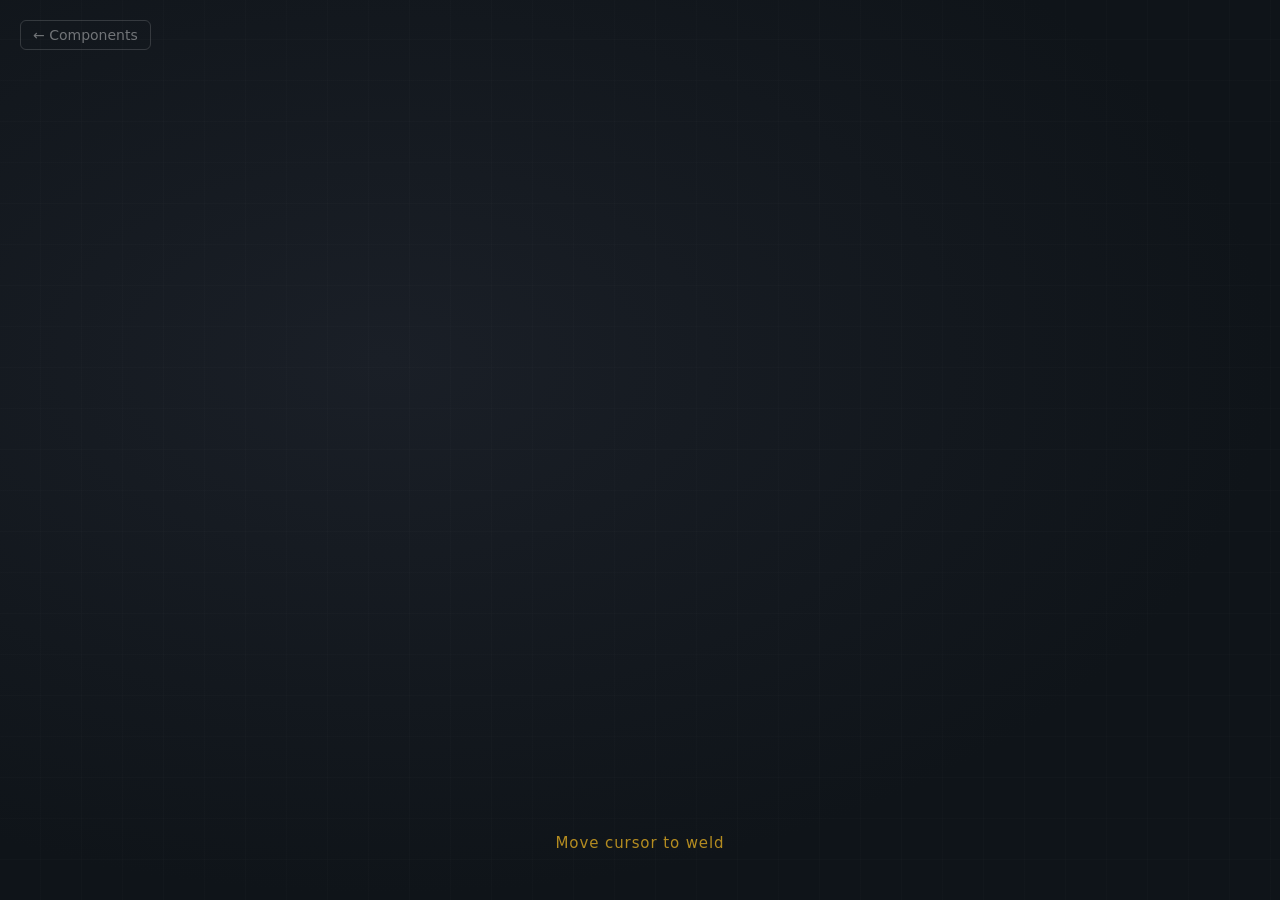
<file: components/particles/welding-sparks.html>
<!DOCTYPE html>
<html lang="en">
<head>
    <meta charset="UTF-8">
    <meta name="viewport" content="width=device-width, initial-scale=1.0">
    <title>Welding Sparks — Particle Effect</title>
    <style>
        *, *::before, *::after { margin: 0; padding: 0; box-sizing: border-box; }

        body {
            background: #0f1419;
            overflow: hidden;
            width: 100vw;
            height: 100vh;
            font-family: system-ui, -apple-system, sans-serif;
            cursor: crosshair;
        }

        .steel-bg {
            position: fixed;
            inset: 0;
            background:
                repeating-linear-gradient(
                    0deg,
                    transparent,
                    transparent 40px,
                    rgba(255,255,255,0.012) 40px,
                    rgba(255,255,255,0.012) 41px
                ),
                repeating-linear-gradient(
                    90deg,
                    transparent,
                    transparent 40px,
                    rgba(255,255,255,0.012) 40px,
                    rgba(255,255,255,0.012) 41px
                ),
                radial-gradient(ellipse at 30% 40%, #1a1f27 0%, #0f1419 70%);
            z-index: 0;
        }

        #weldCanvas {
            position: fixed;
            inset: 0;
            z-index: 1;
            display: block;
        }

        .hint {
            position: fixed;
            bottom: 48px;
            left: 50%;
            transform: translateX(-50%);
            color: rgba(251, 191, 36, 0.7);
            font-size: 15px;
            letter-spacing: 0.06em;
            z-index: 2;
            pointer-events: none;
            transition: opacity 1.2s ease;
            text-align: center;
            padding: 0 16px;
        }
        .hint.hidden { opacity: 0; }

        .back-link {
            position: fixed;
            top: 20px;
            left: 20px;
            color: rgba(255,255,255,0.4);
            text-decoration: none;
            font-size: 14px;
            z-index: 3;
            padding: 6px 12px;
            border: 1px solid rgba(255,255,255,0.15);
            border-radius: 6px;
            transition: color 0.2s, border-color 0.2s;
        }
        .back-link:hover { color: #fbbf24; border-color: #fbbf24; }
    </style>
</head>
<body>
    <div class="steel-bg"></div>
    <canvas id="weldCanvas"></canvas>
    <div class="hint" id="hint">Move cursor to weld</div>
    <a href="../index.html" class="back-link">&larr; Components</a>

    <script>
    (function() {
        const canvas = document.getElementById('weldCanvas');
        const ctx = canvas.getContext('2d');
        const hint = document.getElementById('hint');

        let W, H;
        function resize() {
            W = canvas.width = window.innerWidth;
            H = canvas.height = window.innerHeight;
        }
        resize();
        window.addEventListener('resize', resize);

        const MAX_SPARKS = 500;
        const MAX_EMBERS = 120;
        const MAX_DRIPS = 15;
        const MAX_SEAM = 200;

        let mouseX = W / 2, mouseY = H / 2;
        let prevMouseX = mouseX, prevMouseY = mouseY;
        let mouseSpeed = 0;
        let mouseActive = false;
        let hintDismissed = false;

        // --- Particle pools ---
        const sparks = [];
        const embers = [];
        const drips = [];
        const seamPoints = [];

        for (let i = 0; i < MAX_SPARKS; i++) sparks.push({ alive: false });
        for (let i = 0; i < MAX_EMBERS; i++) embers.push({ alive: false });
        for (let i = 0; i < MAX_DRIPS; i++) drips.push({ alive: false });

        function getDeadSpark() {
            for (let i = 0; i < sparks.length; i++) if (!sparks[i].alive) return sparks[i];
            return null;
        }
        function getDeadEmber() {
            for (let i = 0; i < embers.length; i++) if (!embers[i].alive) return embers[i];
            return null;
        }
        function getDeadDrip() {
            for (let i = 0; i < drips.length; i++) if (!drips[i].alive) return drips[i];
            return null;
        }

        function spawnSpark(x, y, speed) {
            const p = getDeadSpark();
            if (!p) return;
            p.alive = true;
            p.x = x + (Math.random() - 0.5) * 4;
            p.y = y + (Math.random() - 0.5) * 4;

            const angle = Math.PI * 0.5 + (Math.random() - 0.5) * 1.8;
            const vel = 1.5 + Math.random() * 4 + speed * 0.5;
            p.vx = Math.cos(angle) * vel + (Math.random() - 0.5) * 2;
            p.vy = Math.sin(angle) * vel * 0.8 + Math.random() * 1.5;

            p.life = 0;
            p.maxLife = 0.5 + Math.random() * 1.0;
            p.size = 2 + Math.random() * 2.5;
            p.bounce = Math.random() < 0.3;
            p.prevX = p.x;
            p.prevY = p.y;
        }

        function spawnEmber(x, y) {
            const e = getDeadEmber();
            if (!e) return;
            e.alive = true;
            e.x = x + (Math.random() - 0.5) * 6;
            e.y = y + (Math.random() - 0.5) * 6;
            e.vx = (Math.random() - 0.5) * 0.3;
            e.vy = Math.random() * 0.2;
            e.life = 0;
            e.maxLife = 1.5 + Math.random() * 2.5;
            e.size = 1 + Math.random() * 2;
        }

        function spawnDrip(x, y) {
            const d = getDeadDrip();
            if (!d) return;
            d.alive = true;
            d.x = x + (Math.random() - 0.5) * 3;
            d.y = y;
            d.vx = (Math.random() - 0.5) * 0.3;
            d.vy = 0.5;
            d.life = 0;
            d.maxLife = 2.0 + Math.random() * 1.5;
            d.size = 3 + Math.random() * 2;
        }

        function addSeamPoint(x, y) {
            seamPoints.push({ x, y, life: 0, maxLife: 3.0 + Math.random() * 1.5 });
            if (seamPoints.length > MAX_SEAM) seamPoints.shift();
        }

        // --- Color helpers ---
        function sparkColor(t) {
            if (t < 0.15) return { r: 255, g: 255, b: 240, a: 1.0 };
            if (t < 0.35) return { r: 254, g: 240, b: 138, a: 0.95 };
            if (t < 0.6) return { r: 251, g: 191, b: 36, a: 0.85 };
            if (t < 0.8) return { r: 249, g: 115, b: 22, a: 0.7 };
            return { r: 239, g: 68, b: 68, a: 0.5 * (1 - t) / 0.2 };
        }

        // --- Input handling ---
        function onPointerMove(x, y) {
            prevMouseX = mouseX;
            prevMouseY = mouseY;
            mouseX = x;
            mouseY = y;
            mouseActive = true;
            if (!hintDismissed) {
                hintDismissed = true;
                hint.classList.add('hidden');
            }
        }

        canvas.addEventListener('mousemove', function(e) {
            onPointerMove(e.clientX, e.clientY);
        });
        canvas.addEventListener('touchmove', function(e) {
            e.preventDefault();
            const t = e.touches[0];
            onPointerMove(t.clientX, t.clientY);
        }, { passive: false });
        canvas.addEventListener('touchstart', function(e) {
            e.preventDefault();
            const t = e.touches[0];
            onPointerMove(t.clientX, t.clientY);
        }, { passive: false });

        // --- Update & Draw ---
        let lastTime = 0;
        let spawnAcc = 0;
        let dripAcc = 0;

        function update(dt) {
            const dx = mouseX - prevMouseX;
            const dy = mouseY - prevMouseY;
            mouseSpeed = Math.sqrt(dx * dx + dy * dy) / Math.max(dt, 0.001);
            mouseSpeed = Math.min(mouseSpeed, 2000);

            if (mouseActive) {
                const rate = 8 + mouseSpeed * 0.15;
                spawnAcc += rate * dt;
                while (spawnAcc >= 1) {
                    spawnSpark(mouseX, mouseY, mouseSpeed * 0.005);
                    spawnAcc -= 1;
                }

                if (Math.random() < dt * (2 + mouseSpeed * 0.01)) {
                    spawnEmber(mouseX, mouseY);
                }

                dripAcc += dt;
                const dripInterval = mouseSpeed > 200 ? 0.15 : 0.5;
                if (dripAcc > dripInterval) {
                    spawnDrip(mouseX, mouseY);
                    dripAcc = 0;
                }

                if (mouseSpeed > 5) {
                    addSeamPoint(mouseX, mouseY);
                }
            }

            const gravity = 280;

            for (let i = 0; i < sparks.length; i++) {
                const p = sparks[i];
                if (!p.alive) continue;
                p.life += dt;
                if (p.life >= p.maxLife) { p.alive = false; continue; }

                p.prevX = p.x;
                p.prevY = p.y;
                p.vy += gravity * dt;
                p.vx *= 0.995;
                p.x += p.vx * dt * 60;
                p.y += p.vy * dt * 60;

                if (p.bounce && p.y > H - 5) {
                    p.y = H - 5;
                    p.vy *= -0.3 - Math.random() * 0.2;
                    p.vx *= 0.7;
                    if (Math.abs(p.vy) < 0.5) p.bounce = false;
                }
            }

            for (let i = 0; i < embers.length; i++) {
                const e = embers[i];
                if (!e.alive) continue;
                e.life += dt;
                if (e.life >= e.maxLife) { e.alive = false; continue; }
                e.x += e.vx * dt * 60;
                e.y += e.vy * dt * 60;
                e.vy += 5 * dt;
            }

            for (let i = 0; i < drips.length; i++) {
                const d = drips[i];
                if (!d.alive) continue;
                d.life += dt;
                if (d.life >= d.maxLife || d.y > H + 10) { d.alive = false; continue; }
                d.vy += gravity * 0.6 * dt;
                d.x += d.vx * dt * 60;
                d.y += d.vy * dt * 60;
            }

            for (let i = seamPoints.length - 1; i >= 0; i--) {
                seamPoints[i].life += dt;
                if (seamPoints[i].life >= seamPoints[i].maxLife) {
                    seamPoints.splice(i, 1);
                }
            }
        }

        function draw() {
            ctx.clearRect(0, 0, W, H);

            // Weld seam trail
            for (let i = 1; i < seamPoints.length; i++) {
                const s = seamPoints[i];
                const sp = seamPoints[i - 1];
                const t = s.life / s.maxLife;
                const alpha = (1 - t) * 0.25;
                if (alpha < 0.005) continue;
                const width = (1 - t) * 8 + 2;

                ctx.beginPath();
                ctx.moveTo(sp.x, sp.y);
                ctx.lineTo(s.x, s.y);
                ctx.strokeStyle = `rgba(251,191,36,${alpha})`;
                ctx.lineWidth = width;
                ctx.lineCap = 'round';
                ctx.stroke();

                if (alpha > 0.08) {
                    ctx.beginPath();
                    ctx.moveTo(sp.x, sp.y);
                    ctx.lineTo(s.x, s.y);
                    ctx.strokeStyle = `rgba(254,240,138,${alpha * 0.4})`;
                    ctx.lineWidth = width * 2.5;
                    ctx.stroke();
                }
            }

            // Embers (drawn first, underneath)
            for (let i = 0; i < embers.length; i++) {
                const e = embers[i];
                if (!e.alive) continue;
                const t = e.life / e.maxLife;
                const alpha = (1 - t) * 0.35;
                const sz = e.size * (1 - t * 0.5);
                ctx.beginPath();
                ctx.arc(e.x, e.y, sz, 0, Math.PI * 2);
                ctx.fillStyle = `rgba(146,64,14,${alpha})`;
                ctx.fill();
            }

            // Sparks with additive blending
            ctx.save();
            ctx.globalCompositeOperation = 'lighter';

            for (let i = 0; i < sparks.length; i++) {
                const p = sparks[i];
                if (!p.alive) continue;
                const t = p.life / p.maxLife;
                const c = sparkColor(t);
                const sz = p.size * (1 - t * 0.6);

                // Motion trail
                const tdx = p.x - p.prevX;
                const tdy = p.y - p.prevY;
                const trailLen = Math.sqrt(tdx * tdx + tdy * tdy);
                if (trailLen > 1) {
                    ctx.beginPath();
                    ctx.moveTo(p.prevX, p.prevY);
                    ctx.lineTo(p.x, p.y);
                    ctx.strokeStyle = `rgba(${c.r},${c.g},${c.b},${c.a * 0.4})`;
                    ctx.lineWidth = sz * 0.6;
                    ctx.lineCap = 'round';
                    ctx.stroke();
                }

                // Spark body
                ctx.beginPath();
                ctx.arc(p.x, p.y, sz, 0, Math.PI * 2);
                ctx.fillStyle = `rgba(${c.r},${c.g},${c.b},${c.a})`;
                ctx.fill();

                // Glow halo on hot sparks
                if (t < 0.3) {
                    ctx.beginPath();
                    ctx.arc(p.x, p.y, sz * 3, 0, Math.PI * 2);
                    ctx.fillStyle = `rgba(${c.r},${c.g},${c.b},${c.a * 0.12})`;
                    ctx.fill();
                }
            }

            // Drips
            for (let i = 0; i < drips.length; i++) {
                const d = drips[i];
                if (!d.alive) continue;
                const t = d.life / d.maxLife;
                const alpha = (1 - t) * 0.9;
                const sz = d.size * (1 - t * 0.3);

                // Drip trail
                ctx.beginPath();
                ctx.arc(d.x, d.y, sz, 0, Math.PI * 2);
                ctx.fillStyle = `rgba(251,191,36,${alpha})`;
                ctx.fill();

                ctx.beginPath();
                ctx.arc(d.x, d.y, sz * 0.5, 0, Math.PI * 2);
                ctx.fillStyle = `rgba(255,255,240,${alpha * 0.7})`;
                ctx.fill();

                // Drip glow
                ctx.beginPath();
                ctx.arc(d.x, d.y, sz * 4, 0, Math.PI * 2);
                ctx.fillStyle = `rgba(249,115,22,${alpha * 0.1})`;
                ctx.fill();
            }

            // Cursor core glow
            if (mouseActive) {
                const coreAlpha = 0.4 + Math.min(mouseSpeed * 0.0005, 0.5);

                ctx.beginPath();
                ctx.arc(mouseX, mouseY, 30, 0, Math.PI * 2);
                ctx.fillStyle = `rgba(254,240,138,${coreAlpha * 0.15})`;
                ctx.fill();

                ctx.beginPath();
                ctx.arc(mouseX, mouseY, 12, 0, Math.PI * 2);
                ctx.fillStyle = `rgba(255,255,240,${coreAlpha * 0.4})`;
                ctx.fill();

                ctx.beginPath();
                ctx.arc(mouseX, mouseY, 4, 0, Math.PI * 2);
                ctx.fillStyle = `rgba(255,255,255,${coreAlpha})`;
                ctx.fill();
            }

            ctx.restore();
        }

        function loop(time) {
            const dt = Math.min((time - lastTime) / 1000, 0.05);
            lastTime = time;
            update(dt);
            draw();
            requestAnimationFrame(loop);
        }

        requestAnimationFrame(function(time) {
            lastTime = time;
            requestAnimationFrame(loop);
        });
    })();
    </script>
</body>
</html>
</file>
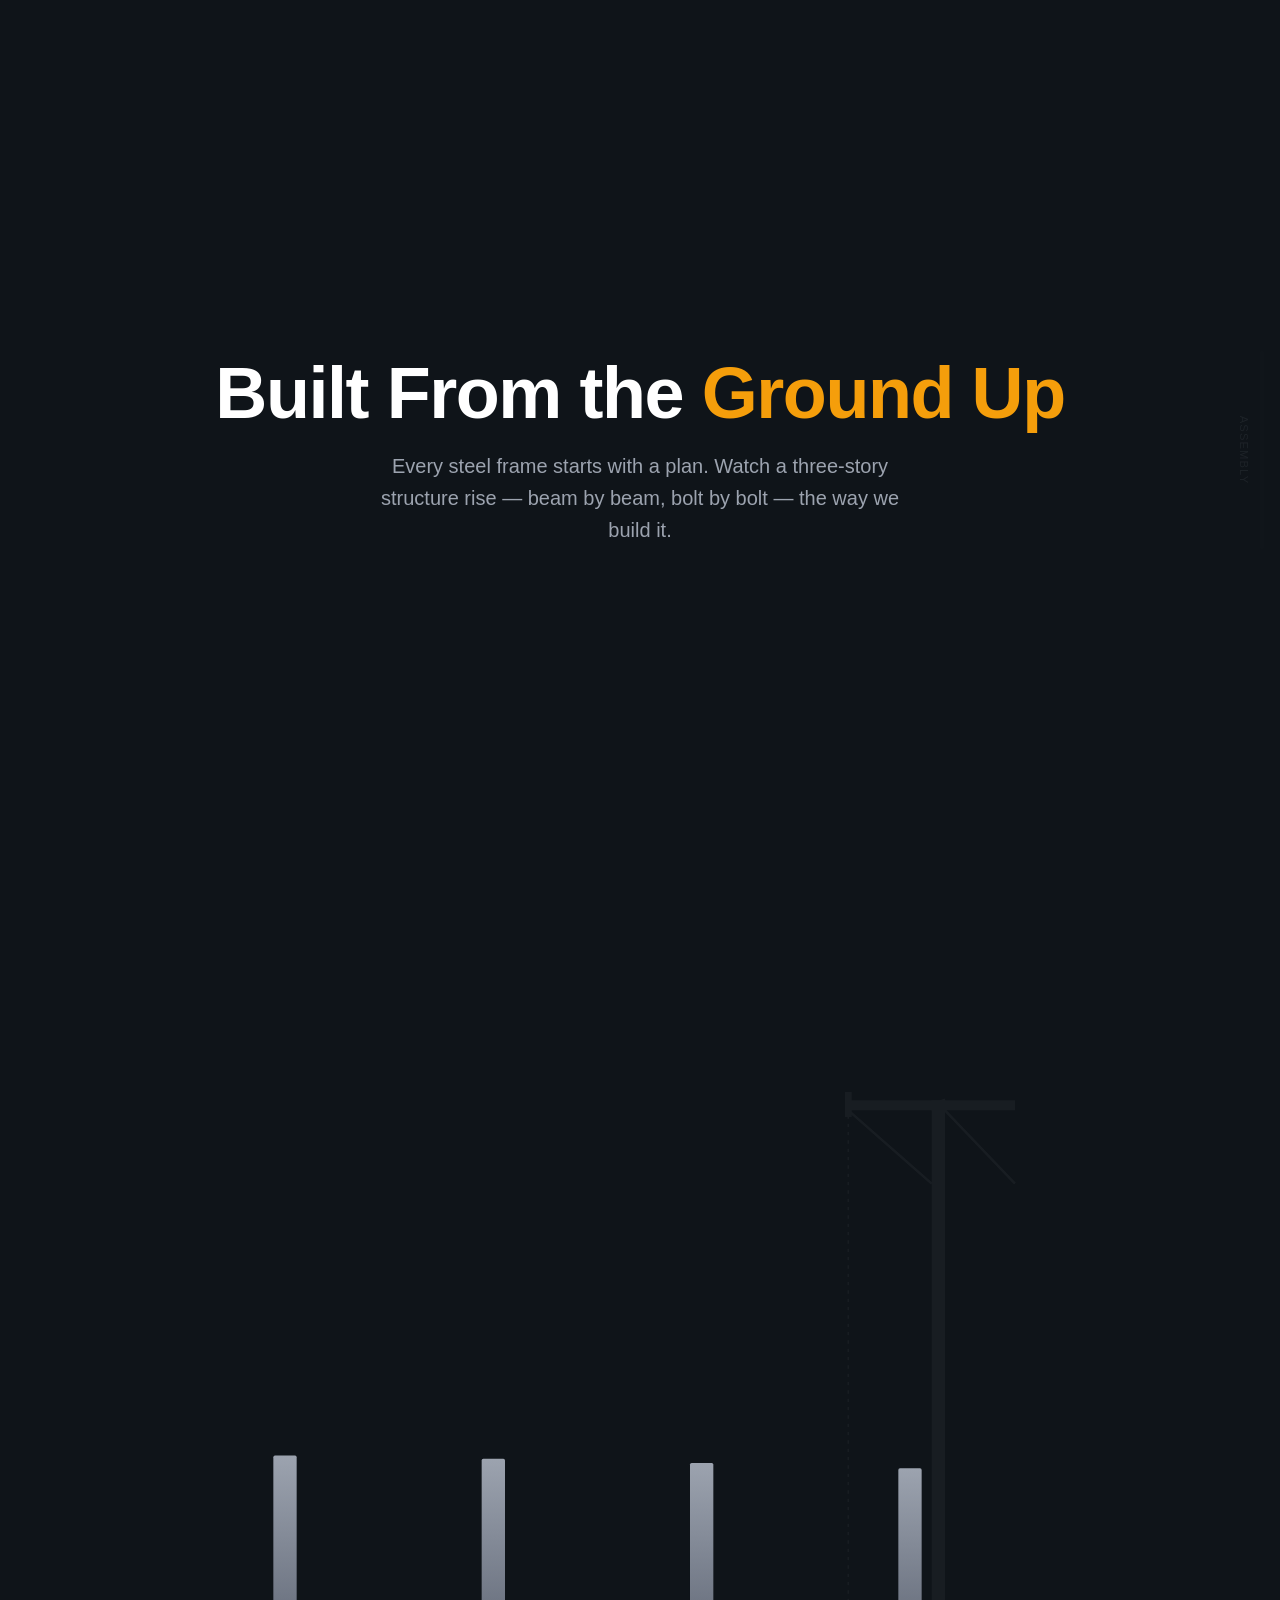
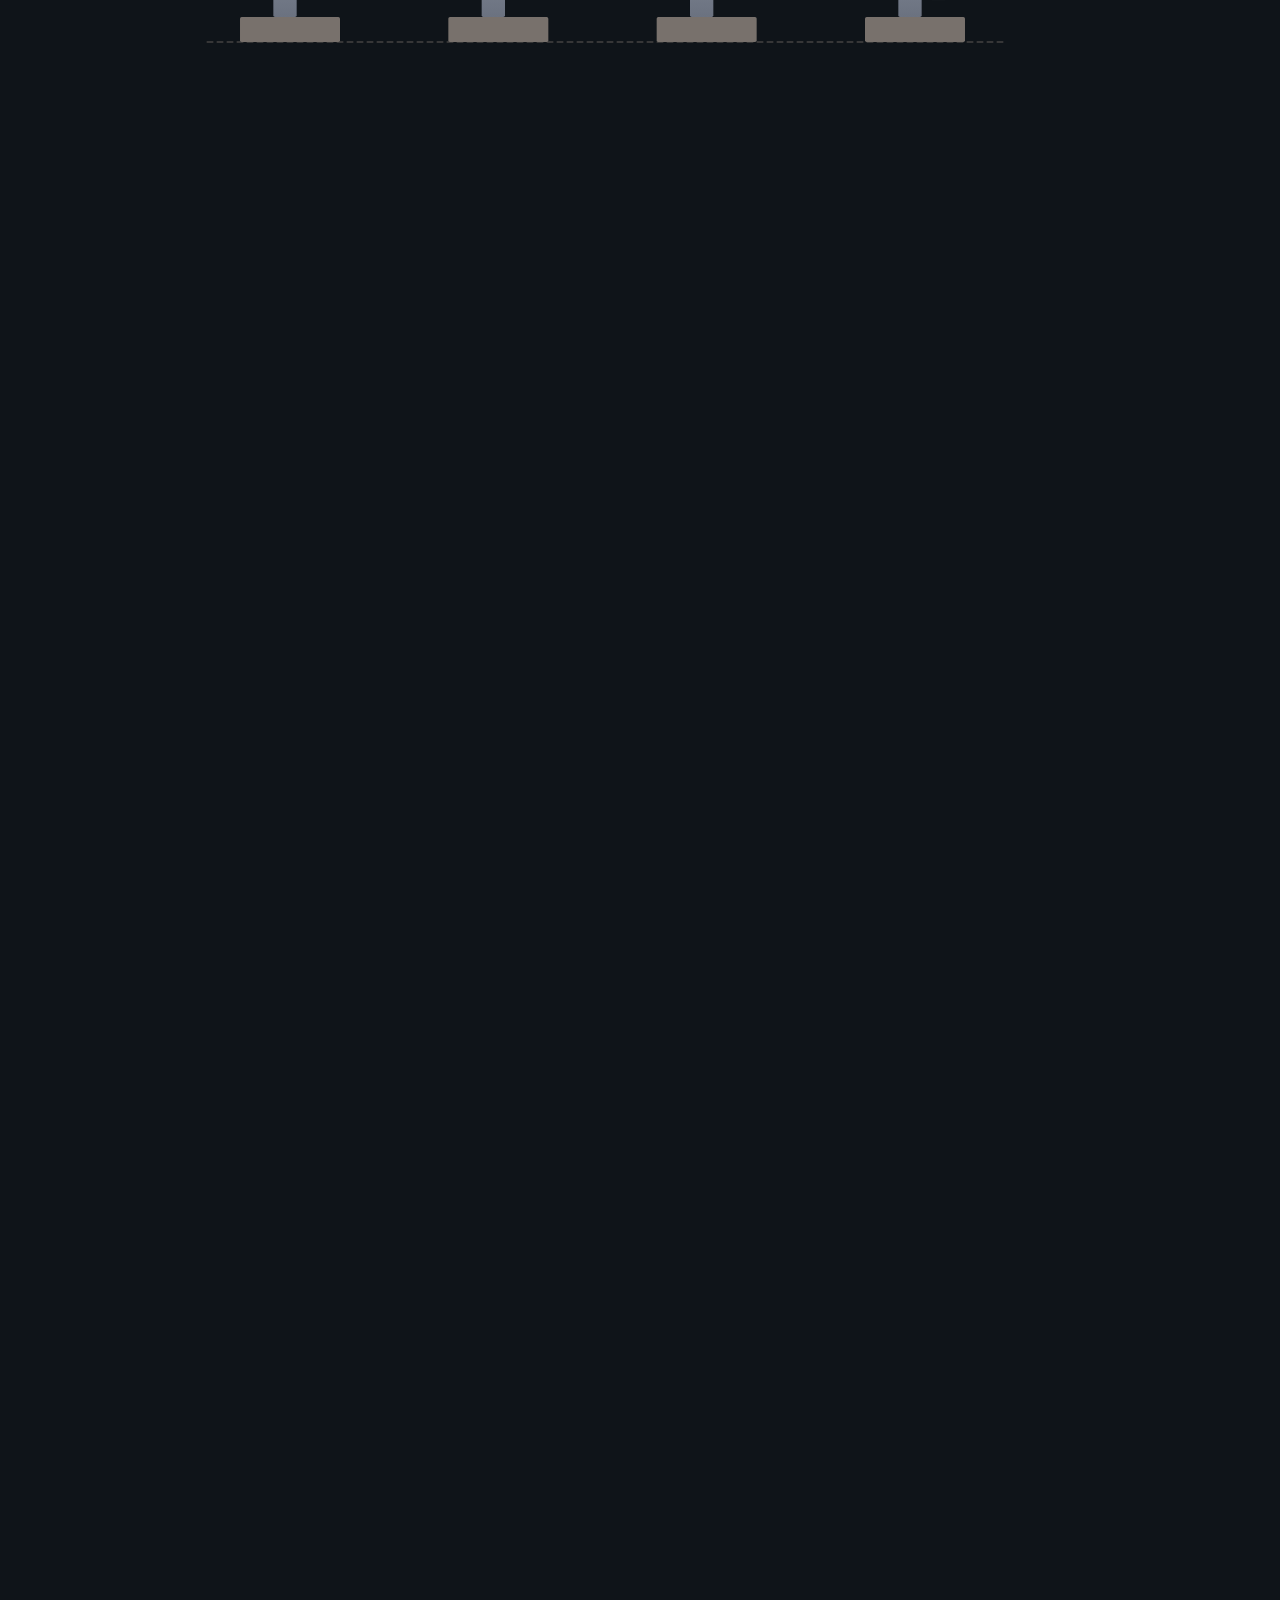
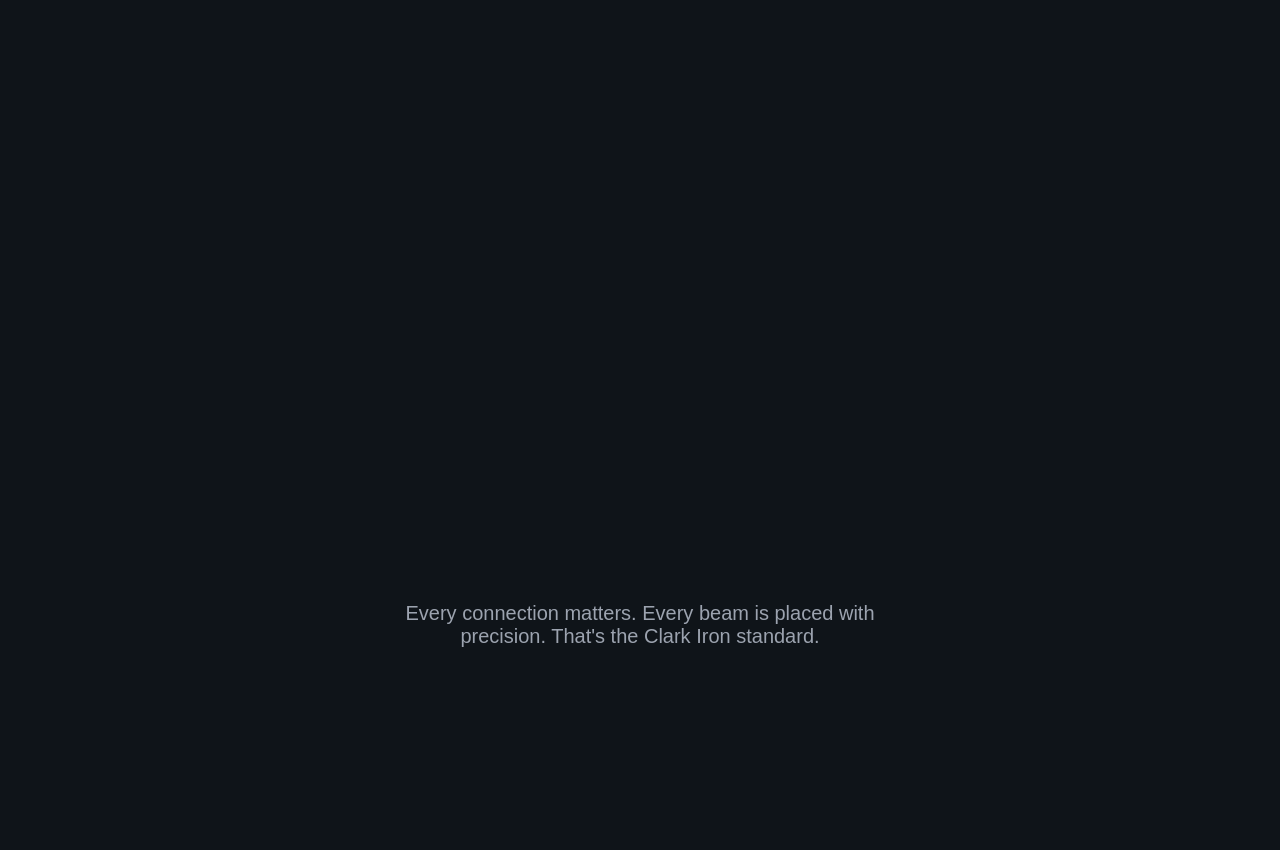
<file: components/scroll-assembly/beam-assembly.html>
<!DOCTYPE html>
<html lang="en">
<head>
    <meta charset="UTF-8">
    <meta name="viewport" content="width=device-width, initial-scale=1.0">
    <title>Steel Frame Assembly — Scroll Animation</title>
    <style>
        *, *::before, *::after { margin: 0; padding: 0; box-sizing: border-box; }

        :root {
            --bg: #0f1419;
            --steel: #6b7280;
            --steel-light: #9ca3af;
            --foundation: #78716c;
            --accent: #f59e0b;
            --text: #ffffff;
            --gutter: 16px;
        }

        body {
            background: var(--bg);
            color: var(--text);
            font-family: -apple-system, BlinkMacSystemFont, 'Segoe UI', Roboto, sans-serif;
            overflow-x: hidden;
        }

        .intro {
            min-height: 100vh;
            display: flex;
            flex-direction: column;
            align-items: center;
            justify-content: center;
            padding: var(--gutter);
            text-align: center;
        }

        .intro h1 {
            font-size: clamp(2rem, 6vw, 4.5rem);
            font-weight: 800;
            letter-spacing: -0.02em;
            line-height: 1.1;
            margin-bottom: 1rem;
        }

        .intro h1 span {
            color: var(--accent);
        }

        .intro p {
            font-size: clamp(1rem, 2vw, 1.25rem);
            color: var(--steel-light);
            max-width: 540px;
            line-height: 1.6;
        }

        .scroll-hint {
            position: fixed;
            bottom: 2rem;
            left: 50%;
            transform: translateX(-50%);
            display: flex;
            flex-direction: column;
            align-items: center;
            gap: 0.5rem;
            z-index: 20;
            pointer-events: none;
        }

        .scroll-hint span {
            font-size: 0.85rem;
            color: var(--steel-light);
            letter-spacing: 0.15em;
            text-transform: uppercase;
        }

        .scroll-hint .arrow {
            width: 20px;
            height: 20px;
            border-right: 2px solid var(--accent);
            border-bottom: 2px solid var(--accent);
            transform: rotate(45deg);
            animation: bounce 1.6s infinite;
        }

        @keyframes bounce {
            0%, 100% { transform: rotate(45deg) translateY(0); opacity: 1; }
            50% { transform: rotate(45deg) translateY(6px); opacity: 0.5; }
        }

        .assembly-section {
            position: relative;
            height: 300vh;
        }

        .sticky-canvas {
            position: sticky;
            top: 0;
            height: 100vh;
            width: 100%;
            display: flex;
            align-items: center;
            justify-content: center;
            padding: var(--gutter);
        }

        .frame-svg {
            width: 100%;
            max-width: 1000px;
            height: auto;
            max-height: 85vh;
        }

        .frame-svg .steel-member {
            fill: url(#steelGrad);
        }

        .frame-svg .foundation-pad {
            fill: var(--foundation);
        }

        .frame-svg .brace {
            stroke: var(--accent);
            stroke-width: 5;
            fill: none;
            stroke-linecap: round;
        }

        .frame-svg .gusset {
            fill: var(--accent);
            opacity: 0.85;
        }

        .frame-svg .detail-plate {
            fill: var(--steel-light);
        }

        .frame-svg text.building-label {
            fill: var(--text);
            font-family: -apple-system, BlinkMacSystemFont, 'Segoe UI', Roboto, sans-serif;
            font-weight: 800;
            letter-spacing: 0.18em;
            text-anchor: middle;
        }

        .progress-track {
            position: fixed;
            right: var(--gutter);
            top: 50%;
            transform: translateY(-50%);
            width: 4px;
            height: 200px;
            background: rgba(255,255,255,0.08);
            border-radius: 2px;
            z-index: 20;
            overflow: hidden;
        }

        .progress-fill {
            width: 100%;
            height: 0%;
            background: var(--accent);
            border-radius: 2px;
            transition: height 0.1s linear;
        }

        .progress-label {
            position: fixed;
            right: calc(var(--gutter) + 14px);
            top: 50%;
            transform: translateY(-50%);
            font-size: 0.7rem;
            color: var(--steel-light);
            letter-spacing: 0.1em;
            text-transform: uppercase;
            writing-mode: vertical-rl;
            text-orientation: mixed;
            z-index: 20;
        }

        .outro {
            min-height: 50vh;
            display: flex;
            align-items: center;
            justify-content: center;
            padding: var(--gutter);
            text-align: center;
        }

        .outro p {
            font-size: clamp(1rem, 2vw, 1.25rem);
            color: var(--steel-light);
            max-width: 480px;
        }

        .crane-bg {
            opacity: 0.04;
        }
    </style>
</head>
<body>

<section class="intro">
    <h1>Built From the <span>Ground Up</span></h1>
    <p>Every steel frame starts with a plan. Watch a three-story structure rise — beam by beam, bolt by bolt — the way we build it.</p>
</section>

<div class="scroll-hint" id="scrollHint">
    <span>Scroll to Build</span>
    <div class="arrow"></div>
</div>

<section class="assembly-section" id="assemblySection">
    <div class="sticky-canvas">
        <svg class="frame-svg" viewBox="0 0 1200 800" preserveAspectRatio="xMidYMid meet">
            <defs>
                <linearGradient id="steelGrad" x1="0" y1="0" x2="0" y2="1">
                    <stop offset="0%" stop-color="#9ca3af"/>
                    <stop offset="100%" stop-color="#6b7280"/>
                </linearGradient>
                <linearGradient id="steelGradH" x1="0" y1="0" x2="1" y2="0">
                    <stop offset="0%" stop-color="#6b7280"/>
                    <stop offset="50%" stop-color="#9ca3af"/>
                    <stop offset="100%" stop-color="#6b7280"/>
                </linearGradient>
                <clipPath id="revealUp"><rect class="clip-up" x="0" y="800" width="1200" height="800"/></clipPath>
                <clipPath id="revealRight"><rect class="clip-right" x="0" y="0" width="0" height="800"/></clipPath>
            </defs>

            <!-- Background crane silhouette -->
            <g class="crane-bg">
                <rect x="950" y="100" width="16" height="600" fill="#fff"/>
                <rect x="850" y="100" width="200" height="12" fill="#fff"/>
                <rect x="960" y="100" width="6" height="12" fill="#fff" transform="rotate(-20 960 100)"/>
                <line x1="850" y1="112" x2="950" y2="200" stroke="#fff" stroke-width="3"/>
                <line x1="966" y1="112" x2="1050" y2="200" stroke="#fff" stroke-width="3"/>
                <rect x="846" y="90" width="8" height="30" fill="#fff"/>
                <line x1="850" y1="108" x2="850" y2="700" stroke="#fff" stroke-width="2" stroke-dasharray="4 6"/>
            </g>

            <!-- === FOUNDATION === -->
            <g id="foundations" style="opacity:0">
                <rect class="foundation-pad" x="120" y="720" width="120" height="30" rx="2"/>
                <rect class="foundation-pad" x="370" y="720" width="120" height="30" rx="2"/>
                <rect class="foundation-pad" x="620" y="720" width="120" height="30" rx="2"/>
                <rect class="foundation-pad" x="870" y="720" width="120" height="30" rx="2"/>
                <!-- Ground line -->
                <line x1="80" y1="750" x2="1040" y2="750" stroke="#78716c" stroke-width="2" stroke-dasharray="8 4" opacity="0.5"/>
            </g>

            <!-- === FIRST FLOOR COLUMNS === -->
            <g id="cols1" style="opacity:0">
                <rect class="steel-member" x="160" y="520" width="28" height="200" rx="2"/>
                <rect class="steel-member" x="410" y="520" width="28" height="200" rx="2"/>
                <rect class="steel-member" x="660" y="520" width="28" height="200" rx="2"/>
                <rect class="steel-member" x="910" y="520" width="28" height="200" rx="2"/>
            </g>

            <!-- === FIRST FLOOR BEAMS === -->
            <g id="beams1" style="opacity:0">
                <rect class="steel-member" x="160" y="510" width="278" height="18" rx="2" fill="url(#steelGradH)"/>
                <rect class="steel-member" x="410" y="510" width="278" height="18" rx="2" fill="url(#steelGradH)"/>
                <rect class="steel-member" x="660" y="510" width="278" height="18" rx="2" fill="url(#steelGradH)"/>
            </g>

            <!-- === SECOND FLOOR COLUMNS === -->
            <g id="cols2" style="opacity:0">
                <rect class="steel-member" x="160" y="320" width="28" height="200" rx="2"/>
                <rect class="steel-member" x="410" y="320" width="28" height="200" rx="2"/>
                <rect class="steel-member" x="660" y="320" width="28" height="200" rx="2"/>
                <rect class="steel-member" x="910" y="320" width="28" height="200" rx="2"/>
            </g>

            <!-- === SECOND FLOOR BEAMS === -->
            <g id="beams2" style="opacity:0">
                <rect class="steel-member" x="160" y="310" width="278" height="18" rx="2" fill="url(#steelGradH)"/>
                <rect class="steel-member" x="410" y="310" width="278" height="18" rx="2" fill="url(#steelGradH)"/>
                <rect class="steel-member" x="660" y="310" width="278" height="18" rx="2" fill="url(#steelGradH)"/>
            </g>

            <!-- === THIRD FLOOR COLUMNS === -->
            <g id="cols3" style="opacity:0">
                <rect class="steel-member" x="160" y="120" width="28" height="200" rx="2"/>
                <rect class="steel-member" x="410" y="120" width="28" height="200" rx="2"/>
                <rect class="steel-member" x="660" y="120" width="28" height="200" rx="2"/>
                <rect class="steel-member" x="910" y="120" width="28" height="200" rx="2"/>
            </g>

            <!-- === ROOF BEAMS === -->
            <g id="beams3" style="opacity:0">
                <rect class="steel-member" x="160" y="110" width="278" height="18" rx="2" fill="url(#steelGradH)"/>
                <rect class="steel-member" x="410" y="110" width="278" height="18" rx="2" fill="url(#steelGradH)"/>
                <rect class="steel-member" x="660" y="110" width="278" height="18" rx="2" fill="url(#steelGradH)"/>
            </g>

            <!-- === CROSS BRACING === -->
            <g id="bracing" style="opacity:0">
                <!-- Bay 1, Floor 1 -->
                <line class="brace" x1="188" y1="528" x2="410" y2="710"/>
                <line class="brace" x1="410" y1="528" x2="188" y2="710"/>
                <!-- Bay 3, Floor 2 -->
                <line class="brace" x1="688" y1="328" x2="910" y2="510"/>
                <line class="brace" x1="910" y1="328" x2="688" y2="510"/>
                <!-- Bay 2, Floor 3 -->
                <line class="brace" x1="438" y1="128" x2="660" y2="310"/>
                <line class="brace" x1="660" y1="128" x2="438" y2="310"/>
            </g>

            <!-- === DETAIL ELEMENTS (gussets & plates) === -->
            <g id="details" style="opacity:0">
                <!-- Gusset plates at brace intersections -->
                <polygon class="gusset" points="170,520 206,520 188,500"/>
                <polygon class="gusset" points="400,520 436,520 418,500"/>
                <polygon class="gusset" points="170,718 206,718 188,738"/>
                <polygon class="gusset" points="400,718 436,718 418,738"/>

                <polygon class="gusset" points="670,320 706,320 688,300"/>
                <polygon class="gusset" points="900,320 936,320 918,300"/>
                <polygon class="gusset" points="670,518 706,518 688,538"/>
                <polygon class="gusset" points="900,518 936,518 918,538"/>

                <polygon class="gusset" points="420,120 456,120 438,100"/>
                <polygon class="gusset" points="650,120 686,120 668,100"/>
                <polygon class="gusset" points="420,318 456,318 438,338"/>
                <polygon class="gusset" points="650,318 686,318 668,338"/>

                <!-- Small connection plates at beam-column joints (selected) -->
                <rect class="detail-plate" x="184" y="508" width="8" height="24" rx="1"/>
                <rect class="detail-plate" x="406" y="508" width="8" height="24" rx="1"/>
                <rect class="detail-plate" x="656" y="508" width="8" height="24" rx="1"/>
                <rect class="detail-plate" x="906" y="508" width="8" height="24" rx="1"/>

                <rect class="detail-plate" x="184" y="308" width="8" height="24" rx="1"/>
                <rect class="detail-plate" x="406" y="308" width="8" height="24" rx="1"/>
                <rect class="detail-plate" x="656" y="308" width="8" height="24" rx="1"/>
                <rect class="detail-plate" x="906" y="308" width="8" height="24" rx="1"/>

                <rect class="detail-plate" x="184" y="108" width="8" height="24" rx="1"/>
                <rect class="detail-plate" x="406" y="108" width="8" height="24" rx="1"/>
                <rect class="detail-plate" x="656" y="108" width="8" height="24" rx="1"/>
                <rect class="detail-plate" x="906" y="108" width="8" height="24" rx="1"/>
            </g>

            <!-- === BUILDING LABEL === -->
            <g id="buildingLabel" style="opacity:0">
                <text class="building-label" x="555" y="430" font-size="36">CLARK IRON ERECTORS</text>
                <text class="building-label" x="555" y="462" font-size="14" font-weight="400" letter-spacing="0.3em" fill="#9ca3af">STRUCTURAL STEEL ERECTION</text>
            </g>
        </svg>
    </div>
</section>

<section class="outro">
    <p>Every connection matters. Every beam is placed with precision. That's the Clark Iron standard.</p>
</section>

<div class="progress-track" id="progressTrack">
    <div class="progress-fill" id="progressFill"></div>
</div>
<div class="progress-label">Assembly</div>

<script src="../lib/gsap.min.js"></script>
<script src="../lib/ScrollTrigger.min.js"></script>
<script>
gsap.registerPlugin(ScrollTrigger);

const section = document.getElementById('assemblySection');
const progressFill = document.getElementById('progressFill');
const scrollHint = document.getElementById('scrollHint');
const progressTrack = document.getElementById('progressTrack');

const tl = gsap.timeline({
    scrollTrigger: {
        trigger: section,
        start: 'top top',
        end: 'bottom bottom',
        scrub: 0.8,
        onUpdate: function(self) {
            const p = Math.round(self.progress * 100);
            progressFill.style.height = p + '%';
        }
    }
});

function riseColumns(id, dur) {
    const cols = document.querySelectorAll(id + ' rect');
    cols.forEach(function(col) {
        const h = parseFloat(col.getAttribute('height'));
        const y = parseFloat(col.getAttribute('y'));
        gsap.set(col, { attr: { height: 0, y: y + h } });
    });
    tl.to(id, { opacity: 1, duration: 0.01 })
      .to(id + ' rect', {
          attr: { height: function(i) {
              return parseFloat(document.querySelectorAll(id + ' rect')[i].dataset.h);
          }, y: function(i) {
              return parseFloat(document.querySelectorAll(id + ' rect')[i].dataset.oy);
          }},
          duration: dur,
          stagger: 0.08,
          ease: 'power2.out'
      }, '<');
}

function growBeams(id, dur) {
    const beams = document.querySelectorAll(id + ' rect');
    beams.forEach(function(beam) {
        const w = parseFloat(beam.getAttribute('width'));
        const x = parseFloat(beam.getAttribute('x'));
        beam.dataset.ow = w;
        beam.dataset.ox = x;
        const cx = x + w / 2;
        gsap.set(beam, { attr: { width: 0, x: cx } });
    });
    tl.to(id, { opacity: 1, duration: 0.01 })
      .to(id + ' rect', {
          attr: { width: function(i) {
              return beams[i].dataset.ow;
          }, x: function(i) {
              return beams[i].dataset.ox;
          }},
          duration: dur,
          stagger: 0.1,
          ease: 'power3.out'
      }, '<');
}

/* Store original column dimensions before overwriting */
['#cols1','#cols2','#cols3'].forEach(function(id) {
    document.querySelectorAll(id + ' rect').forEach(function(col) {
        col.dataset.h = col.getAttribute('height');
        col.dataset.oy = col.getAttribute('y');
    });
});

/* --- TIMELINE --- */

/* 0-10%: Foundations */
tl.fromTo('#foundations',
    { opacity: 0, y: 30 },
    { opacity: 1, y: 0, duration: 1, ease: 'power2.out' }
);

/* 10-25%: First floor columns rise */
riseColumns('#cols1', 1.5);

/* 25-35%: First floor beams */
growBeams('#beams1', 1);

/* 35-45%: Second floor columns */
riseColumns('#cols2', 1.2);

/* 45-55%: Second floor beams */
growBeams('#beams2', 1);

/* 55-65%: Third floor columns */
riseColumns('#cols3', 1.2);

/* 65-75%: Roof beams */
growBeams('#beams3', 1);

/* 75-85%: Cross bracing */
(function() {
    var braces = document.querySelectorAll('#bracing line');
    braces.forEach(function(line) {
        var len = line.getTotalLength();
        gsap.set(line, { strokeDasharray: len, strokeDashoffset: len });
    });
    tl.to('#bracing', { opacity: 1, duration: 0.01 })
      .to('#bracing line', {
          strokeDashoffset: 0,
          duration: 1.2,
          stagger: 0.15,
          ease: 'power2.inOut'
      }, '<');
})();

/* 85-95%: Detail elements */
tl.to('#details', { opacity: 1, duration: 0.6, ease: 'power1.in' });
tl.fromTo('#details .gusset',
    { scale: 0, transformOrigin: '50% 100%' },
    { scale: 1, duration: 0.5, stagger: 0.04, ease: 'back.out(2)' },
    '<'
);
tl.fromTo('#details .detail-plate',
    { scaleY: 0, transformOrigin: '50% 50%' },
    { scaleY: 1, duration: 0.4, stagger: 0.03, ease: 'power2.out' },
    '<+=0.1'
);

/* 95-100%: Building label */
tl.fromTo('#buildingLabel',
    { opacity: 0, scale: 0.9, transformOrigin: '50% 50%' },
    { opacity: 1, scale: 1, duration: 0.8, ease: 'power2.out' }
);

/* --- Scroll hint fade --- */
ScrollTrigger.create({
    trigger: section,
    start: 'top 80%',
    onEnter: function() { gsap.to(scrollHint, { opacity: 0, duration: 0.4, onComplete: function() { scrollHint.style.display = 'none'; } }); },
    once: true
});

/* Show / hide progress track only during assembly */
ScrollTrigger.create({
    trigger: section,
    start: 'top bottom',
    end: 'bottom top',
    onEnter: function() { gsap.to([progressTrack, '.progress-label'], { opacity: 1, duration: 0.3 }); },
    onLeave: function() { gsap.to([progressTrack, '.progress-label'], { opacity: 0, duration: 0.3 }); },
    onEnterBack: function() { gsap.to([progressTrack, '.progress-label'], { opacity: 1, duration: 0.3 }); },
    onLeaveBack: function() { gsap.to([progressTrack, '.progress-label'], { opacity: 0, duration: 0.3 }); }
});
gsap.set([progressTrack, '.progress-label'], { opacity: 0 });
</script>
</body>
</html>
</file>
<file: css/styles.css>
/* ========================================
   CLARK IRON ERECTORS - COMMERCIAL HOMEPAGE
   GC-First Positioning | Hero Background Treatment
   ======================================== */

/* === RESET & BASE === */
* {
    margin: 0;
    padding: 0;
    box-sizing: border-box;
}

:root {
    /* Brand Colors */
    --primary-color: #c8102e;
    --primary-dark: #9a0c23;
    --secondary-color: #1a1a1a;
    --accent-color: #f5a623;

    /* Neutrals */
    --white: #ffffff;
    --light-gray: #f4f4f4;
    --medium-gray: #666666;
    --dark-gray: #333333;
    --black: #1a1a1a;

    /* Spacing */
    --container-max: 1200px;
    --section-padding: 80px 0;
    --mobile-padding: 40px 0;
}

body {
    font-family: -apple-system, BlinkMacSystemFont, 'Segoe UI', Roboto, 'Helvetica Neue', Arial, sans-serif;
    line-height: 1.6;
    color: var(--dark-gray);
    background: var(--white);
}

/* === SKIP TO CONTENT (Accessibility) === */
.skip-to-content {
    position: absolute;
    top: -40px;
    left: 0;
    background: var(--primary-color);
    color: var(--white);
    padding: 8px 16px;
    text-decoration: none;
    font-weight: 600;
    z-index: 1000;
    transition: top 0.3s;
}

.skip-to-content:focus {
    top: 0;
}

.container {
    max-width: var(--container-max);
    margin: 0 auto;
    padding: 0 24px;
}

/* === HEADER === */
.site-header {
    background: var(--white);
    border-bottom: 1px solid #e5e5e5;
    padding: 16px 0;
    position: sticky;
    top: 0;
    z-index: 100;
    box-shadow: 0 2px 8px rgba(0,0,0,0.05);
}

.header-content {
    display: flex;
    justify-content: space-between;
    align-items: center;
    gap: 32px;
}

.logo-text {
    font-size: 20px;
    font-weight: 700;
    color: var(--secondary-color);
    letter-spacing: -0.5px;
}

.logo {
    flex-shrink: 0;
}

.logo a {
    display: block;
}

.logo-img {
    height: 115px;
    max-height: 115px;
    width: auto;
    max-width: 400px;
    display: block;
    object-fit: contain;
}

.main-nav ul {
    display: flex;
    list-style: none;
    gap: 32px;
}

.main-nav a {
    text-decoration: none;
    color: var(--dark-gray);
    font-weight: 500;
    font-size: 15px;
    transition: color 0.2s;
}

.main-nav a:hover {
    color: var(--primary-color);
}

.main-nav a:focus {
    outline: 2px solid var(--primary-color);
    outline-offset: 4px;
    border-radius: 2px;
}

.header-contact {
    display: flex;
    align-items: center;
    gap: 16px;
}

.phone-link {
    font-weight: 600;
    color: var(--primary-color);
    text-decoration: none;
    font-size: 16px;
}

.phone-link:focus {
    outline: 2px solid var(--primary-color);
    outline-offset: 4px;
    border-radius: 2px;
}

.location {
    color: var(--medium-gray);
    font-size: 14px;
}

/* === SECTION 1: HERO === */
/* CRITICAL: This is where the crane/precast background image goes */
.hero {
    position: relative;
    min-height: 75vh;
    display: flex;
    align-items: center;
    background-image: url('../images/crane-precast-hero.webp');
    background-size: cover;
    background-position: center;
    background-repeat: no-repeat;
    background-attachment : scroll;
}

/* Dark gradient overlay for text legibility (left-weighted) */
.hero::before {
    content: '';
    position: absolute;
    top: 0;
    left: 0;
    right: 0;
    bottom: 0;
    background: linear-gradient(
        90deg,
        rgba(0, 0, 0, 0.85) 0%,
        rgba(0, 0, 0, 0.65) 35%,
        rgba(0, 0, 0, 0.35) 65%,
        rgba(0, 0, 0, 0.15) 85%,
        rgba(0, 0, 0, 0) 100%
    );
    z-index: 1;
}

.hero .container {
    position: relative;
    z-index: 2;
}

.hero-content {
    max-width: 720px;
    padding: 64px 0;
}

.hero h1 {
    font-size: 52px;
    font-weight: 800;
    color: var(--white);
    line-height: 1.15;
    margin-bottom: 24px;
    letter-spacing: -1px;
}

.hero-subheadline {
    font-size: 20px;
    color: var(--white);
    line-height: 1.5;
    margin-bottom: 32px;
    opacity: 0.95;
}

.hero-bullets {
    display: flex;
    flex-direction: column;
    gap: 12px;
    margin-bottom: 40px;
}

.bullet-item {
    display: flex;
    align-items: center;
    gap: 12px;
    color: var(--white);
    font-size: 16px;
}

.check-icon {
    background: var(--primary-color);
    color: var(--white);
    width: 24px;
    height: 24px;
    border-radius: 50%;
    display: flex;
    align-items: center;
    justify-content: center;
    flex-shrink: 0;
    font-weight: 700;
    font-size: 14px;
}

.hero-ctas {
    display: flex;
    gap: 16px;
    margin-bottom: 20px;
    flex-wrap: wrap;
}

.hero-microline {
    font-size: 14px;
    color: var(--white);
    opacity: 0.8;
}

/* === BUTTONS === */
.btn {
    display: inline-block;
    padding: 16px 32px;
    font-size: 15px;
    font-weight: 600;
    text-decoration: none;
    border-radius: 6px;
    transition: all 0.3s;
    text-align: center;
    border: 2px solid transparent;
    cursor: pointer;
}

.btn-primary {
    background: var(--primary-color);
    color: var(--white);
}

.btn-primary:hover {
    background: var(--primary-dark);
    transform: translateY(-2px);
    box-shadow: 0 8px 16px rgba(200, 16, 46, 0.3);
}

.btn-primary:focus {
    outline: 3px solid var(--accent-color);
    outline-offset: 3px;
}

.btn-secondary {
    background: transparent;
    color: var(--white);
    border: 2px solid var(--white);
}

.btn-secondary:hover {
    background: var(--white);
    color: var(--secondary-color);
}

.btn-secondary:focus {
    outline: 3px solid var(--accent-color);
    outline-offset: 3px;
}

.btn-outline {
    background: transparent;
    color: var(--primary-color);
    border: 2px solid var(--primary-color);
}

.btn-outline:hover {
    background: var(--primary-color);
    color: var(--white);
}

.btn-outline:focus {
    outline: 3px solid var(--primary-color);
    outline-offset: 3px;
}

/* === SECTION 2: TRUST STRIP === */
.trust-strip {
    background: var(--secondary-color);
    padding: 48px 0;
}

.trust-header {
    text-align: center;
    color: var(--white);
    font-size: 18px;
    font-weight: 600;
    margin-bottom: 32px;
    text-transform: uppercase;
    letter-spacing: 1px;
}

.trust-chips {
    display: grid;
    grid-template-columns: repeat(auto-fit, minmax(250px, 1fr));
    gap: 24px;
    max-width: 1000px;
    margin: 0 auto;
}

.chip {
    display: flex;
    align-items: center;
    gap: 12px;
    padding: 16px 24px;
    background: rgba(255, 255, 255, 0.1);
    border-radius: 8px;
    border: 1px solid rgba(255, 255, 255, 0.15);
}

.chip-icon {
    font-size: 24px;
    flex-shrink: 0;
}

.chip-text {
    color: var(--white);
    font-weight: 500;
    font-size: 15px;
}

/* === SECTION 3: SERVICES === */
.services {
    padding: var(--section-padding);
    background: var(--white);
}

.services h2 {
    font-size: 42px;
    font-weight: 700;
    color: var(--secondary-color);
    margin-bottom: 16px;
    text-align: center;
}

.section-intro {
    text-align: center;
    font-size: 18px;
    color: var(--medium-gray);
    max-width: 700px;
    margin: 0 auto 48px;
}

.services-grid {
    display: grid;
    grid-template-columns: repeat(auto-fit, minmax(280px, 1fr));
    gap: 32px;
}

.service-card {
    padding: 32px;
    background: var(--light-gray);
    border-radius: 8px;
    border-left: 4px solid var(--primary-color);
    transition: all 0.3s;
}

.service-card:hover {
    transform: translateY(-4px);
    box-shadow: 0 12px 24px rgba(0, 0, 0, 0.1);
}

.service-card h3 {
    font-size: 20px;
    font-weight: 700;
    color: var(--secondary-color);
    margin-bottom: 12px;
}

.service-card p {
    font-size: 15px;
    color: var(--dark-gray);
    line-height: 1.6;
}

/* === SECTION 4: FOR GENERAL CONTRACTORS === */
.for-gcs {
    padding: var(--section-padding);
    background: var(--light-gray);
}

.for-gcs h2 {
    font-size: 42px;
    font-weight: 700;
    color: var(--secondary-color);
    margin-bottom: 16px;
    text-align: center;
}

.gc-subhead {
    text-align: center;
    font-size: 20px;
    color: var(--dark-gray);
    max-width: 800px;
    margin: 0 auto 48px;
    font-weight: 500;
}

.gc-content {
    display: grid;
    grid-template-columns: repeat(auto-fit, minmax(300px, 1fr));
    gap: 48px;
    margin-bottom: 48px;
}

.gc-column h3 {
    font-size: 24px;
    font-weight: 700;
    color: var(--primary-color);
    margin-bottom: 16px;
}

.column-header {
    font-size: 16px;
    font-weight: 600;
    color: var(--secondary-color);
    margin-bottom: 16px;
}

.gc-list {
    list-style: none;
    padding: 0;
}

.gc-list li {
    padding: 12px 0;
    padding-left: 32px;
    position: relative;
    font-size: 15px;
    color: var(--dark-gray);
    border-bottom: 1px solid #e5e5e5;
}

.gc-list li:last-child {
    border-bottom: none;
}

.gc-list li::before {
    content: '→';
    position: absolute;
    left: 0;
    color: var(--primary-color);
    font-weight: 700;
}

.gc-closer {
    background: var(--secondary-color);
    color: var(--white);
    padding: 32px;
    border-radius: 8px;
    text-align: center;
}

.gc-closer p {
    font-size: 18px;
    font-weight: 600;
    margin: 0;
}

/* === SECTION 5: PROJECT TYPES === */
.project-types {
    padding: var(--section-padding);
    background: var(--white);
}

.project-types h2 {
    font-size: 42px;
    font-weight: 700;
    color: var(--secondary-color);
    margin-bottom: 48px;
    text-align: center;
}

.project-list {
    display: flex;
    flex-direction: column;
    gap: 24px;
    max-width: 900px;
    margin: 0 auto;
}

.project-item {
    display: flex;
    align-items: flex-start;
    gap: 24px;
    padding: 24px;
    background: var(--light-gray);
    border-radius: 8px;
    transition: all 0.3s;
}

.project-item:hover {
    background: var(--white);
    box-shadow: 0 4px 16px rgba(0, 0, 0, 0.1);
}

.project-icon {
    font-size: 40px;
    flex-shrink: 0;
}

.project-info h3 {
    font-size: 18px;
    font-weight: 700;
    color: var(--secondary-color);
    margin-bottom: 8px;
}

.project-info p {
    font-size: 15px;
    color: var(--medium-gray);
}

/* === SECTION 6: SOCIAL PROOF === */
.social-proof {
    padding: var(--section-padding);
    background: var(--light-gray);
    text-align: center;
}

.social-proof h2 {
    font-size: 42px;
    font-weight: 700;
    color: var(--secondary-color);
    margin-bottom: 16px;
}

.proof-intro {
    font-size: 18px;
    color: var(--dark-gray);
    margin-bottom: 32px;
}

/* === SECTION 7: FINAL CTA === */
.final-cta {
    padding: 80px 0;
    background: var(--secondary-color);
    text-align: center;
}

.final-cta h2 {
    font-size: 48px;
    font-weight: 700;
    color: var(--white);
    margin-bottom: 16px;
}

.cta-copy {
    font-size: 20px;
    color: var(--white);
    margin-bottom: 40px;
    opacity: 0.9;
}

.contact-cards {
    display: grid;
    grid-template-columns: repeat(4, 1fr);
    gap: 24px;
    margin-bottom: 40px;
    text-align: left;
}

/* 4 cards: 4 across on desktop, 2x2 on tablet, stacked on phones */
@media (max-width: 1100px) {
    .contact-cards {
        grid-template-columns: repeat(2, 1fr);
    }
}

@media (max-width: 600px) {
    .contact-cards {
        grid-template-columns: 1fr;
    }
}

.contact-card {
    background: rgba(255, 255, 255, 0.1);
    border-radius: 8px;
    padding: 32px 24px;
    display: flex;
    flex-direction: column;
    align-items: center;
    text-align: center;
}

.contact-headshot {
    width: 140px;
    height: 140px;
    border-radius: 50%;
    object-fit: cover;
    object-position: top;
    margin-bottom: 20px;
    border: 3px solid var(--primary-color);
}

.contact-card h3 {
    font-size: 22px;
    font-weight: 700;
    color: var(--white);
    margin-bottom: 4px;
}

.contact-role {
    font-size: 14px;
    color: var(--primary-color);
    font-weight: 600;
    margin-bottom: 12px;
}

.contact-desc {
    font-size: 15px;
    color: rgba(255, 255, 255, 0.85);
    margin-bottom: 24px;
    flex-grow: 1;
    line-height: 1.5;
}

.contact-card .btn {
    align-self: flex-start;
}

.cta-buttons {
    display: flex;
    justify-content: center;
    gap: 16px;
    margin-bottom: 24px;
    flex-wrap: wrap;
}

.cta-reassurance {
    font-size: 16px;
    color: var(--white);
    opacity: 0.8;
}

/* === FOOTER === */
.site-footer {
    background: var(--black);
    color: var(--white);
    padding: 48px 0 24px;
}

.footer-content {
    display: grid;
    grid-template-columns: repeat(auto-fit, minmax(250px, 1fr));
    gap: 32px;
    margin-bottom: 32px;
}

.footer-col h4 {
    font-size: 16px;
    font-weight: 700;
    margin-bottom: 16px;
    color: var(--white);
}

.footer-col p {
    font-size: 14px;
    color: rgba(255, 255, 255, 0.7);
    margin-bottom: 8px;
}

.footer-col a {
    color: rgba(255, 255, 255, 0.7);
    text-decoration: none;
    transition: color 0.2s;
}

.footer-col a:hover {
    color: var(--primary-color);
}

.footer-bottom {
    text-align: center;
    padding-top: 24px;
    border-top: 1px solid rgba(255, 255, 255, 0.1);
}

.footer-bottom p {
    font-size: 14px;
    color: rgba(255, 255, 255, 0.5);
}

/* === RESPONSIVE === */
@media (max-width: 768px) {
    .header-content {
        flex-direction: column;
        gap: 16px;
    }

    .main-nav ul {
        flex-wrap: wrap;
        justify-content: center;
        gap: 16px;
    }

    .hero {
        min-height: 60vh;
        background-attachment: scroll;
    }

    .hero h1 {
        font-size: 36px;
    }

    .hero-subheadline {
        font-size: 18px;
    }

    .hero-ctas {
        flex-direction: column;
    }

    .btn {
        width: 100%;
    }

    .services h2,
    .for-gcs h2,
    .project-types h2,
    .social-proof h2 {
        font-size: 32px;
    }

    .final-cta h2 {
        font-size: 36px;
    }

    .gc-content {
        grid-template-columns: 1fr;
        gap: 32px;
    }

    .trust-chips {
        grid-template-columns: 1fr;
    }

    .project-item {
        flex-direction: column;
    }

    .cta-buttons {
        flex-direction: column;
    }
}
</file>
<file: css/kinetic.css>
/* Scoped connection study, adapted from the supplied kinetic review. */
.connection-intro { background: #1a1a1a; color: #fff; padding: 72px 0; }
.connection-intro .container { display: grid; grid-template-columns: 1.5fr 1fr; align-items: end; gap: 56px; }
.connection-eyebrow { color: #ff899c; font-size: 11px; letter-spacing: .16em; margin-bottom: 20px; }
.connection-intro h2 { font-size: clamp(36px, 4.5vw, 64px); line-height: 1.05; letter-spacing: -.04em; }
.connection-intro h2 span { color: #b7bbc0; }
.connection-intro p:not(.connection-eyebrow) { color: #c8cbd0; margin-bottom: 24px; }
.connection-intro a { color: #fff; font-size: 12px; letter-spacing: .08em; text-underline-offset: 6px; }
#connection-study { --study-header: 148px; color: #252b31; background: #e8e9e6; scroll-margin-top: var(--study-header); }
#connection-study .narrative { height: 245vh; position: relative; }
#connection-study .sticky { position: sticky; top: var(--study-header); height: calc(100svh - var(--study-header)); min-height: 420px; overflow: hidden; }
#connection-study .stage { position: absolute; inset: 0 0 0 21%; background: radial-gradient(ellipse at 55% 42%, #fcfcf9, #e4e6e1 70%); }
#connection-study canvas { width: 100%; height: 100%; display: block; touch-action: none; cursor: grab; user-select: none; -webkit-user-select: none; -webkit-user-drag: none; }
#connection-study .stage.dragging canvas { cursor: grabbing; }
#connection-study .scene-top { position: absolute; top: 24px; left: 4%; right: 4%; display: flex; justify-content: space-between; gap: 16px; pointer-events: none; font: 10px monospace; letter-spacing: .05em; }
#connection-study .chapters { position: absolute; left: 4%; top: 17%; width: 200px; pointer-events: none; }
#connection-study .chapter { opacity: .3; margin-bottom: 26px; transition: opacity .4s; }
#connection-study .chapter.active { opacity: 1; }
#connection-study .chapter b { color: #9a0c23; font-size: 10px; letter-spacing: .1em; }
#connection-study .chapter h2 { font-size: 23px; letter-spacing: -.03em; line-height: 1.1; margin: 8px 0; }
#connection-study .chapter p { font-size: 12px; line-height: 1.6; color: #505c65; }
#connection-study .hud { position: absolute; bottom: 60px; left: 50%; transform: translateX(-50%); display: flex; align-items: center; justify-content: center; gap: 12px; padding: 12px 16px; border: 1px solid #b8bec0; border-radius: 4px; background: #f8f9f5f2; max-width: 94%; z-index: 5; }
#connection-study button { min-height: 44px; border: 1px solid #899398; border-radius: 3px; padding: 10px 12px; background: transparent; color: #252b31; font: inherit; font-size: 12px; cursor: pointer; white-space: nowrap; }
#connection-study button:hover { background: #e1e4df; }
#connection-study button:disabled { opacity: .45; cursor: default; }
#connection-study #kinetic-toggle { background: var(--primary-color); color: #fff; border-color: var(--primary-color); }
#connection-study input { width: 130px; min-height: 44px; accent-color: var(--primary-color); }
#connection-study .control-row { display: flex; gap: 8px; }
#connection-study .scene-note { position: absolute; bottom: 14px; left: 4%; right: 4%; display: flex; justify-content: space-between; gap: 20px; font: 10px monospace; color: #4b555b; pointer-events: none; }
#connection-study .scene-note span:last-child { max-width: 310px; text-align: right; }
#connection-study .rail { position: absolute; bottom: 0; width: 100%; height: 3px; background: #d3d8d0; }
#connection-study .rail i { display: block; height: 100%; width: 0; background: var(--primary-color); }
#connection-study .mobile-leaders { display: none; position: absolute; inset: 0; width: 100%; height: 100%; overflow: hidden; pointer-events: none; }
#connection-study .mobile-leaders line { stroke: #c8102e; stroke-width: 1; stroke-opacity: .65; }
#kinetic-callouts { position: absolute; inset: 0; pointer-events: none; overflow: hidden; }
#connection-study .callout { position: absolute; left: 0; top: 0; display: flex; align-items: center; white-space: nowrap; opacity: 0; pointer-events: none; font: 11px Arial, sans-serif; }
#connection-study .callout.l { flex-direction: row-reverse; }
#connection-study .callout .dot { width: 6px; height: 6px; border-radius: 50%; background: #c8102e; flex: none; }
#connection-study .callout .lead { width: 25px; height: 1px; background: #c8102e80; flex: none; }
#connection-study .callout .txt { padding: 5px 8px; background: #f8f9f2ed; border: 1px solid #bbc1b7; border-radius: 3px; }
#connection-study .tip { position: absolute; top: 0; left: 0; opacity: 0; pointer-events: none; padding: 9px 12px; background: #252b31; color: #fff; font-size: 12px; z-index: 6; }
#connection-study .tip b { display: block; }
#connection-study .tip span { color: #d3d8da; font-size: 11px; }
#connection-study .fallback { position: absolute; left: 10%; right: 10%; top: 35%; padding: 24px; background: #f8f9f2; border-left: 3px solid var(--primary-color); font-size: 16px; }
#connection-study.ready .fallback { display: none; }
#connection-study:not(.ready) canvas, #connection-study.unavailable canvas { visibility: hidden; }
#connection-study.unavailable .fallback { display: block; }
#connection-study:not(.ready) .narrative, #connection-study.unavailable .narrative { height: calc(100svh - var(--study-header)); min-height: 520px; }
#connection-study :is(button, input):focus-visible, .connection-intro a:focus-visible { outline: 3px solid #c8102e; outline-offset: 4px; }
@media (max-width: 1000px) {
    #connection-study .stage { inset: 150px 0 185px; }
    #connection-study .chapters { left: 5%; right: 5%; top: 55px; width: auto; }
    #connection-study .chapter { display: none; }
    #connection-study .chapter.active { display: block; }
    #connection-study .chapter h2 { font-size: 21px; margin: 3px 0; }
    #connection-study .chapter h2 br { display: none; }
    #connection-study .chapter p { max-width: 450px; }
    #connection-study .hud { flex-wrap: wrap; width: max-content; bottom: 65px; gap: 6px; padding: 8px; }
    #connection-study .hud button { padding: 8px; font-size: 11px; }
    #connection-study .control-row { justify-content: center; flex-wrap: wrap; gap: 6px; }
    #connection-study .scene-note { font-size: 8px; gap: 16px; }
    #connection-study .scene-note span { max-width: 48%; }
    #connection-study .tip { display: none; }
    #connection-study .callout { font-size: 9.5px; white-space: normal; }
    #connection-study .callout .txt { max-width: 124px; padding: 3px 4px; line-height: 1.15; }
    #connection-study .callout .dot, #connection-study .callout .lead { display: none; }
    #connection-study .mobile-leaders { display: block; }
    #connection-study .fallback { top: 10%; font-size: 13px; padding: 12px; }
}
@media (max-width: 768px) {
    .connection-intro { padding: 48px 0; }
    .connection-intro .container { grid-template-columns: 1fr; gap: 24px; }
    #connection-study .scene-top { font-size: 8px; top: 18px; }
    #connection-study .narrative { height: 200vh; }
}
@media (prefers-reduced-motion: reduce) {
    #connection-study .narrative { height: calc(100svh - var(--study-header)); min-height: 520px; }
    #connection-study .chapter { transition: none; }
}
</file>
